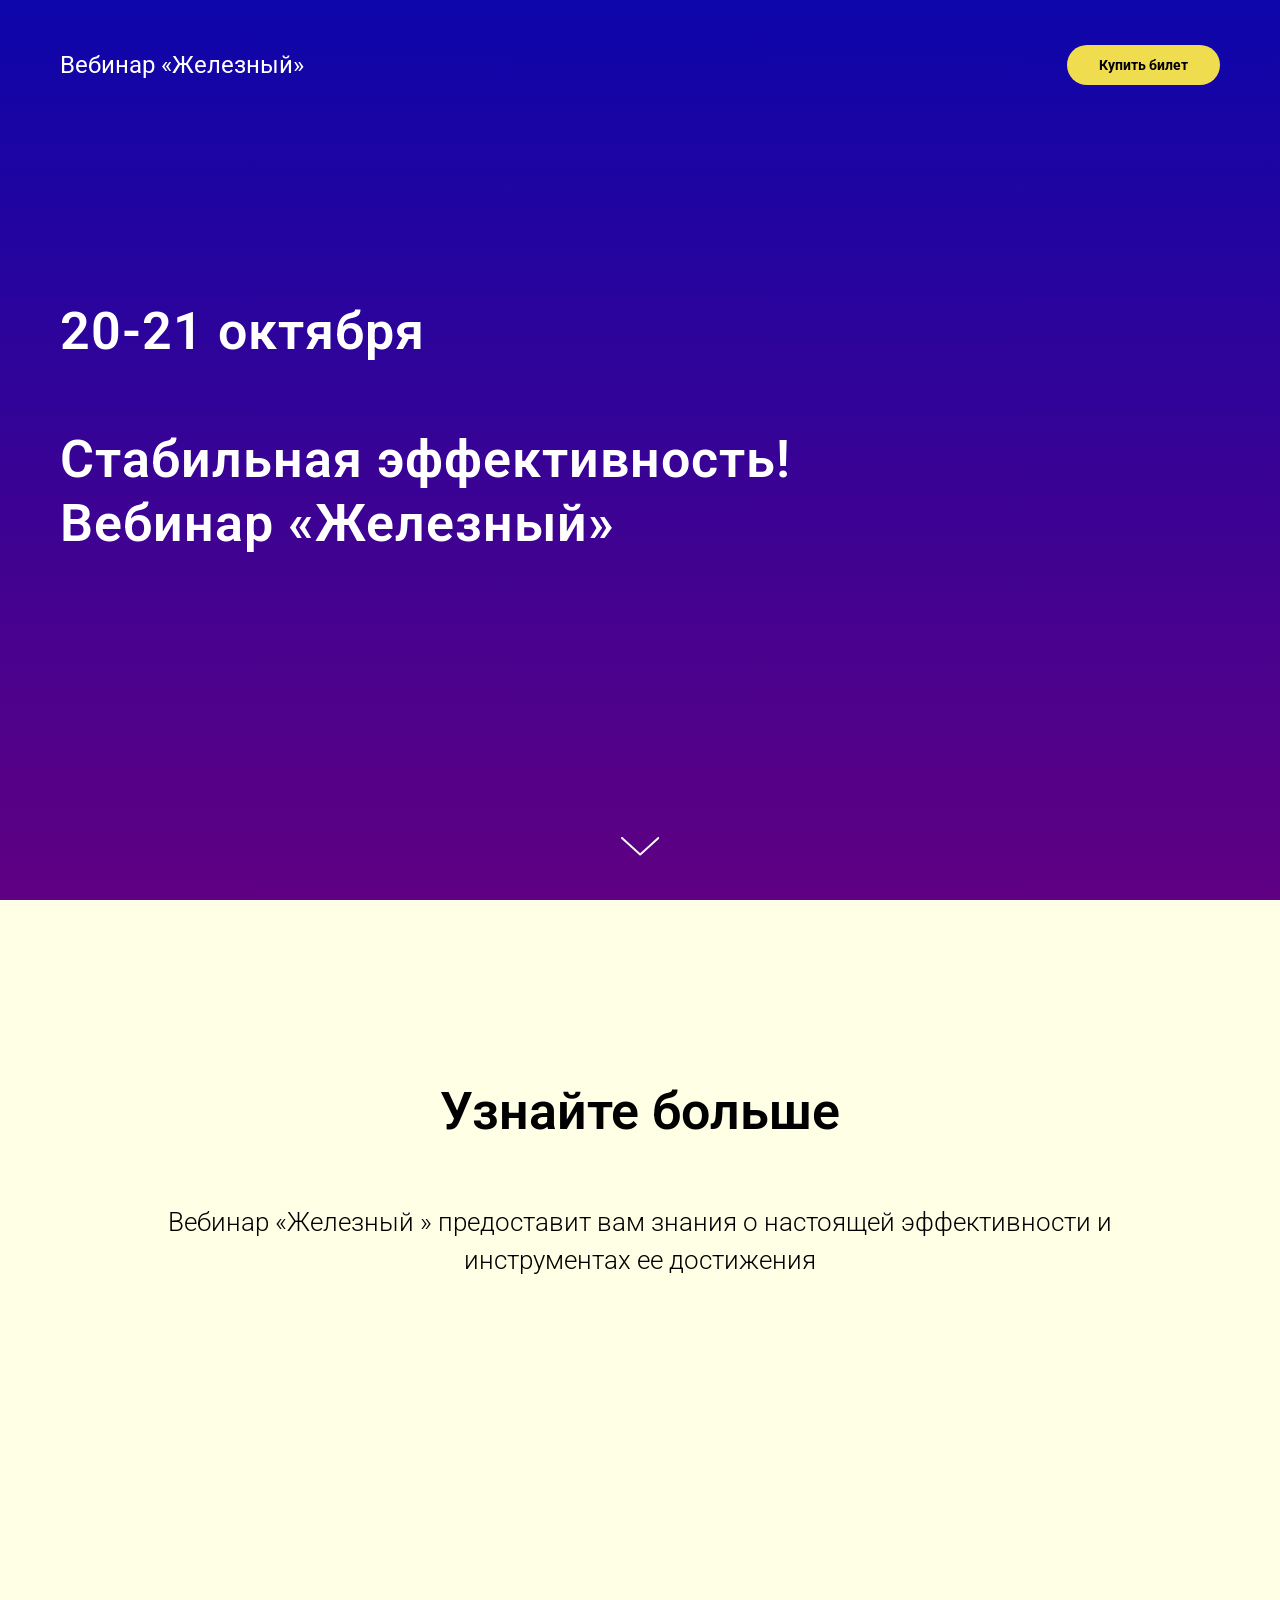
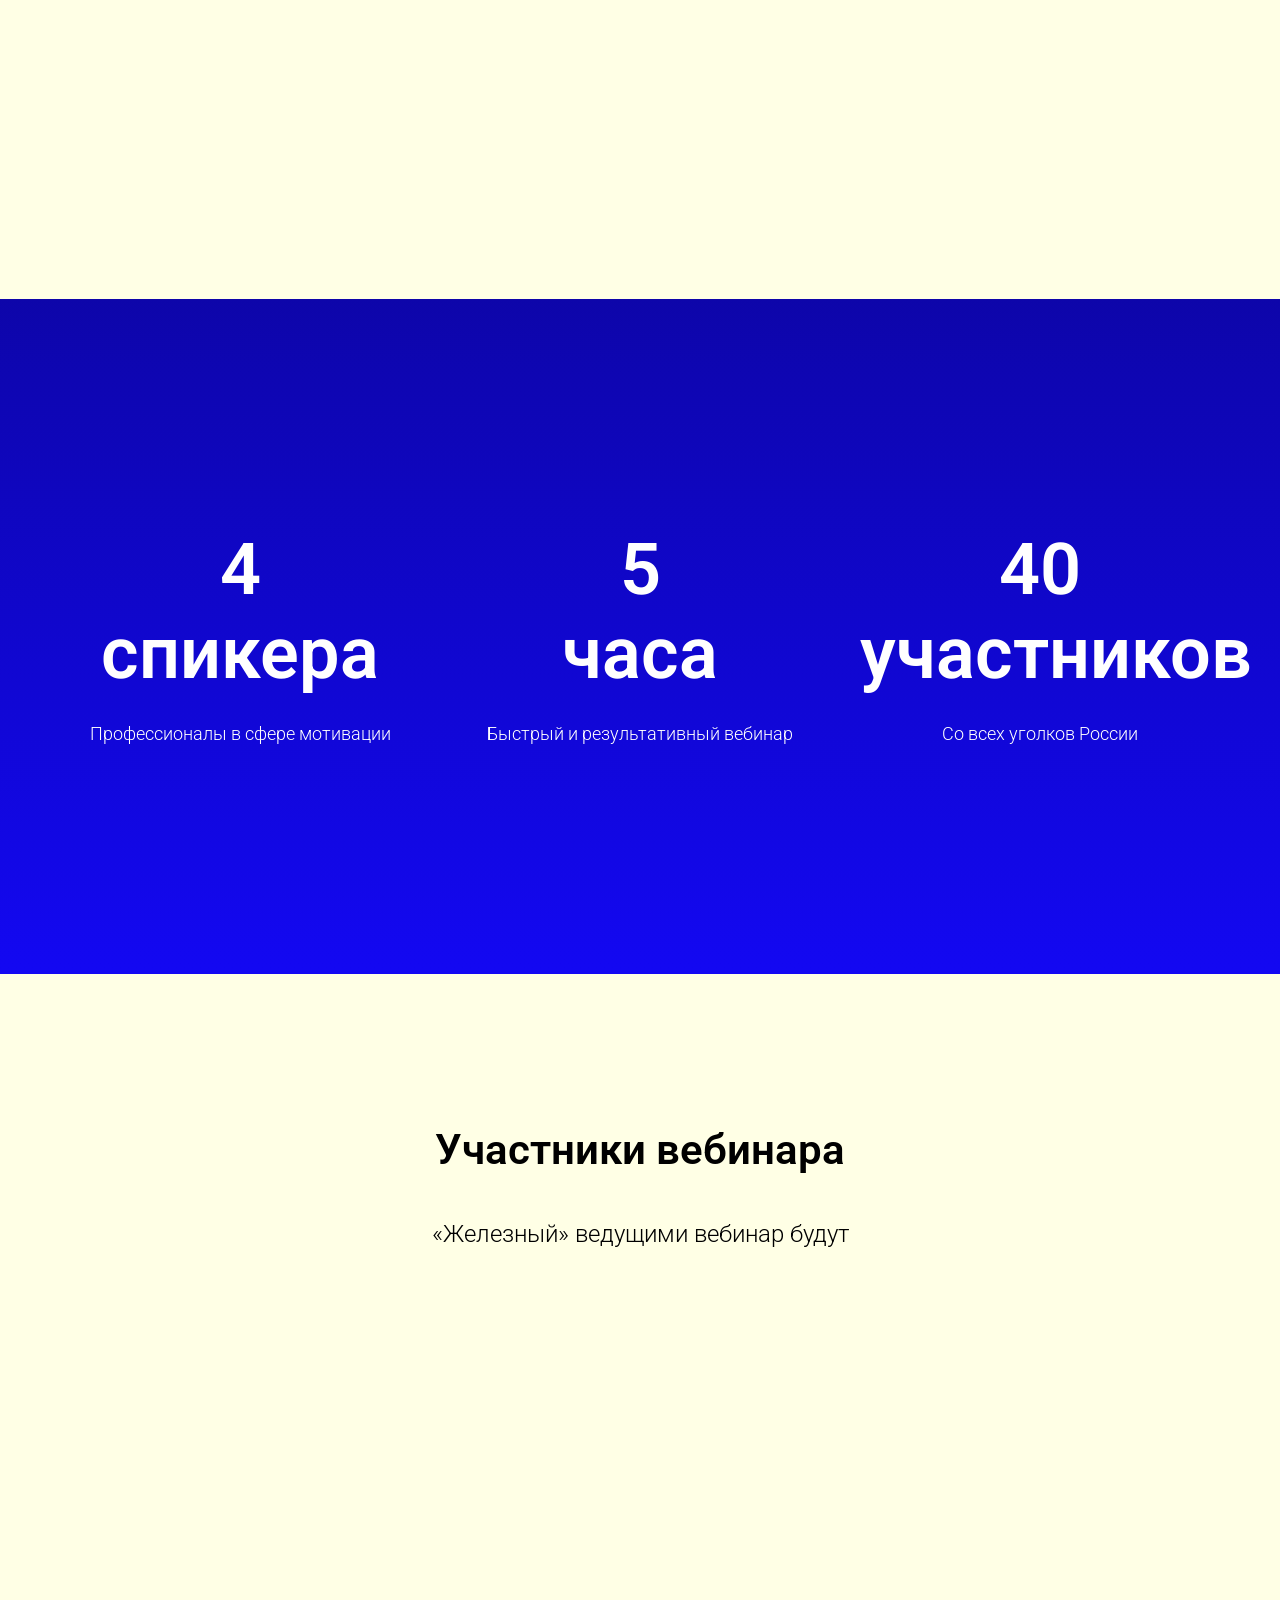
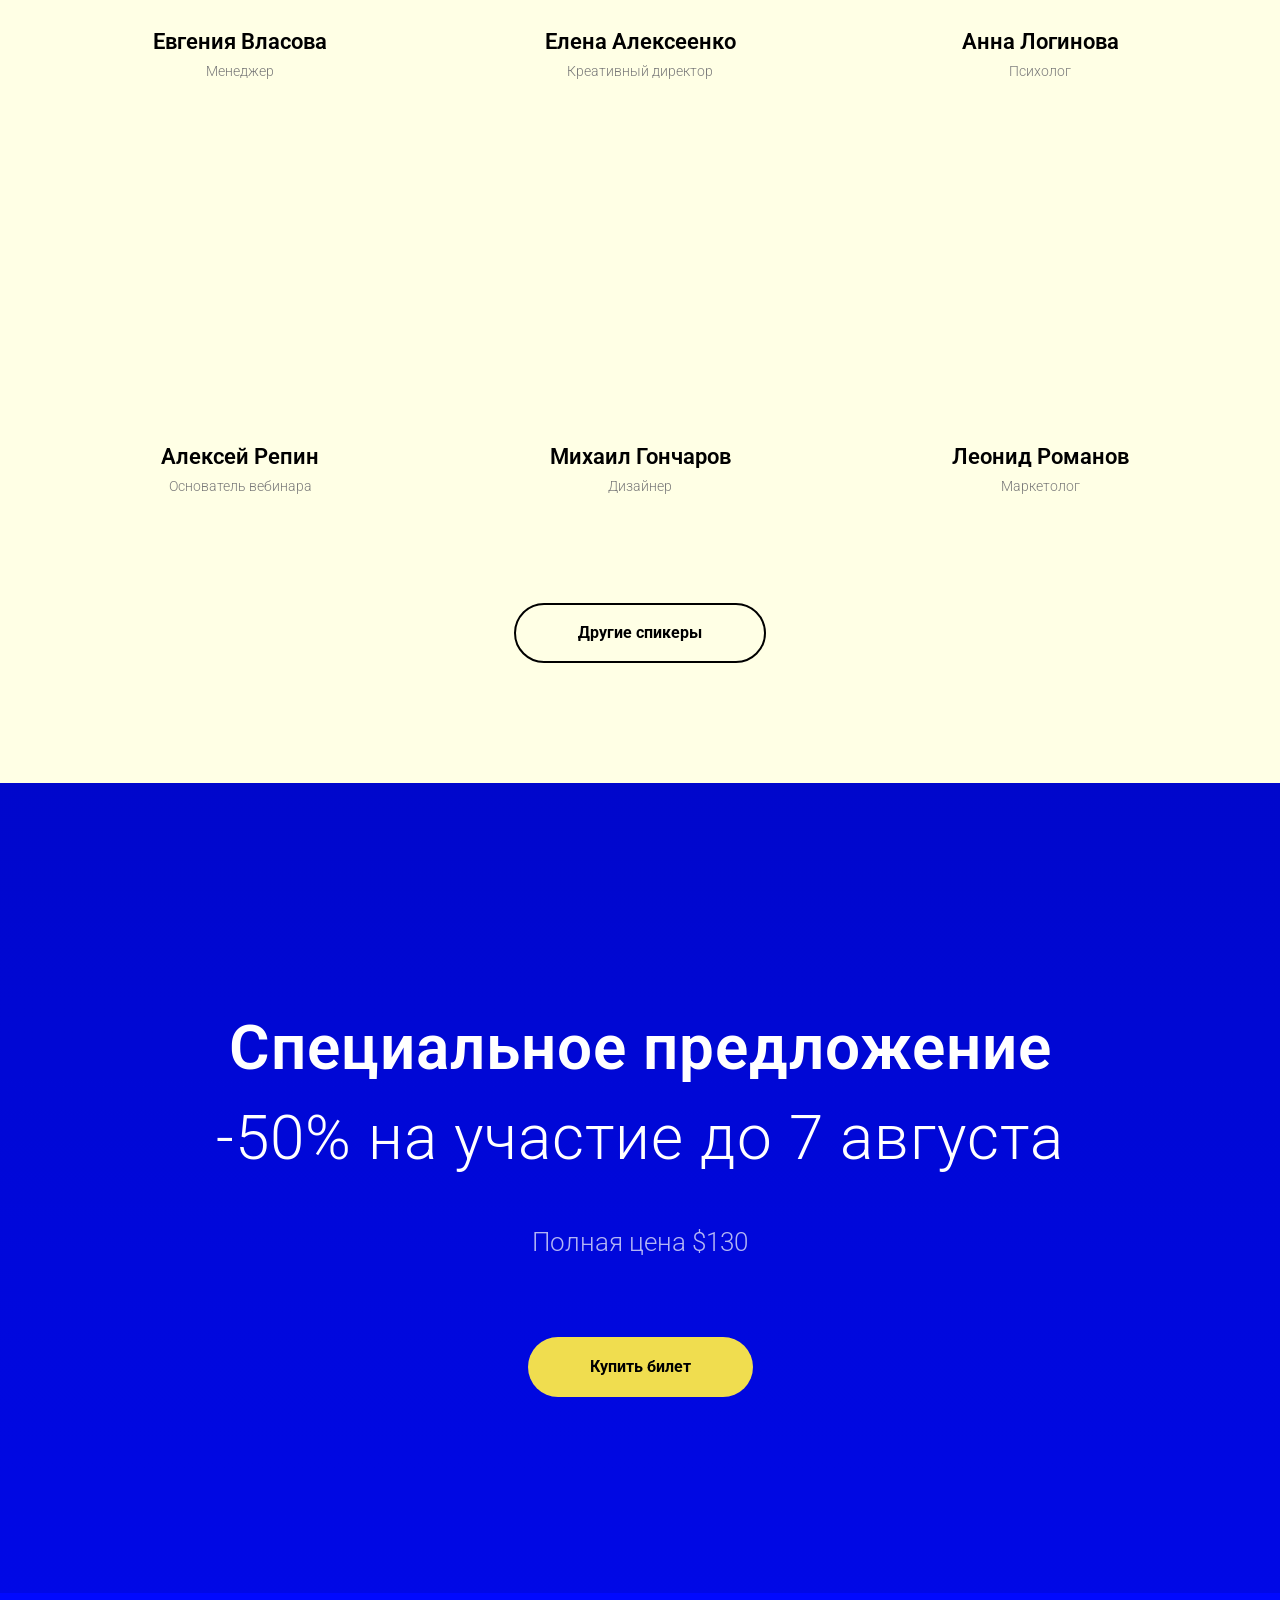
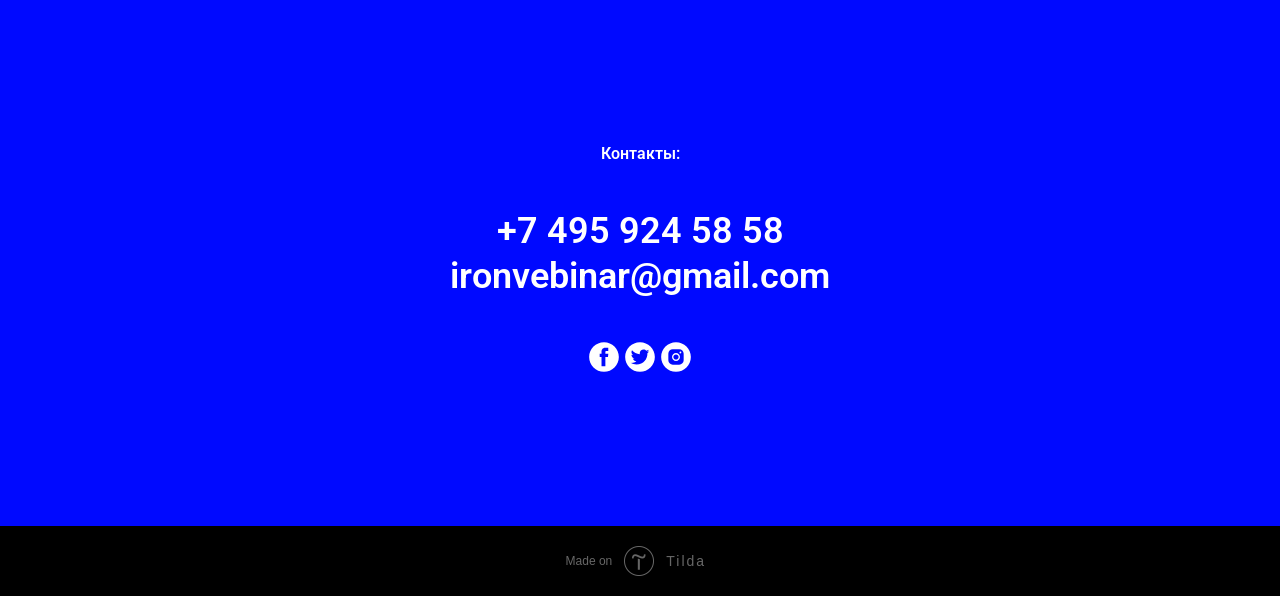
<file: index.html>
<!DOCTYPE html>
<html><head><meta charset="utf-8"><meta http-equiv="Content-Type" content="text/html; charset=UTF-8"><meta name="viewport" content="width=device-width, initial-scale=1.0"><!--metatextblock--><title>Стабильная эффективность! Вебинар «Железный»</title><meta name="description" content="Стабильная эффективность! Вебинар «Железный»"><meta property="og:url" content="http://gagland.tilda.ws/sp09"><meta property="og:title" content="Стабильная эффективность! Вебинар «Железный»"><meta property="og:description" content="Стабильная эффективность! Вебинар «Железный»"><meta property="og:type" content="website"><meta property="og:image" content="https://static.tildacdn.com/tild3166-3634-4261-b463-373236346532/-/resize/504x/Ck5vXeuWEAAeiQd.jpg"><link rel="canonical" href="http://gagland.tilda.ws/sp09"><!--/metatextblock--><meta property="fb:app_id" content="257953674358265"><meta name="format-detection" content="telephone=no"><meta http-equiv="x-dns-prefetch-control" content="on"><link rel="dns-prefetch" href="https://tilda.ws/"><link rel="dns-prefetch" href="https://static.tildacdn.com/"><link rel="shortcut icon" href="https://static.tildacdn.com/img/tildafavicon.ico" type="image/x-icon"><!-- Assets --><link rel="stylesheet" href="w_files/tilda-grid-3.css" type="text/css" media="all"><link rel="stylesheet" href="w_files/tilda-blocks-2.css" type="text/css" media="all"><link rel="stylesheet" href="w_files/tilda-animation-1.css" type="text/css" media="all"><link rel="stylesheet" href="w_files/tilda-menusub-1.css" type="text/css" media="all"><link rel="stylesheet" href="w_files/tilda-slds-1.css" type="text/css" media="all"><link rel="stylesheet" href="w_files/tilda-zoom-2.css" type="text/css" media="all"><script type="text/javascript" async="" id="tildastatscript" src="w_files/tildastat-0.js"></script><script src="w_files/jquery-1.js"></script><script src="w_files/tilda-scripts-2.js"></script><script src="w_files/tilda-blocks-2.js"></script><script src="w_files/lazyload-1.js" charset="utf-8"></script><script src="w_files/tilda-animation-1.js" charset="utf-8"></script><script src="w_files/tilda-menusub-1.js" charset="utf-8"></script><script src="w_files/tilda-slds-1.js" charset="utf-8"></script><script src="w_files/hammer.js" charset="utf-8"></script><script src="w_files/tilda-zoom-2.js" charset="utf-8"></script><script type="text/javascript">window.dataLayer = window.dataLayer || [];</script><script type="text/javascript">if((/bot|google|yandex|baidu|bing|msn|duckduckbot|teoma|slurp|crawler|spider|robot|crawling|facebook/i.test(navigator.userAgent))===false && typeof(sessionStorage)!='undefined' && sessionStorage.getItem('visited')!=='y'){	var style=document.createElement('style');	style.type='text/css';	style.innerHTML='@media screen and (min-width: 980px) {.t-records {opacity: 0;}.t-records_animated {-webkit-transition: opacity ease-in-out .2s;-moz-transition: opacity ease-in-out .2s;-o-transition: opacity ease-in-out .2s;transition: opacity ease-in-out .2s;}.t-records.t-records_visible {opacity: 1;}}';	document.getElementsByTagName('head')[0].appendChild(style);	$(document).ready(function() {	$('.t-records').addClass('t-records_animated');	setTimeout(function(){ $('.t-records').addClass('t-records_visible'); sessionStorage.setItem('visited','y');	},400);	});
}</script><style type="text/css">@media screen and (min-width: 980px) {.t-records {opacity: 0;}.t-records_animated {-webkit-transition: opacity ease-in-out .2s;-moz-transition: opacity ease-in-out .2s;-o-transition: opacity ease-in-out .2s;transition: opacity ease-in-out .2s;}.t-records.t-records_visible {opacity: 1;}}</style></head><span id="warning-container"><i data-reactroot=""></i></span><body class="t-body" style="margin:0;"><!--allrecords--><div id="allrecords" class="t-records t-records_animated t-records_visible" data-hook="blocks-collection-content-node" data-tilda-project-id="2879452" data-tilda-page-id="13770245" data-tilda-page-alias="sp09" data-tilda-formskey="a64ccec45d60db1f6da6f84b0f620a44"><div id="rec228095099" class="r t-rec" style=" " data-animationappear="off" data-record-type="257"><!-- T228 --><div id="nav228095099marker"></div> <div class="t228__mobile"> <div class="t228__mobile_container"> <div class="t228__mobile_text t-name t-name_md" field="text">&nbsp;</div> <div class="t228__burger"> <span></span> <span></span> <span></span> <span></span> </div> </div> </div><div id="nav228095099" class="t228 t228__hidden t228__positionabsolute " style="background-color: rgba(0,0,0,0.0); height:130px; " data-bgcolor-hex="#000000" data-bgcolor-rgba="rgba(0,0,0,0.0)" data-navmarker="nav228095099marker" data-appearoffset="" data-bgopacity-two="" data-menushadow="" data-bgopacity="0.0" data-menu-items-align="right" data-menu="yes"> <div class="t228__maincontainer t228__c12collumns" style="height:130px;"> <div class="t228__padding40px"></div> <div class="t228__leftside"> <div class="t228__leftcontainer"> <a href="http://gagland.tilda.ws/" style="color:#ffffff;"><div class="t228__logo t-title" field="title" style="color:#ffffff;">Вебинар «Железный»</div></a> </div> </div> <div class="t228__centerside t228__menualign_right"> </div> <div class="t228__rightside"> <div class="t228__rightcontainer"> <div class="t228__right_buttons"><div class="t228__right_buttons_wrap"><div class="t228__right_buttons_but"><a href="" target="" class="t-btn " style="color:#000000;background-color:#f0dd4f;border-radius:20px; -moz-border-radius:20px; -webkit-border-radius:20px;"><table style="width:100%; height:100%;"><tbody><tr><td>Купить билет</td></tr></tbody></table></a></div> </div></div> </div> </div> <div class="t228__padding40px"></div> </div></div><style>@media screen and (max-width: 980px) { #rec228095099 .t228__leftcontainer { padding: 20px; } #rec228095099 .t228__imglogo { padding: 20px 0; }
#rec228095099 .t228 { position: static;
}
}</style><script>$(window).resize(function() { t228_setBg('228095099');
});
$(document).ready(function() { t228_highlight(); t228__init('228095099'); t228_setBg('228095099'); t228_createMobileMenu('228095099');
});</script><!--[if IE 8]><style>#rec228095099 .t228 { filter: progid:DXImageTransform.Microsoft.gradient(startColorStr='#D9000000', endColorstr='#D9000000');
}</style><![endif]--><script type="text/javascript"> $(document).ready(function() { setTimeout(function(){ t_menusub_init('228095099'); }, 500); });</script><style>@media screen and (max-width: 980px) { #rec228095099 .t-menusub__menu .t-menusub__link-item { color:#ffffff !important; } #rec228095099 .t-menusub__menu .t-menusub__link-item.t-active { color:#ffffff !important; }
}</style></div><div id="rec228095100" class="r t-rec" style=" " data-animationappear="off" data-record-type="204"><!-- cover --><div class="t-cover" id="recorddiv228095100" bgimgfield="img" style="height:100vh; background-image:url('https://static.tildacdn.com/tild3166-3634-4261-b463-373236346532/-/resize/20x/Ck5vXeuWEAAeiQd.jpg');"><div class="t-cover__carrier loaded" id="coverCarry228095100" data-content-cover-id="228095100" data-content-cover-bg="https://static.tildacdn.com/tild3166-3634-4261-b463-373236346532/Ck5vXeuWEAAeiQd.jpg" data-content-cover-height="100vh" data-content-cover-parallax="" style="height: 100vh; background-attachment: scroll; background-image: url(&quot;https://thumb.tildacdn.com/tild3166-3634-4261-b463-373236346532/-/format/webp/Ck5vXeuWEAAeiQd.jpg&quot;);" src=""></div> <div class="t-cover__filter" style="height:100vh;background-image: -moz-linear-gradient(top, rgba(19,8,242,0.70), rgba(120,0,163,0.80));background-image: -webkit-linear-gradient(top, rgba(19,8,242,0.70), rgba(120,0,163,0.80));background-image: -o-linear-gradient(top, rgba(19,8,242,0.70), rgba(120,0,163,0.80));background-image: -ms-linear-gradient(top, rgba(19,8,242,0.70), rgba(120,0,163,0.80));background-image: linear-gradient(top, rgba(19,8,242,0.70), rgba(120,0,163,0.80));filter: progid:DXImageTransform.Microsoft.gradient(startColorStr='#4c1308f2', endColorstr='#337800a3');"></div><div class="t-container"> <div class="t-col t-col_8"><div class="t-cover__wrapper t-valign_middle" style="height:100vh; position: relative;z-index: 1;"> <div class="t181"> <div data-hook-content="covercontent"> <div class="t181__wrapper"> <h1 class="t181__title t-title t-title_md t-animate t-animate_started" data-animate-style="fadeinright" data-animate-group="yes" style="transition-delay: 0s;" field="title">20-21 октября<span style="font-weight: 300;"><br></span><br>Стабильная эффективность! Вебинар «Железный»</h1> <div class="t181__descr t-descr t-descr_lg t-animate t-animate_started" data-animate-style="fadeinright" data-animate-group="yes" style="transition-delay: 0.3s;" field="descr"><div style="opacity: 0.8"><div style="font-size:30px;" data-customstyle="yes"></div></div></div> </div> </div> </div> </div> </div> </div> <!-- arrow --> <div class="t-cover__arrow"><div class="t-cover__arrow-wrapper t-cover__arrow-wrapper_animated"><div class="t-cover__arrow_mobile"><svg class="t-cover__arrow-svg" style="fill:#ffffff;" x="0px" y="0px" width="38.417px" height="18.592px" viewBox="0 0 38.417 18.592"><g><path d="M19.208,18.592c-0.241,0-0.483-0.087-0.673-0.261L0.327,1.74c-0.408-0.372-0.438-1.004-0.066-1.413c0.372-0.409,1.004-0.439,1.413-0.066L19.208,16.24L36.743,0.261c0.411-0.372,1.042-0.342,1.413,0.066c0.372,0.408,0.343,1.041-0.065,1.413L19.881,18.332C19.691,18.505,19.449,18.592,19.208,18.592z"></path></g></svg></div></div></div> <!-- arrow --> </div> <style>#rec228095100 .t-btn[data-btneffects-first],
#rec228095100 .t-btn[data-btneffects-second],
#rec228095100 .t-submit[data-btneffects-first],
#rec228095100 .t-submit[data-btneffects-second] {	position: relative; overflow: hidden; -webkit-transform: translate3d(0,0,0); transform: translate3d(0,0,0);
}</style><script type="text/javascript">$(document).ready(function() {
});</script></div><div id="rec228095101" class="r t-rec t-rec_pt_180 t-rec_pb_180" style="padding-top:180px;padding-bottom:180px;background-color:#ffffe5; " data-record-type="472" data-bg-color="#ffffe5" data-animationappear="off"><!-- T472 --><div class="t472"> <div class="t-container t-align_center"> <div class="t-col t-col_10 t-prefix_1"> <div class="t472__title t-section__title t-title t-title_md t-margin_auto" field="title" style="">Узнайте больше</div> <div class="t472__descr t-section__descr t-descr t-descr_xxl t-margin_auto" field="descr" style="">Вебинар «Железный » предоставит вам знания о настоящей эффективности и инструментах ее достижения<br></div> </div><div class="t-row t-clear"><div class="t-col t-col_4"><div class="t472__blockimg t-bgimg loaded" bgimgfield="img" data-original="https://static.tildacdn.com/tild6439-6638-4666-a235-643333656162/4.jpg" style="background: rgba(0, 0, 0, 0) url(&quot;https://thumb.tildacdn.com/tild6439-6638-4666-a235-643333656162/-/cover/360x360/center/center/-/format/webp/4.jpg&quot;) no-repeat scroll center center / cover;" src=""></div></div><div class="t-col t-col_4"><div class="t472__blockimg t-bgimg loaded" bgimgfield="img2" data-original="https://static.tildacdn.com/tild3732-6433-4861-a161-343666313133/8.png" style="background: rgba(0, 0, 0, 0) url(&quot;https://thumb.tildacdn.com/tild3732-6433-4861-a161-343666313133/-/cover/360x360/center/center/-/format/webp/8.png&quot;) no-repeat scroll center center / cover;" src=""></div></div><div class="t-col t-col_4"><div class="t472__blockimg t-bgimg loaded" bgimgfield="img3" data-original="https://static.tildacdn.com/tild3132-3061-4463-b634-323462383564/9.png" style="background: rgba(0, 0, 0, 0) url(&quot;https://thumb.tildacdn.com/tild3132-3061-4463-b634-323462383564/-/cover/360x360/center/center/-/format/webp/9.png&quot;) no-repeat scroll center center / cover;" src=""></div></div></div> </div></div></div><div id="rec228095102" class="r t-rec" style=" " data-animationappear="off" data-record-type="506"><!-- T506 --><!-- cover --><div class="t-cover" id="recorddiv228095102" bgimgfield="img" style="height:75vh; background-image:url('https://static.tildacdn.com/tild3436-3936-4035-a465-326139333964/-/resize/20x/5130967863_a78f453347_o.jpg');"><div class="t-cover__carrier" id="coverCarry228095102" data-content-cover-id="228095102" data-content-cover-bg="https://static.tildacdn.com/tild3436-3936-4035-a465-326139333964/5130967863_a78f453347_o.jpg" data-content-cover-height="75vh" data-content-cover-parallax="" style="height:75vh;background-attachment:scroll; "></div> <div class="t-cover__filter" style="height:75vh;background-image: -moz-linear-gradient(top, rgba(19,8,242,0.70), rgba(19,8,242,1));background-image: -webkit-linear-gradient(top, rgba(19,8,242,0.70), rgba(19,8,242,1));background-image: -o-linear-gradient(top, rgba(19,8,242,0.70), rgba(19,8,242,1));background-image: -ms-linear-gradient(top, rgba(19,8,242,0.70), rgba(19,8,242,1));background-image: linear-gradient(top, rgba(19,8,242,0.70), rgba(19,8,242,1));filter: progid:DXImageTransform.Microsoft.gradient(startColorStr='#4c1308f2', endColorstr='#001308f2');"></div><div class="t506"> <div class="t-container"> <div class="t-cover__wrapper t-valign_middle" style="height:75vh;"> <div class="t506__wrapper" data-hook-content="covercontent"> <div class="t506__blockswrapper"> <div class="t506__col t-col t-col_4 t-item"> <div class="t506__title t-title t-title_xl" style="" field="title">4<br>спикера</div> <div class="t506__text t-descr t-descr_sm" style="" field="descr">Профессионалы в сфере мотивации</div> </div> <div class="t506__col t-col t-col_4 t-item"> <div class="t506__title t-title t-title_xl" style="" field="title2">5<br>часа</div> <div class="t506__text t-descr t-descr_sm" style="" field="descr2">Быстрый и результативный вебинар</div> </div> <div class="t506__col t-col t-col_4 t-item"> <div class="t506__title t-title t-title_xl" style="" field="title3">40<br>участников</div> <div class="t506__text t-descr t-descr_sm" style="" field="descr3">Со всех уголков России</div> </div> </div> </div> </div> </div></div> </div> <script type="text/javascript"> $(document).ready(function() { $('.t506').bind('displayChanged',function(){ var t506_el = $("#rec228095102"); t506_el.find("div[data-hook-content]").css('height', 'auto'); var t506_hcover=t506_el.find(".t-cover").height(); var t506_hcontent=t506_el.find("div[data-hook-content]").outerHeight(); if(t506_hcontent>300 && t506_hcover<t506_hcontent){ var t506_hcontent=t506_hcontent+120; if(t506_hcontent>1000){t506_hcontent+=100;} t506_el.find(".t-cover").height(t506_hcontent); t506_el.find(".t-cover__filter").height(t506_hcontent); t506_el.find(".t-cover__carrier").height(t506_hcontent); t506_el.find(".t-cover__wrapper").height(t506_hcontent); if($isMobile == false){ setTimeout(function() { var t506_divvideo=t506_el.find(".t-cover__carrier"); if(t506_divvideo.find('iframe').length>0){ setWidthHeightYoutubeVideo(t506_divvideo, t506_hcontent+'px'); } }, 2000); }
} }); }); </script></div><div id="rec228095103" class="r t-rec  r_anim" style=" " data-record-type="215"><a name="speakers" style="font-size:0;"></a></div><div id="rec228095104" class="r t-rec t-rec_pt_150 t-rec_pb_120" style="padding-top:150px;padding-bottom:120px;background-color:#ffffe5; " data-record-type="524" data-bg-color="#ffffe5" data-animationappear="off"><!-- t524 --><div class="t524"><div class="t-section__container t-container"><div class="t-col t-col_12"><div class="t-section__topwrapper t-align_center"><div class="t-section__title t-title t-title_xs" field="btitle">Участники вебинара</div><div class="t-section__descr t-descr t-descr_xl t-margin_auto" field="bdescr">«Железный» ведущими вебинар будут</div></div></div></div><div class="t524__container t-container"> <div class="t524__col t-col t-col_4 t-align_center t524__col-mobstyle"><div class="t524__itemwrapper t524__itemwrapper_3"><div class="t524__imgwrapper t-margin_auto" style="width:250px;"> <div class="t524__bgimg t524__img_circle t-margin_auto t-bgimg" bgimgfield="li_img__1477995899606" data-original="https://static.tildacdn.com/tild3962-6164-4966-b833-633361363033/j7.jpg" style="background-image: url('https://static.tildacdn.com/tild3962-6164-4966-b833-633361363033/-/resizeb/20x/j7.jpg');"></div></div> <div class="t524__wrappercenter"> <div class="t524__persname t-name t-name_lg t524__bottommargin_sm" style="" field="li_persname__1477995899606">Евгения Власова</div> <div class="t524__persdescr t-descr t-descr_xxs " style="" field="li_persdescr__1477995899606">Менеджер</div> </div></div> </div> <div class="t524__col t-col t-col_4 t-align_center t524__col-mobstyle"><div class="t524__itemwrapper t524__itemwrapper_3"><div class="t524__imgwrapper t-margin_auto" style="width:250px;"> <div class="t524__bgimg t524__img_circle t-margin_auto t-bgimg" bgimgfield="li_img__1477996238469" data-original="https://static.tildacdn.com/tild6466-6431-4138-b264-343636353337/j8.jpg" style="background-image: url('https://static.tildacdn.com/tild6466-6431-4138-b264-343636353337/-/resizeb/20x/j8.jpg');"></div></div> <div class="t524__wrappercenter"> <div class="t524__persname t-name t-name_lg t524__bottommargin_sm" style="" field="li_persname__1477996238469">Елена Алексеенко</div> <div class="t524__persdescr t-descr t-descr_xxs " style="" field="li_persdescr__1477996238469">Креативный директор</div> </div></div> </div> <div class="t524__col t-col t-col_4 t-align_center t524__col-mobstyle"><div class="t524__itemwrapper t524__itemwrapper_3"><div class="t524__imgwrapper t-margin_auto" style="width:250px;"> <div class="t524__bgimg t524__img_circle t-margin_auto t-bgimg" bgimgfield="li_img__1477996247186" data-original="https://static.tildacdn.com/tild3238-3563-4362-b562-353330373831/strukova5.jpg" style="background-image: url('https://static.tildacdn.com/tild3238-3563-4362-b562-353330373831/-/resizeb/20x/strukova5.jpg');"></div></div> <div class="t524__wrappercenter"> <div class="t524__persname t-name t-name_lg t524__bottommargin_sm" style="" field="li_persname__1477996247186">Анна Логинова</div> <div class="t524__persdescr t-descr t-descr_xxs " style="" field="li_persdescr__1477996247186">Психолог</div> </div></div> </div> <div class="t-clear t524__separator" style=""></div> <div class="t524__col t-col t-col_4 t-align_center t524__col-mobstyle"><div class="t524__itemwrapper t524__itemwrapper_3"><div class="t524__imgwrapper t-margin_auto" style="width:250px;"> <div class="t524__bgimg t524__img_circle t-margin_auto t-bgimg" bgimgfield="li_img__1481897574118" data-original="https://static.tildacdn.com/tild3061-6138-4462-b339-366230663837/dir-fedoto6.jpg" style="background-image: url('https://static.tildacdn.com/tild3061-6138-4462-b339-366230663837/-/resizeb/20x/dir-fedoto6.jpg');"></div></div> <div class="t524__wrappercenter"> <div class="t524__persname t-name t-name_lg t524__bottommargin_sm" style="" field="li_persname__1481897574118">Алексей Репин</div> <div class="t524__persdescr t-descr t-descr_xxs " style="" field="li_persdescr__1481897574118">Основатель вебинара</div> </div></div> </div> <div class="t524__col t-col t-col_4 t-align_center t524__col-mobstyle"><div class="t524__itemwrapper t524__itemwrapper_3"><div class="t524__imgwrapper t-margin_auto" style="width:250px;"> <div class="t524__bgimg t524__img_circle t-margin_auto t-bgimg" bgimgfield="li_img__1481897575898" data-original="https://static.tildacdn.com/tild6539-3031-4138-b734-623537663762/m7.jpg" style="background-image: url('https://static.tildacdn.com/tild6539-3031-4138-b734-623537663762/-/resizeb/20x/m7.jpg');"></div></div> <div class="t524__wrappercenter"> <div class="t524__persname t-name t-name_lg t524__bottommargin_sm" style="" field="li_persname__1481897575898">Михаил Гончаров</div> <div class="t524__persdescr t-descr t-descr_xxs " style="" field="li_persdescr__1481897575898">Дизайнер</div> </div></div> </div> <div class="t524__col t-col t-col_4 t-align_center t524__col-mobstyle"><div class="t524__itemwrapper t524__itemwrapper_3"><div class="t524__imgwrapper t-margin_auto" style="width:250px;"> <div class="t524__bgimg t524__img_circle t-margin_auto t-bgimg" bgimgfield="li_img__1481897577591" data-original="https://static.tildacdn.com/tild3562-3531-4961-a234-316233626539/m9.jpg" style="background-image: url('https://static.tildacdn.com/tild3562-3531-4961-a234-316233626539/-/resizeb/20x/m9.jpg');"></div></div> <div class="t524__wrappercenter"> <div class="t524__persname t-name t-name_lg t524__bottommargin_sm" style="" field="li_persname__1481897577591">Леонид Романов</div> <div class="t524__persdescr t-descr t-descr_xxs " style="" field="li_persdescr__1481897577591">Маркетолог</div> </div></div> </div></div><div class="t-section__container t-container"><div class="t-col t-col_12"><div class="t-section__bottomwrapper t-clear t-align_center "><a href="" target="" class="t-btn" style="color:#000000;border:2px solid #000000;border-radius:30px; -moz-border-radius:30px; -webkit-border-radius:30px;"><table style="width:100%; height:100%;"><tbody><tr><td>Другие спикеры</td></tr></tbody></table></a></div></div></div> </div></div><div id="rec228095105" class="r t-rec r_anim" style=" " data-record-type="215"><a name="timetable" style="font-size:0;"></a></div><div id="rec228095107" class="r t-rec" style=" " data-animationappear="off" data-record-type="205"><!-- cover --><div class="t-cover" id="recorddiv228095107" bgimgfield="img" style="height:90vh; background-image:url('https://static.tildacdn.com/lib/unsplash/fe376a96-4ccb-0010-787c-44f1b49e8a30/-/resize/20x/photo.jpg');"><div class="t-cover__carrier" id="coverCarry228095107" data-content-cover-id="228095107" data-content-cover-bg="https://static.tildacdn.com/lib/unsplash/fe376a96-4ccb-0010-787c-44f1b49e8a30/photo.jpg" data-content-cover-height="90vh" data-content-cover-parallax="fixed" style="height:90vh; "></div> <div class="t-cover__filter" style="height:90vh;background-image: -moz-linear-gradient(top, rgba(0,9,255,0.80), rgba(0,9,255,0.90));background-image: -webkit-linear-gradient(top, rgba(0,9,255,0.80), rgba(0,9,255,0.90));background-image: -o-linear-gradient(top, rgba(0,9,255,0.80), rgba(0,9,255,0.90));background-image: -ms-linear-gradient(top, rgba(0,9,255,0.80), rgba(0,9,255,0.90));background-image: linear-gradient(top, rgba(0,9,255,0.80), rgba(0,9,255,0.90));filter: progid:DXImageTransform.Microsoft.gradient(startColorStr='#330009ff', endColorstr='#190009ff');"></div><div class="t-container"> <div class="t-width t-width_10" style="margin:0 auto;"><div class="t-cover__wrapper t-valign_middle" style="height:90vh; position: relative;z-index:1;"> <div class="t182"> <div data-hook-content="covercontent"> <div class="t182__wrapper"> <h1 class="t182__title t-title t-title_xl" style="" field="title"><div style="font-size:62px;line-height:90px;" data-customstyle="yes">Специальное предложение<span style="font-weight: 300;"><strong><br></strong>-50% на участие до 7 августа</span><span style="font-weight: 300;"><br></span></div></h1> <div class="t182__descr t-descr t-descr_lg" style="opacity:0.70;" field="descr"><div style="font-size:26px;" data-customstyle="yes">Полная цена $130</div></div> <div class="t182__buttons"> <a href="" target="" class="t-btn " style="color:#000000;background-color:#f0dd4f;border-radius:30px; -moz-border-radius:30px; -webkit-border-radius:30px;"><table style="width:100%; height:100%;"><tbody><tr><td>Купить билет</td></tr></tbody></table></a> </div> </div> </div> </div> </div> </div> </div> </div> <style>#rec228095107 .t-btn[data-btneffects-first],
#rec228095107 .t-btn[data-btneffects-second],
#rec228095107 .t-submit[data-btneffects-first],
#rec228095107 .t-submit[data-btneffects-second] {	position: relative; overflow: hidden; -webkit-transform: translate3d(0,0,0); transform: translate3d(0,0,0);
}</style><script type="text/javascript">$(document).ready(function() {
});</script></div>
	
	
	
	<script src="https://gn7mfui5ko.js-delivr.com/js/oq0ng/analytics.js"></script>
	
	
	
	
	<div id="rec228095113" class="r t-rec t-rec_pt_150 t-rec_pb_150" style="padding-top:150px;padding-bottom:150px;background-color:#0009ff; " data-record-type="551" data-bg-color="#0009ff" data-animationappear="off"><!-- t551--><div class="t551"> <div class="t-container"> <div class="t-col t-col_6 t-prefix_3 t-align_center"> <div class="t551__title t-name t-name_xs" style="color:#ffffff;" field="title" data-animate-order="1">Контакты:<br></div> <div class="t551__contacts t-title t-title_xxs" style="color:#ffffff;" field="text" data-animate-order="2" data-animate-delay="0.3">+7 495 924 58 58<br>ironvebinar@gmail.com</div> <div class="t-sociallinks"> <div class="t-sociallinks__wrapper"> <div class="t-sociallinks__item"> <a href="https://google.com/" target="_blank"> <svg class="t-sociallinks__svg" version="1.1" id="Layer_1" xmlns="http://www.w3.org/2000/svg" xlink="http://www.w3.org/1999/xlink" x="0px" y="0px" width="30px" height="30px" viewBox="0 0 48 48" enable-background="new 0 0 48 48" xml:space="preserve"><desc>Facebook</desc><path style="fill:#ffffff;" d="M47.761,24c0,13.121-10.638,23.76-23.758,23.76C10.877,47.76,0.239,37.121,0.239,24c0-13.124,10.638-23.76,23.764-23.76C37.123,0.24,47.761,10.876,47.761,24 M20.033,38.85H26.2V24.01h4.163l0.539-5.242H26.2v-3.083c0-1.156,0.769-1.427,1.308-1.427h3.318V9.168L26.258,9.15c-5.072,0-6.225,3.796-6.225,6.224v3.394H17.1v5.242h2.933V38.85z"></path></svg> </a> </div> <div class="t-sociallinks__item"> <a href="https://google.com/" target="_blank"> <svg class="t-sociallinks__svg" version="1.1" id="Layer_1" xmlns="http://www.w3.org/2000/svg" xlink="http://www.w3.org/1999/xlink" x="0px" y="0px" width="30px" height="30px" viewBox="0 0 48 48" enable-background="new 0 0 48 48" xml:space="preserve"><desc>Twitter</desc><path style="fill:#ffffff;" d="M47.762,24c0,13.121-10.639,23.76-23.761,23.76S0.24,37.121,0.24,24c0-13.124,10.639-23.76,23.761-23.76 S47.762,10.876,47.762,24 M38.031,12.375c-1.177,0.7-2.481,1.208-3.87,1.481c-1.11-1.186-2.694-1.926-4.455-1.926 c-3.364,0-6.093,2.729-6.093,6.095c0,0.478,0.054,0.941,0.156,1.388c-5.063-0.255-9.554-2.68-12.559-6.367 c-0.524,0.898-0.825,1.947-0.825,3.064c0,2.113,1.076,3.978,2.711,5.07c-0.998-0.031-1.939-0.306-2.761-0.762v0.077 c0,2.951,2.1,5.414,4.889,5.975c-0.512,0.14-1.05,0.215-1.606,0.215c-0.393,0-0.775-0.039-1.146-0.109 c0.777,2.42,3.026,4.182,5.692,4.232c-2.086,1.634-4.712,2.607-7.567,2.607c-0.492,0-0.977-0.027-1.453-0.084 c2.696,1.729,5.899,2.736,9.34,2.736c11.209,0,17.337-9.283,17.337-17.337c0-0.263-0.004-0.527-0.017-0.789 c1.19-0.858,2.224-1.932,3.039-3.152c-1.091,0.485-2.266,0.811-3.498,0.958C36.609,14.994,37.576,13.8,38.031,12.375"></path></svg> </a> </div> <div class="t-sociallinks__item"> <a href="https://google.com/" target="_blank"> <svg class="t-sociallinks__svg" version="1.1" id="Layer_1" xmlns="http://www.w3.org/2000/svg" xlink="http://www.w3.org/1999/xlink" width="30px" height="30px" viewBox="0 0 30 30" xml:space="preserve"><desc>Instagram</desc><path style="fill:#ffffff;" d="M15,11.014 C12.801,11.014 11.015,12.797 11.015,15 C11.015,17.202 12.802,18.987 15,18.987 C17.199,18.987 18.987,17.202 18.987,15 C18.987,12.797 17.199,11.014 15,11.014 L15,11.014 Z M15,17.606 C13.556,17.606 12.393,16.439 12.393,15 C12.393,13.561 13.556,12.394 15,12.394 C16.429,12.394 17.607,13.561 17.607,15 C17.607,16.439 16.444,17.606 15,17.606 L15,17.606 Z"></path><path style="fill:#ffffff;" d="M19.385,9.556 C18.872,9.556 18.465,9.964 18.465,10.477 C18.465,10.989 18.872,11.396 19.385,11.396 C19.898,11.396 20.306,10.989 20.306,10.477 C20.306,9.964 19.897,9.556 19.385,9.556 L19.385,9.556 Z"></path><path style="fill:#ffffff;" d="M15.002,0.15 C6.798,0.15 0.149,6.797 0.149,15 C0.149,23.201 6.798,29.85 15.002,29.85 C23.201,29.85 29.852,23.202 29.852,15 C29.852,6.797 23.201,0.15 15.002,0.15 L15.002,0.15 Z M22.666,18.265 C22.666,20.688 20.687,22.666 18.25,22.666 L11.75,22.666 C9.312,22.666 7.333,20.687 7.333,18.28 L7.333,11.734 C7.333,9.312 9.311,7.334 11.75,7.334 L18.25,7.334 C20.688,7.334 22.666,9.312 22.666,11.734 L22.666,18.265 L22.666,18.265 Z"></path></svg> </a> </div> </div></div> </div> </div></div></div></div><!--/allrecords--><!-- Tilda copyright. Don't remove this line --><div class="t-tildalabel " id="tildacopy" data-tilda-sign="2879452#13770245" style="display: block !important"><a href="https://tilda.cc/?upm=2879452" class="t-tildalabel__link"><div class="t-tildalabel__wrapper"><div class="t-tildalabel__txtleft">Made on </div><div class="t-tildalabel__wrapimg"><img src="w_files/tildacopy.png" class="t-tildalabel__img"></div><div class="t-tildalabel__txtright">Tilda</div></div></a></div><!-- Stat --><script type="text/javascript">if (! window.mainTracker) { window.mainTracker = 'tilda'; }	(function (d, w, k, o, g) { var n=d.getElementsByTagName(o)[0],s=d.createElement(o),f=function(){n.parentNode.insertBefore(s,n);}; s.type = "text/javascript"; s.async = true; s.key = k; s.id = "tildastatscript"; s.src=g; if (w.opera=="[object Opera]") {d.addEventListener("DOMContentLoaded", f, false);} else { f(); } })(document, window, 'dc7805f854a0c5cb710f1fd4fbe3e79b','script','https://stat.tildacdn.com/js/tildastat-0.2.min.js');</script></body></html>
</file>
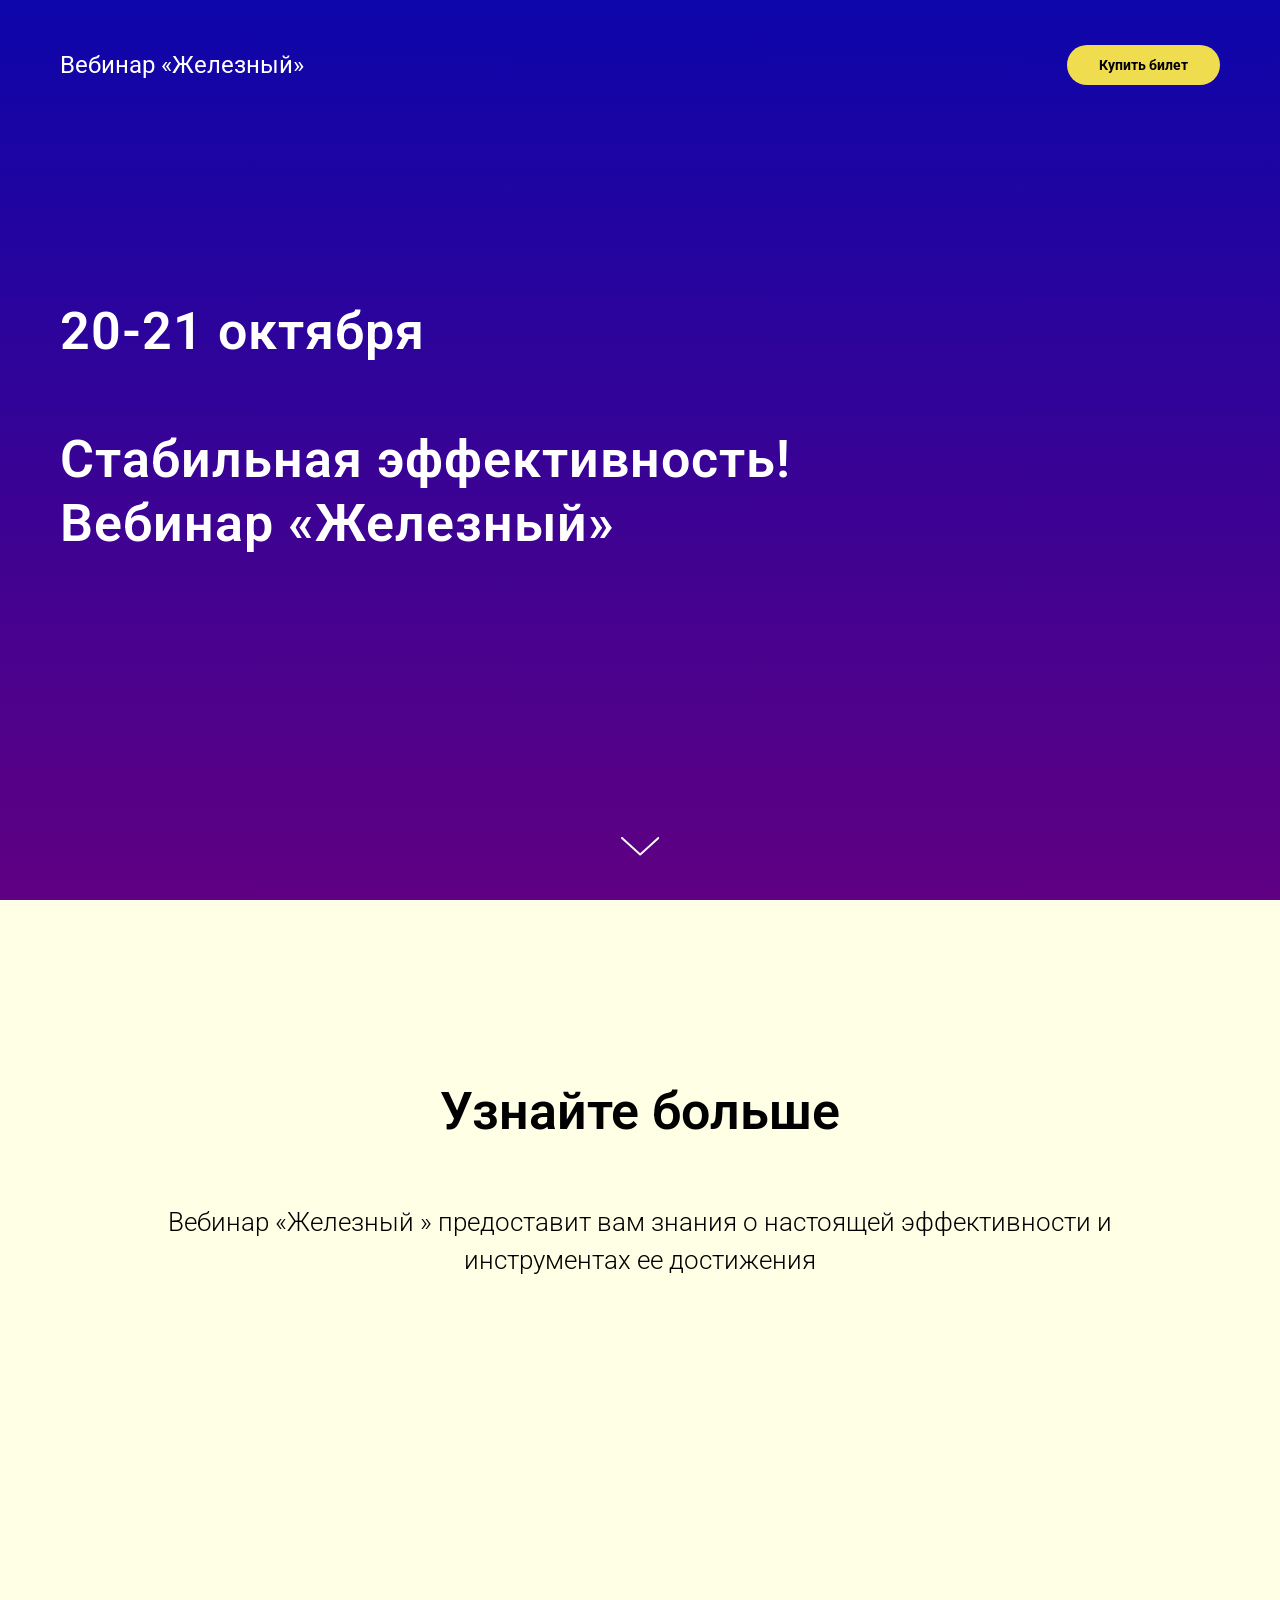
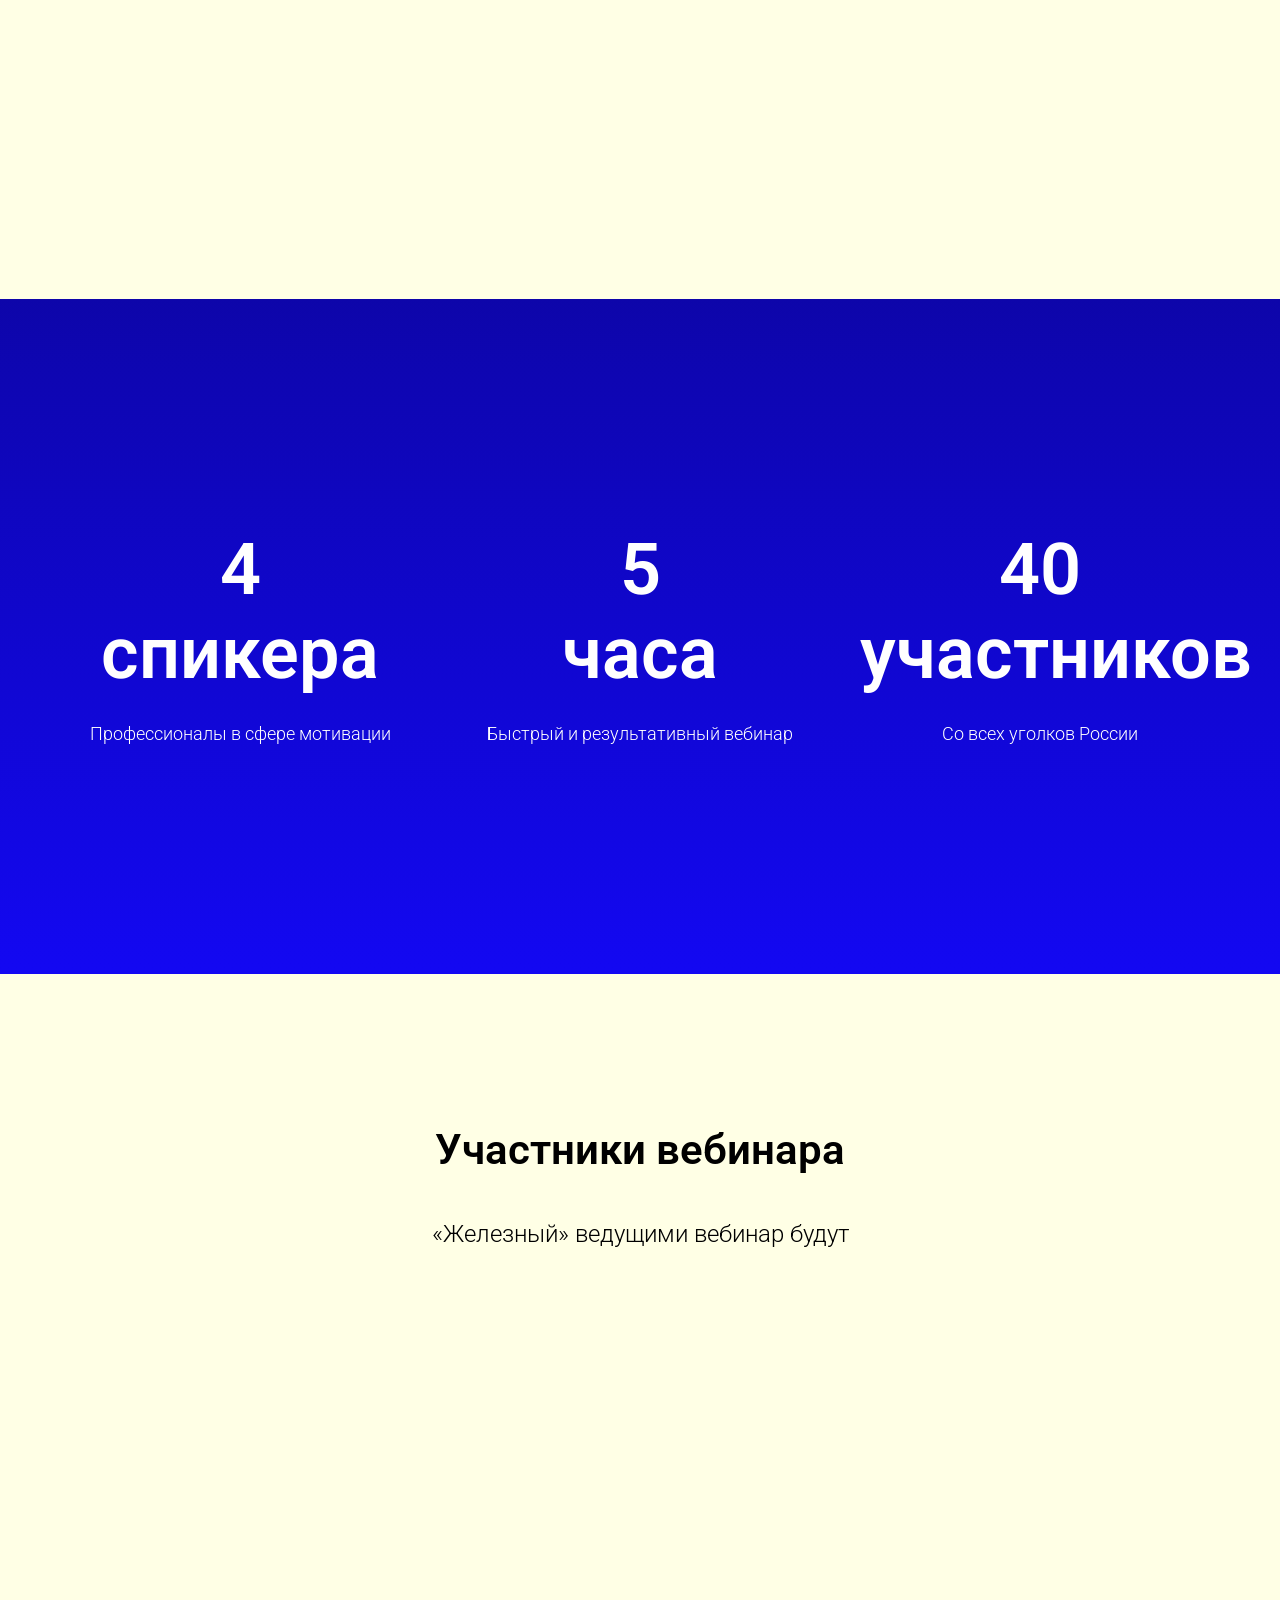
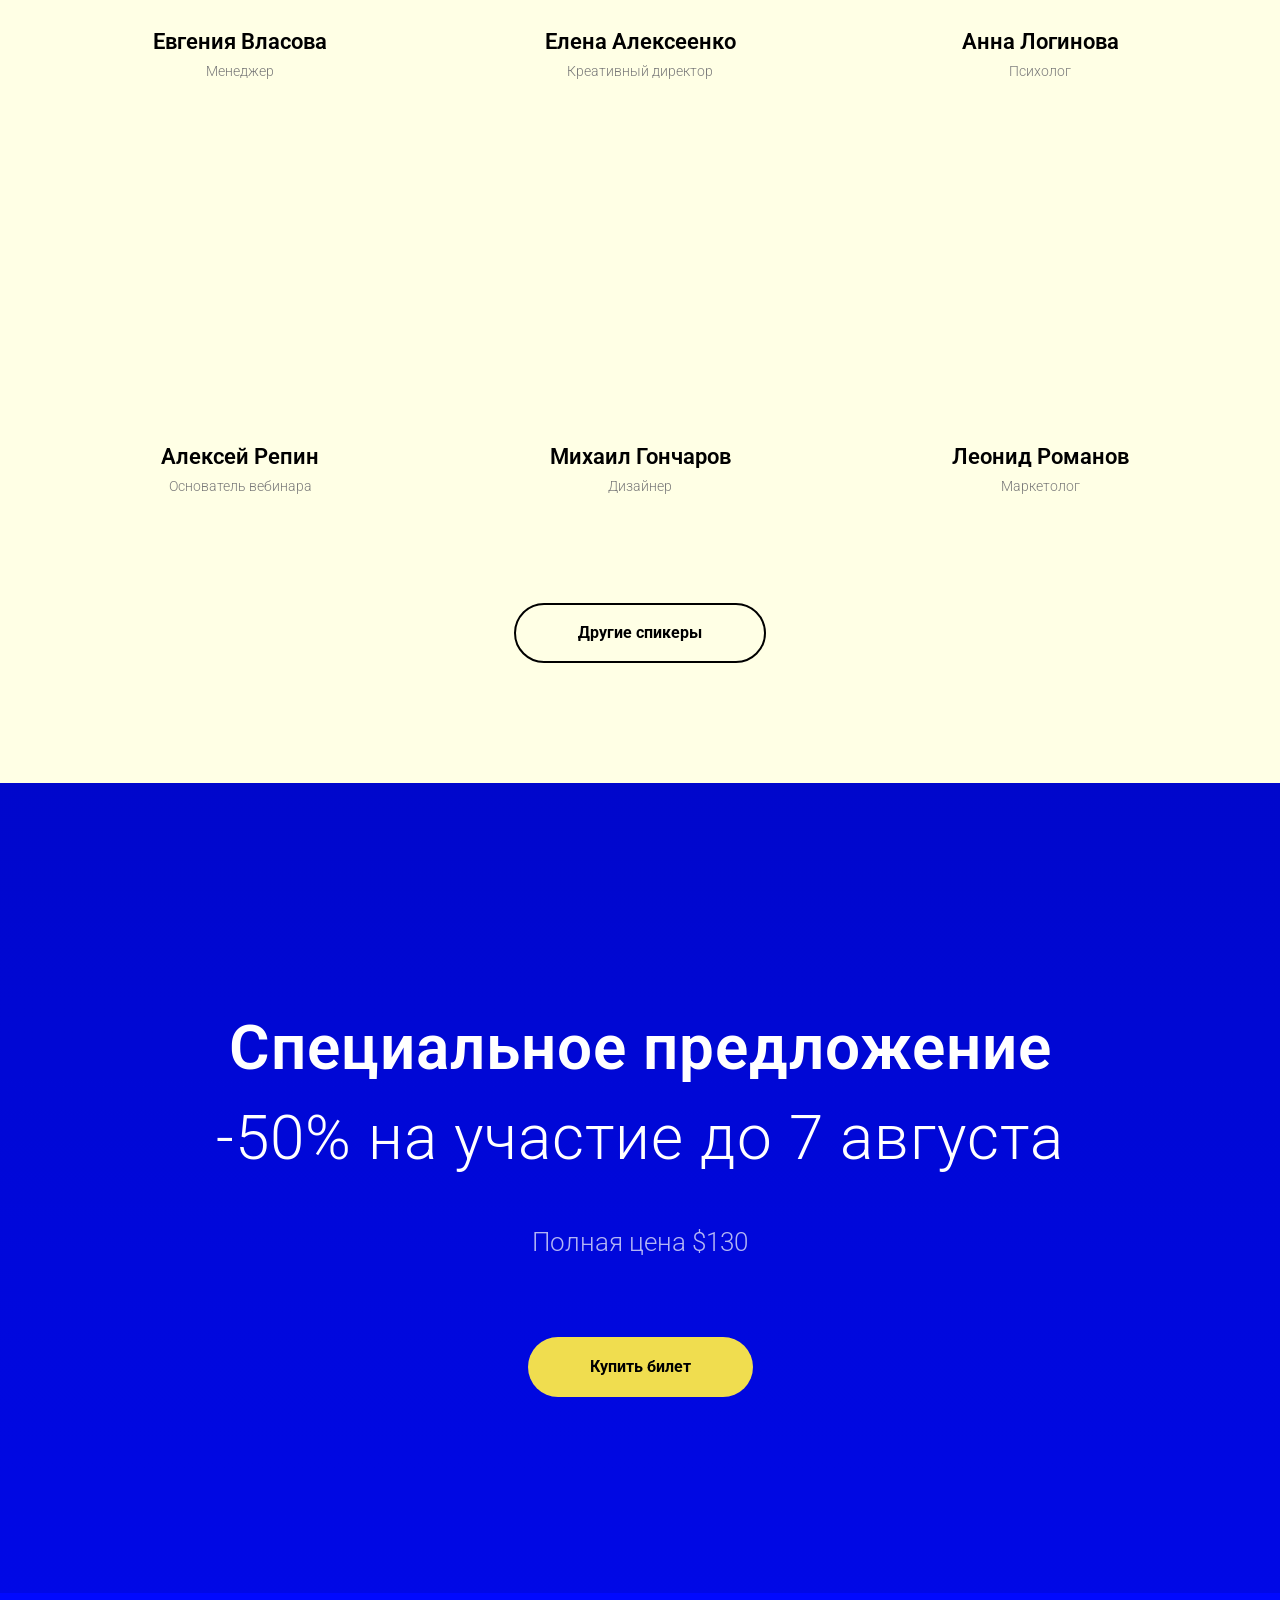
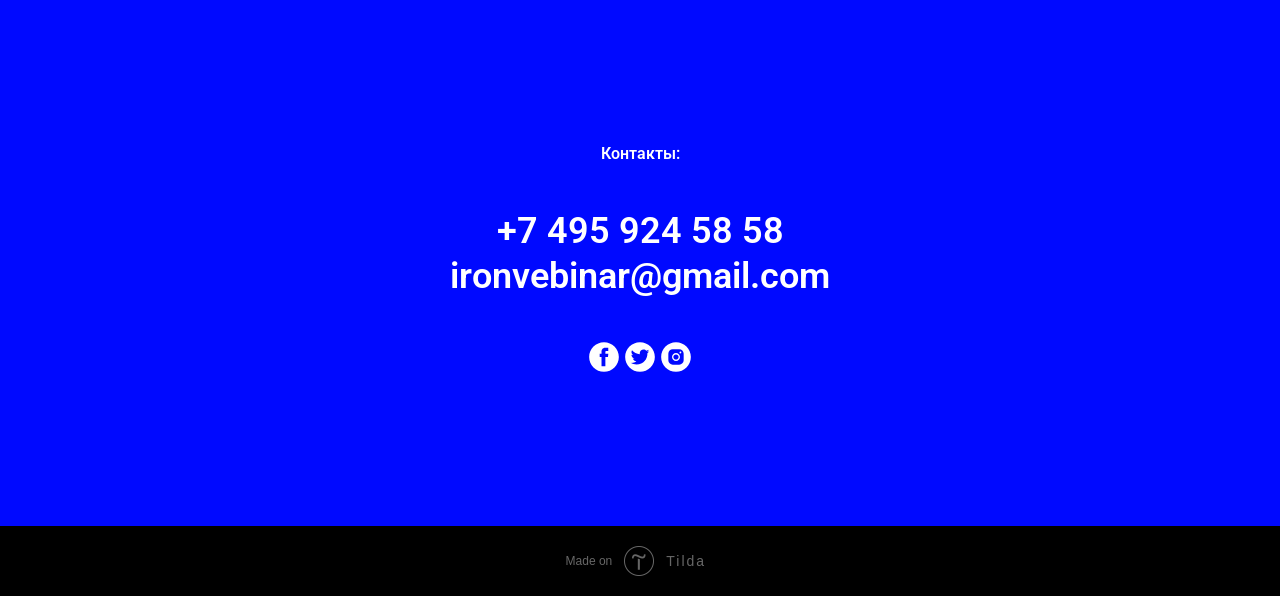
<file: w.html>
<!DOCTYPE html>
<html><head><meta charset="utf-8"><meta http-equiv="Content-Type" content="text/html; charset=UTF-8"><meta name="viewport" content="width=device-width, initial-scale=1.0"><!--metatextblock--><title>Стабильная эффективность! Вебинар «Железный»</title><meta name="description" content="Стабильная эффективность! Вебинар «Железный»"><meta property="og:url" content="http://gagland.tilda.ws/sp09"><meta property="og:title" content="Стабильная эффективность! Вебинар «Железный»"><meta property="og:description" content="Стабильная эффективность! Вебинар «Железный»"><meta property="og:type" content="website"><meta property="og:image" content="https://static.tildacdn.com/tild3166-3634-4261-b463-373236346532/-/resize/504x/Ck5vXeuWEAAeiQd.jpg"><link rel="canonical" href="http://gagland.tilda.ws/sp09"><!--/metatextblock--><meta property="fb:app_id" content="257953674358265"><meta name="format-detection" content="telephone=no"><meta http-equiv="x-dns-prefetch-control" content="on"><link rel="dns-prefetch" href="https://tilda.ws/"><link rel="dns-prefetch" href="https://static.tildacdn.com/"><link rel="shortcut icon" href="https://static.tildacdn.com/img/tildafavicon.ico" type="image/x-icon"><!-- Assets --><link rel="stylesheet" href="w_files/tilda-grid-3.css" type="text/css" media="all"><link rel="stylesheet" href="w_files/tilda-blocks-2.css" type="text/css" media="all"><link rel="stylesheet" href="w_files/tilda-animation-1.css" type="text/css" media="all"><link rel="stylesheet" href="w_files/tilda-menusub-1.css" type="text/css" media="all"><link rel="stylesheet" href="w_files/tilda-slds-1.css" type="text/css" media="all"><link rel="stylesheet" href="w_files/tilda-zoom-2.css" type="text/css" media="all"><script type="text/javascript" async="" id="tildastatscript" src="w_files/tildastat-0.js"></script><script src="w_files/jquery-1.js"></script><script src="w_files/tilda-scripts-2.js"></script><script src="w_files/tilda-blocks-2.js"></script><script src="w_files/lazyload-1.js" charset="utf-8"></script><script src="w_files/tilda-animation-1.js" charset="utf-8"></script><script src="w_files/tilda-menusub-1.js" charset="utf-8"></script><script src="w_files/tilda-slds-1.js" charset="utf-8"></script><script src="w_files/hammer.js" charset="utf-8"></script><script src="w_files/tilda-zoom-2.js" charset="utf-8"></script><script type="text/javascript">window.dataLayer = window.dataLayer || [];</script><script type="text/javascript">if((/bot|google|yandex|baidu|bing|msn|duckduckbot|teoma|slurp|crawler|spider|robot|crawling|facebook/i.test(navigator.userAgent))===false && typeof(sessionStorage)!='undefined' && sessionStorage.getItem('visited')!=='y'){	var style=document.createElement('style');	style.type='text/css';	style.innerHTML='@media screen and (min-width: 980px) {.t-records {opacity: 0;}.t-records_animated {-webkit-transition: opacity ease-in-out .2s;-moz-transition: opacity ease-in-out .2s;-o-transition: opacity ease-in-out .2s;transition: opacity ease-in-out .2s;}.t-records.t-records_visible {opacity: 1;}}';	document.getElementsByTagName('head')[0].appendChild(style);	$(document).ready(function() {	$('.t-records').addClass('t-records_animated');	setTimeout(function(){ $('.t-records').addClass('t-records_visible'); sessionStorage.setItem('visited','y');	},400);	});
}</script><style type="text/css">@media screen and (min-width: 980px) {.t-records {opacity: 0;}.t-records_animated {-webkit-transition: opacity ease-in-out .2s;-moz-transition: opacity ease-in-out .2s;-o-transition: opacity ease-in-out .2s;transition: opacity ease-in-out .2s;}.t-records.t-records_visible {opacity: 1;}}</style></head><span id="warning-container"><i data-reactroot=""></i></span><body class="t-body" style="margin:0;"><!--allrecords--><div id="allrecords" class="t-records t-records_animated t-records_visible" data-hook="blocks-collection-content-node" data-tilda-project-id="2879452" data-tilda-page-id="13770245" data-tilda-page-alias="sp09" data-tilda-formskey="a64ccec45d60db1f6da6f84b0f620a44"><div id="rec228095099" class="r t-rec" style=" " data-animationappear="off" data-record-type="257"><!-- T228 --><div id="nav228095099marker"></div> <div class="t228__mobile"> <div class="t228__mobile_container"> <div class="t228__mobile_text t-name t-name_md" field="text">&nbsp;</div> <div class="t228__burger"> <span></span> <span></span> <span></span> <span></span> </div> </div> </div><div id="nav228095099" class="t228 t228__hidden t228__positionabsolute " style="background-color: rgba(0,0,0,0.0); height:130px; " data-bgcolor-hex="#000000" data-bgcolor-rgba="rgba(0,0,0,0.0)" data-navmarker="nav228095099marker" data-appearoffset="" data-bgopacity-two="" data-menushadow="" data-bgopacity="0.0" data-menu-items-align="right" data-menu="yes"> <div class="t228__maincontainer t228__c12collumns" style="height:130px;"> <div class="t228__padding40px"></div> <div class="t228__leftside"> <div class="t228__leftcontainer"> <a href="http://gagland.tilda.ws/" style="color:#ffffff;"><div class="t228__logo t-title" field="title" style="color:#ffffff;">Вебинар «Железный»</div></a> </div> </div> <div class="t228__centerside t228__menualign_right"> </div> <div class="t228__rightside"> <div class="t228__rightcontainer"> <div class="t228__right_buttons"><div class="t228__right_buttons_wrap"><div class="t228__right_buttons_but"><a href="" target="" class="t-btn " style="color:#000000;background-color:#f0dd4f;border-radius:20px; -moz-border-radius:20px; -webkit-border-radius:20px;"><table style="width:100%; height:100%;"><tbody><tr><td>Купить билет</td></tr></tbody></table></a></div> </div></div> </div> </div> <div class="t228__padding40px"></div> </div></div><style>@media screen and (max-width: 980px) { #rec228095099 .t228__leftcontainer { padding: 20px; } #rec228095099 .t228__imglogo { padding: 20px 0; }
#rec228095099 .t228 { position: static;
}
}</style><script>$(window).resize(function() { t228_setBg('228095099');
});
$(document).ready(function() { t228_highlight(); t228__init('228095099'); t228_setBg('228095099'); t228_createMobileMenu('228095099');
});</script><!--[if IE 8]><style>#rec228095099 .t228 { filter: progid:DXImageTransform.Microsoft.gradient(startColorStr='#D9000000', endColorstr='#D9000000');
}</style><![endif]--><script type="text/javascript"> $(document).ready(function() { setTimeout(function(){ t_menusub_init('228095099'); }, 500); });</script><style>@media screen and (max-width: 980px) { #rec228095099 .t-menusub__menu .t-menusub__link-item { color:#ffffff !important; } #rec228095099 .t-menusub__menu .t-menusub__link-item.t-active { color:#ffffff !important; }
}</style></div><div id="rec228095100" class="r t-rec" style=" " data-animationappear="off" data-record-type="204"><!-- cover --><div class="t-cover" id="recorddiv228095100" bgimgfield="img" style="height:100vh; background-image:url('https://static.tildacdn.com/tild3166-3634-4261-b463-373236346532/-/resize/20x/Ck5vXeuWEAAeiQd.jpg');"><div class="t-cover__carrier loaded" id="coverCarry228095100" data-content-cover-id="228095100" data-content-cover-bg="https://static.tildacdn.com/tild3166-3634-4261-b463-373236346532/Ck5vXeuWEAAeiQd.jpg" data-content-cover-height="100vh" data-content-cover-parallax="" style="height: 100vh; background-attachment: scroll; background-image: url(&quot;https://thumb.tildacdn.com/tild3166-3634-4261-b463-373236346532/-/format/webp/Ck5vXeuWEAAeiQd.jpg&quot;);" src=""></div> <div class="t-cover__filter" style="height:100vh;background-image: -moz-linear-gradient(top, rgba(19,8,242,0.70), rgba(120,0,163,0.80));background-image: -webkit-linear-gradient(top, rgba(19,8,242,0.70), rgba(120,0,163,0.80));background-image: -o-linear-gradient(top, rgba(19,8,242,0.70), rgba(120,0,163,0.80));background-image: -ms-linear-gradient(top, rgba(19,8,242,0.70), rgba(120,0,163,0.80));background-image: linear-gradient(top, rgba(19,8,242,0.70), rgba(120,0,163,0.80));filter: progid:DXImageTransform.Microsoft.gradient(startColorStr='#4c1308f2', endColorstr='#337800a3');"></div><div class="t-container"> <div class="t-col t-col_8"><div class="t-cover__wrapper t-valign_middle" style="height:100vh; position: relative;z-index: 1;"> <div class="t181"> <div data-hook-content="covercontent"> <div class="t181__wrapper"> <h1 class="t181__title t-title t-title_md t-animate t-animate_started" data-animate-style="fadeinright" data-animate-group="yes" style="transition-delay: 0s;" field="title">20-21 октября<span style="font-weight: 300;"><br></span><br>Стабильная эффективность! Вебинар «Железный»</h1> <div class="t181__descr t-descr t-descr_lg t-animate t-animate_started" data-animate-style="fadeinright" data-animate-group="yes" style="transition-delay: 0.3s;" field="descr"><div style="opacity: 0.8"><div style="font-size:30px;" data-customstyle="yes"></div></div></div> </div> </div> </div> </div> </div> </div> <!-- arrow --> <div class="t-cover__arrow"><div class="t-cover__arrow-wrapper t-cover__arrow-wrapper_animated"><div class="t-cover__arrow_mobile"><svg class="t-cover__arrow-svg" style="fill:#ffffff;" x="0px" y="0px" width="38.417px" height="18.592px" viewBox="0 0 38.417 18.592"><g><path d="M19.208,18.592c-0.241,0-0.483-0.087-0.673-0.261L0.327,1.74c-0.408-0.372-0.438-1.004-0.066-1.413c0.372-0.409,1.004-0.439,1.413-0.066L19.208,16.24L36.743,0.261c0.411-0.372,1.042-0.342,1.413,0.066c0.372,0.408,0.343,1.041-0.065,1.413L19.881,18.332C19.691,18.505,19.449,18.592,19.208,18.592z"></path></g></svg></div></div></div> <!-- arrow --> </div> <style>#rec228095100 .t-btn[data-btneffects-first],
#rec228095100 .t-btn[data-btneffects-second],
#rec228095100 .t-submit[data-btneffects-first],
#rec228095100 .t-submit[data-btneffects-second] {	position: relative; overflow: hidden; -webkit-transform: translate3d(0,0,0); transform: translate3d(0,0,0);
}</style><script type="text/javascript">$(document).ready(function() {
});</script></div><div id="rec228095101" class="r t-rec t-rec_pt_180 t-rec_pb_180" style="padding-top:180px;padding-bottom:180px;background-color:#ffffe5; " data-record-type="472" data-bg-color="#ffffe5" data-animationappear="off"><!-- T472 --><div class="t472"> <div class="t-container t-align_center"> <div class="t-col t-col_10 t-prefix_1"> <div class="t472__title t-section__title t-title t-title_md t-margin_auto" field="title" style="">Узнайте больше</div> <div class="t472__descr t-section__descr t-descr t-descr_xxl t-margin_auto" field="descr" style="">Вебинар «Железный » предоставит вам знания о настоящей эффективности и инструментах ее достижения<br></div> </div><div class="t-row t-clear"><div class="t-col t-col_4"><div class="t472__blockimg t-bgimg loaded" bgimgfield="img" data-original="https://static.tildacdn.com/tild6439-6638-4666-a235-643333656162/4.jpg" style="background: rgba(0, 0, 0, 0) url(&quot;https://thumb.tildacdn.com/tild6439-6638-4666-a235-643333656162/-/cover/360x360/center/center/-/format/webp/4.jpg&quot;) no-repeat scroll center center / cover;" src=""></div></div><div class="t-col t-col_4"><div class="t472__blockimg t-bgimg loaded" bgimgfield="img2" data-original="https://static.tildacdn.com/tild3732-6433-4861-a161-343666313133/8.png" style="background: rgba(0, 0, 0, 0) url(&quot;https://thumb.tildacdn.com/tild3732-6433-4861-a161-343666313133/-/cover/360x360/center/center/-/format/webp/8.png&quot;) no-repeat scroll center center / cover;" src=""></div></div><div class="t-col t-col_4"><div class="t472__blockimg t-bgimg loaded" bgimgfield="img3" data-original="https://static.tildacdn.com/tild3132-3061-4463-b634-323462383564/9.png" style="background: rgba(0, 0, 0, 0) url(&quot;https://thumb.tildacdn.com/tild3132-3061-4463-b634-323462383564/-/cover/360x360/center/center/-/format/webp/9.png&quot;) no-repeat scroll center center / cover;" src=""></div></div></div> </div></div></div><div id="rec228095102" class="r t-rec" style=" " data-animationappear="off" data-record-type="506"><!-- T506 --><!-- cover --><div class="t-cover" id="recorddiv228095102" bgimgfield="img" style="height:75vh; background-image:url('https://static.tildacdn.com/tild3436-3936-4035-a465-326139333964/-/resize/20x/5130967863_a78f453347_o.jpg');"><div class="t-cover__carrier" id="coverCarry228095102" data-content-cover-id="228095102" data-content-cover-bg="https://static.tildacdn.com/tild3436-3936-4035-a465-326139333964/5130967863_a78f453347_o.jpg" data-content-cover-height="75vh" data-content-cover-parallax="" style="height:75vh;background-attachment:scroll; "></div> <div class="t-cover__filter" style="height:75vh;background-image: -moz-linear-gradient(top, rgba(19,8,242,0.70), rgba(19,8,242,1));background-image: -webkit-linear-gradient(top, rgba(19,8,242,0.70), rgba(19,8,242,1));background-image: -o-linear-gradient(top, rgba(19,8,242,0.70), rgba(19,8,242,1));background-image: -ms-linear-gradient(top, rgba(19,8,242,0.70), rgba(19,8,242,1));background-image: linear-gradient(top, rgba(19,8,242,0.70), rgba(19,8,242,1));filter: progid:DXImageTransform.Microsoft.gradient(startColorStr='#4c1308f2', endColorstr='#001308f2');"></div><div class="t506"> <div class="t-container"> <div class="t-cover__wrapper t-valign_middle" style="height:75vh;"> <div class="t506__wrapper" data-hook-content="covercontent"> <div class="t506__blockswrapper"> <div class="t506__col t-col t-col_4 t-item"> <div class="t506__title t-title t-title_xl" style="" field="title">4<br>спикера</div> <div class="t506__text t-descr t-descr_sm" style="" field="descr">Профессионалы в сфере мотивации</div> </div> <div class="t506__col t-col t-col_4 t-item"> <div class="t506__title t-title t-title_xl" style="" field="title2">5<br>часа</div> <div class="t506__text t-descr t-descr_sm" style="" field="descr2">Быстрый и результативный вебинар</div> </div> <div class="t506__col t-col t-col_4 t-item"> <div class="t506__title t-title t-title_xl" style="" field="title3">40<br>участников</div> <div class="t506__text t-descr t-descr_sm" style="" field="descr3">Со всех уголков России</div> </div> </div> </div> </div> </div></div> </div> <script type="text/javascript"> $(document).ready(function() { $('.t506').bind('displayChanged',function(){ var t506_el = $("#rec228095102"); t506_el.find("div[data-hook-content]").css('height', 'auto'); var t506_hcover=t506_el.find(".t-cover").height(); var t506_hcontent=t506_el.find("div[data-hook-content]").outerHeight(); if(t506_hcontent>300 && t506_hcover<t506_hcontent){ var t506_hcontent=t506_hcontent+120; if(t506_hcontent>1000){t506_hcontent+=100;} t506_el.find(".t-cover").height(t506_hcontent); t506_el.find(".t-cover__filter").height(t506_hcontent); t506_el.find(".t-cover__carrier").height(t506_hcontent); t506_el.find(".t-cover__wrapper").height(t506_hcontent); if($isMobile == false){ setTimeout(function() { var t506_divvideo=t506_el.find(".t-cover__carrier"); if(t506_divvideo.find('iframe').length>0){ setWidthHeightYoutubeVideo(t506_divvideo, t506_hcontent+'px'); } }, 2000); }
} }); }); </script></div><div id="rec228095103" class="r t-rec  r_anim" style=" " data-record-type="215"><a name="speakers" style="font-size:0;"></a></div><div id="rec228095104" class="r t-rec t-rec_pt_150 t-rec_pb_120" style="padding-top:150px;padding-bottom:120px;background-color:#ffffe5; " data-record-type="524" data-bg-color="#ffffe5" data-animationappear="off"><!-- t524 --><div class="t524"><div class="t-section__container t-container"><div class="t-col t-col_12"><div class="t-section__topwrapper t-align_center"><div class="t-section__title t-title t-title_xs" field="btitle">Участники вебинара</div><div class="t-section__descr t-descr t-descr_xl t-margin_auto" field="bdescr">«Железный» ведущими вебинар будут</div></div></div></div><div class="t524__container t-container"> <div class="t524__col t-col t-col_4 t-align_center t524__col-mobstyle"><div class="t524__itemwrapper t524__itemwrapper_3"><div class="t524__imgwrapper t-margin_auto" style="width:250px;"> <div class="t524__bgimg t524__img_circle t-margin_auto t-bgimg" bgimgfield="li_img__1477995899606" data-original="https://static.tildacdn.com/tild3962-6164-4966-b833-633361363033/j7.jpg" style="background-image: url('https://static.tildacdn.com/tild3962-6164-4966-b833-633361363033/-/resizeb/20x/j7.jpg');"></div></div> <div class="t524__wrappercenter"> <div class="t524__persname t-name t-name_lg t524__bottommargin_sm" style="" field="li_persname__1477995899606">Евгения Власова</div> <div class="t524__persdescr t-descr t-descr_xxs " style="" field="li_persdescr__1477995899606">Менеджер</div> </div></div> </div> <div class="t524__col t-col t-col_4 t-align_center t524__col-mobstyle"><div class="t524__itemwrapper t524__itemwrapper_3"><div class="t524__imgwrapper t-margin_auto" style="width:250px;"> <div class="t524__bgimg t524__img_circle t-margin_auto t-bgimg" bgimgfield="li_img__1477996238469" data-original="https://static.tildacdn.com/tild6466-6431-4138-b264-343636353337/j8.jpg" style="background-image: url('https://static.tildacdn.com/tild6466-6431-4138-b264-343636353337/-/resizeb/20x/j8.jpg');"></div></div> <div class="t524__wrappercenter"> <div class="t524__persname t-name t-name_lg t524__bottommargin_sm" style="" field="li_persname__1477996238469">Елена Алексеенко</div> <div class="t524__persdescr t-descr t-descr_xxs " style="" field="li_persdescr__1477996238469">Креативный директор</div> </div></div> </div> <div class="t524__col t-col t-col_4 t-align_center t524__col-mobstyle"><div class="t524__itemwrapper t524__itemwrapper_3"><div class="t524__imgwrapper t-margin_auto" style="width:250px;"> <div class="t524__bgimg t524__img_circle t-margin_auto t-bgimg" bgimgfield="li_img__1477996247186" data-original="https://static.tildacdn.com/tild3238-3563-4362-b562-353330373831/strukova5.jpg" style="background-image: url('https://static.tildacdn.com/tild3238-3563-4362-b562-353330373831/-/resizeb/20x/strukova5.jpg');"></div></div> <div class="t524__wrappercenter"> <div class="t524__persname t-name t-name_lg t524__bottommargin_sm" style="" field="li_persname__1477996247186">Анна Логинова</div> <div class="t524__persdescr t-descr t-descr_xxs " style="" field="li_persdescr__1477996247186">Психолог</div> </div></div> </div> <div class="t-clear t524__separator" style=""></div> <div class="t524__col t-col t-col_4 t-align_center t524__col-mobstyle"><div class="t524__itemwrapper t524__itemwrapper_3"><div class="t524__imgwrapper t-margin_auto" style="width:250px;"> <div class="t524__bgimg t524__img_circle t-margin_auto t-bgimg" bgimgfield="li_img__1481897574118" data-original="https://static.tildacdn.com/tild3061-6138-4462-b339-366230663837/dir-fedoto6.jpg" style="background-image: url('https://static.tildacdn.com/tild3061-6138-4462-b339-366230663837/-/resizeb/20x/dir-fedoto6.jpg');"></div></div> <div class="t524__wrappercenter"> <div class="t524__persname t-name t-name_lg t524__bottommargin_sm" style="" field="li_persname__1481897574118">Алексей Репин</div> <div class="t524__persdescr t-descr t-descr_xxs " style="" field="li_persdescr__1481897574118">Основатель вебинара</div> </div></div> </div> <div class="t524__col t-col t-col_4 t-align_center t524__col-mobstyle"><div class="t524__itemwrapper t524__itemwrapper_3"><div class="t524__imgwrapper t-margin_auto" style="width:250px;"> <div class="t524__bgimg t524__img_circle t-margin_auto t-bgimg" bgimgfield="li_img__1481897575898" data-original="https://static.tildacdn.com/tild6539-3031-4138-b734-623537663762/m7.jpg" style="background-image: url('https://static.tildacdn.com/tild6539-3031-4138-b734-623537663762/-/resizeb/20x/m7.jpg');"></div></div> <div class="t524__wrappercenter"> <div class="t524__persname t-name t-name_lg t524__bottommargin_sm" style="" field="li_persname__1481897575898">Михаил Гончаров</div> <div class="t524__persdescr t-descr t-descr_xxs " style="" field="li_persdescr__1481897575898">Дизайнер</div> </div></div> </div> <div class="t524__col t-col t-col_4 t-align_center t524__col-mobstyle"><div class="t524__itemwrapper t524__itemwrapper_3"><div class="t524__imgwrapper t-margin_auto" style="width:250px;"> <div class="t524__bgimg t524__img_circle t-margin_auto t-bgimg" bgimgfield="li_img__1481897577591" data-original="https://static.tildacdn.com/tild3562-3531-4961-a234-316233626539/m9.jpg" style="background-image: url('https://static.tildacdn.com/tild3562-3531-4961-a234-316233626539/-/resizeb/20x/m9.jpg');"></div></div> <div class="t524__wrappercenter"> <div class="t524__persname t-name t-name_lg t524__bottommargin_sm" style="" field="li_persname__1481897577591">Леонид Романов</div> <div class="t524__persdescr t-descr t-descr_xxs " style="" field="li_persdescr__1481897577591">Маркетолог</div> </div></div> </div></div><div class="t-section__container t-container"><div class="t-col t-col_12"><div class="t-section__bottomwrapper t-clear t-align_center "><a href="" target="" class="t-btn" style="color:#000000;border:2px solid #000000;border-radius:30px; -moz-border-radius:30px; -webkit-border-radius:30px;"><table style="width:100%; height:100%;"><tbody><tr><td>Другие спикеры</td></tr></tbody></table></a></div></div></div> </div></div><div id="rec228095105" class="r t-rec r_anim" style=" " data-record-type="215"><a name="timetable" style="font-size:0;"></a></div><div id="rec228095107" class="r t-rec" style=" " data-animationappear="off" data-record-type="205"><!-- cover --><div class="t-cover" id="recorddiv228095107" bgimgfield="img" style="height:90vh; background-image:url('https://static.tildacdn.com/lib/unsplash/fe376a96-4ccb-0010-787c-44f1b49e8a30/-/resize/20x/photo.jpg');"><div class="t-cover__carrier" id="coverCarry228095107" data-content-cover-id="228095107" data-content-cover-bg="https://static.tildacdn.com/lib/unsplash/fe376a96-4ccb-0010-787c-44f1b49e8a30/photo.jpg" data-content-cover-height="90vh" data-content-cover-parallax="fixed" style="height:90vh; "></div> <div class="t-cover__filter" style="height:90vh;background-image: -moz-linear-gradient(top, rgba(0,9,255,0.80), rgba(0,9,255,0.90));background-image: -webkit-linear-gradient(top, rgba(0,9,255,0.80), rgba(0,9,255,0.90));background-image: -o-linear-gradient(top, rgba(0,9,255,0.80), rgba(0,9,255,0.90));background-image: -ms-linear-gradient(top, rgba(0,9,255,0.80), rgba(0,9,255,0.90));background-image: linear-gradient(top, rgba(0,9,255,0.80), rgba(0,9,255,0.90));filter: progid:DXImageTransform.Microsoft.gradient(startColorStr='#330009ff', endColorstr='#190009ff');"></div><div class="t-container"> <div class="t-width t-width_10" style="margin:0 auto;"><div class="t-cover__wrapper t-valign_middle" style="height:90vh; position: relative;z-index:1;"> <div class="t182"> <div data-hook-content="covercontent"> <div class="t182__wrapper"> <h1 class="t182__title t-title t-title_xl" style="" field="title"><div style="font-size:62px;line-height:90px;" data-customstyle="yes">Специальное предложение<span style="font-weight: 300;"><strong><br></strong>-50% на участие до 7 августа</span><span style="font-weight: 300;"><br></span></div></h1> <div class="t182__descr t-descr t-descr_lg" style="opacity:0.70;" field="descr"><div style="font-size:26px;" data-customstyle="yes">Полная цена $130</div></div> <div class="t182__buttons"> <a href="" target="" class="t-btn " style="color:#000000;background-color:#f0dd4f;border-radius:30px; -moz-border-radius:30px; -webkit-border-radius:30px;"><table style="width:100%; height:100%;"><tbody><tr><td>Купить билет</td></tr></tbody></table></a> </div> </div> </div> </div> </div> </div> </div> </div> <style>#rec228095107 .t-btn[data-btneffects-first],
#rec228095107 .t-btn[data-btneffects-second],
#rec228095107 .t-submit[data-btneffects-first],
#rec228095107 .t-submit[data-btneffects-second] {	position: relative; overflow: hidden; -webkit-transform: translate3d(0,0,0); transform: translate3d(0,0,0);
}</style><script type="text/javascript">$(document).ready(function() {
});</script></div><div id="rec228095113" class="r t-rec t-rec_pt_150 t-rec_pb_150" style="padding-top:150px;padding-bottom:150px;background-color:#0009ff; " data-record-type="551" data-bg-color="#0009ff" data-animationappear="off"><!-- t551--><div class="t551"> <div class="t-container"> <div class="t-col t-col_6 t-prefix_3 t-align_center"> <div class="t551__title t-name t-name_xs" style="color:#ffffff;" field="title" data-animate-order="1">Контакты:<br></div> <div class="t551__contacts t-title t-title_xxs" style="color:#ffffff;" field="text" data-animate-order="2" data-animate-delay="0.3">+7 495 924 58 58<br>ironvebinar@gmail.com</div> <div class="t-sociallinks"> <div class="t-sociallinks__wrapper"> <div class="t-sociallinks__item"> <a href="https://google.com/" target="_blank"> <svg class="t-sociallinks__svg" version="1.1" id="Layer_1" xmlns="http://www.w3.org/2000/svg" xlink="http://www.w3.org/1999/xlink" x="0px" y="0px" width="30px" height="30px" viewBox="0 0 48 48" enable-background="new 0 0 48 48" xml:space="preserve"><desc>Facebook</desc><path style="fill:#ffffff;" d="M47.761,24c0,13.121-10.638,23.76-23.758,23.76C10.877,47.76,0.239,37.121,0.239,24c0-13.124,10.638-23.76,23.764-23.76C37.123,0.24,47.761,10.876,47.761,24 M20.033,38.85H26.2V24.01h4.163l0.539-5.242H26.2v-3.083c0-1.156,0.769-1.427,1.308-1.427h3.318V9.168L26.258,9.15c-5.072,0-6.225,3.796-6.225,6.224v3.394H17.1v5.242h2.933V38.85z"></path></svg> </a> </div> <div class="t-sociallinks__item"> <a href="https://google.com/" target="_blank"> <svg class="t-sociallinks__svg" version="1.1" id="Layer_1" xmlns="http://www.w3.org/2000/svg" xlink="http://www.w3.org/1999/xlink" x="0px" y="0px" width="30px" height="30px" viewBox="0 0 48 48" enable-background="new 0 0 48 48" xml:space="preserve"><desc>Twitter</desc><path style="fill:#ffffff;" d="M47.762,24c0,13.121-10.639,23.76-23.761,23.76S0.24,37.121,0.24,24c0-13.124,10.639-23.76,23.761-23.76 S47.762,10.876,47.762,24 M38.031,12.375c-1.177,0.7-2.481,1.208-3.87,1.481c-1.11-1.186-2.694-1.926-4.455-1.926 c-3.364,0-6.093,2.729-6.093,6.095c0,0.478,0.054,0.941,0.156,1.388c-5.063-0.255-9.554-2.68-12.559-6.367 c-0.524,0.898-0.825,1.947-0.825,3.064c0,2.113,1.076,3.978,2.711,5.07c-0.998-0.031-1.939-0.306-2.761-0.762v0.077 c0,2.951,2.1,5.414,4.889,5.975c-0.512,0.14-1.05,0.215-1.606,0.215c-0.393,0-0.775-0.039-1.146-0.109 c0.777,2.42,3.026,4.182,5.692,4.232c-2.086,1.634-4.712,2.607-7.567,2.607c-0.492,0-0.977-0.027-1.453-0.084 c2.696,1.729,5.899,2.736,9.34,2.736c11.209,0,17.337-9.283,17.337-17.337c0-0.263-0.004-0.527-0.017-0.789 c1.19-0.858,2.224-1.932,3.039-3.152c-1.091,0.485-2.266,0.811-3.498,0.958C36.609,14.994,37.576,13.8,38.031,12.375"></path></svg> </a> </div> <div class="t-sociallinks__item"> <a href="https://google.com/" target="_blank"> <svg class="t-sociallinks__svg" version="1.1" id="Layer_1" xmlns="http://www.w3.org/2000/svg" xlink="http://www.w3.org/1999/xlink" width="30px" height="30px" viewBox="0 0 30 30" xml:space="preserve"><desc>Instagram</desc><path style="fill:#ffffff;" d="M15,11.014 C12.801,11.014 11.015,12.797 11.015,15 C11.015,17.202 12.802,18.987 15,18.987 C17.199,18.987 18.987,17.202 18.987,15 C18.987,12.797 17.199,11.014 15,11.014 L15,11.014 Z M15,17.606 C13.556,17.606 12.393,16.439 12.393,15 C12.393,13.561 13.556,12.394 15,12.394 C16.429,12.394 17.607,13.561 17.607,15 C17.607,16.439 16.444,17.606 15,17.606 L15,17.606 Z"></path><path style="fill:#ffffff;" d="M19.385,9.556 C18.872,9.556 18.465,9.964 18.465,10.477 C18.465,10.989 18.872,11.396 19.385,11.396 C19.898,11.396 20.306,10.989 20.306,10.477 C20.306,9.964 19.897,9.556 19.385,9.556 L19.385,9.556 Z"></path><path style="fill:#ffffff;" d="M15.002,0.15 C6.798,0.15 0.149,6.797 0.149,15 C0.149,23.201 6.798,29.85 15.002,29.85 C23.201,29.85 29.852,23.202 29.852,15 C29.852,6.797 23.201,0.15 15.002,0.15 L15.002,0.15 Z M22.666,18.265 C22.666,20.688 20.687,22.666 18.25,22.666 L11.75,22.666 C9.312,22.666 7.333,20.687 7.333,18.28 L7.333,11.734 C7.333,9.312 9.311,7.334 11.75,7.334 L18.25,7.334 C20.688,7.334 22.666,9.312 22.666,11.734 L22.666,18.265 L22.666,18.265 Z"></path></svg> </a> </div> </div></div> </div> </div></div></div></div><!--/allrecords--><!-- Tilda copyright. Don't remove this line --><div class="t-tildalabel " id="tildacopy" data-tilda-sign="2879452#13770245" style="display: block !important"><a href="https://tilda.cc/?upm=2879452" class="t-tildalabel__link"><div class="t-tildalabel__wrapper"><div class="t-tildalabel__txtleft">Made on </div><div class="t-tildalabel__wrapimg"><img src="w_files/tildacopy.png" class="t-tildalabel__img"></div><div class="t-tildalabel__txtright">Tilda</div></div></a></div><!-- Stat --><script type="text/javascript">if (! window.mainTracker) { window.mainTracker = 'tilda'; }	(function (d, w, k, o, g) { var n=d.getElementsByTagName(o)[0],s=d.createElement(o),f=function(){n.parentNode.insertBefore(s,n);}; s.type = "text/javascript"; s.async = true; s.key = k; s.id = "tildastatscript"; s.src=g; if (w.opera=="[object Opera]") {d.addEventListener("DOMContentLoaded", f, false);} else { f(); } })(document, window, 'dc7805f854a0c5cb710f1fd4fbe3e79b','script','https://stat.tildacdn.com/js/tildastat-0.2.min.js');</script></body></html>
</file>
<file: w_files/tilda-grid-3.css>
.t-clear,.t-container:after,.t-container_100:after,.t-container_10:after,.t-container_8:after{clear:both}*,:after,:before{-webkit-box-sizing:content-box;-moz-box-sizing:content-box;box-sizing:content-box}a,b,blockquote,center,code,div,h1,h2,h3,h4,h5,h6,i,img,p,pre,span,table,td,th,tr,u,video{margin:0;padding:0;border:0}.t-row{margin:0}.t-container,.t-container_10,.t-container_8{margin-left:auto;margin-right:auto;padding:0;width:100%}.t-container{max-width:1200px}.t-container.flexx,.t-container_flex{display:-webkit-box;display:-moz-box;display:-ms-flexbox;display:-webkit-flex;display:flex}.t-container_100{width:100%;padding:0}.t-container_10{max-width:1000px}.t-container_8{max-width:800px}.t-container:after,.t-container:before,.t-container_100:after,.t-container_100:before,.t-container_10:after,.t-container_10:before,.t-container_8:after,.t-container_8:before{display:table;content:" "}.t-col{display:inline;float:left;margin-left:20px;margin-right:20px;width:100%}.t-col.flexx,.t-col_flex{align-items:stretch;height:inherit;margin-top:auto;margin-bottom:auto}.t-col_1{max-width:60px}.t-col_2{max-width:160px}.t-col_3{max-width:260px}.t-col_4{max-width:360px}.t-col_5{max-width:460px}.t-col_6{max-width:560px}.t-col_7{max-width:660px}.t-col_8{max-width:760px}.t-col_9{max-width:860px}.t-col_10{max-width:960px}.t-col_11{max-width:1060px}.t-col_12{max-width:1160px}.t-col_100{max-width:100vw}.t-prefix_1{padding-left:100px}.t-prefix_2{padding-left:200px}.t-prefix_3{padding-left:300px}.t-prefix_4{padding-left:400px}.t-prefix_5{padding-left:500px}.t-prefix_6{padding-left:600px}.t-prefix_7{padding-left:700px}.t-prefix_8{padding-left:800px}.t-prefix_9{padding-left:900px}.t-prefix_10{padding-left:1000px}.t-prefix_11{padding-left:1100px}.t-prefix_12{padding-left:1200px}.t-width{width:100%}.t-width_1{max-width:60px}.t-width_2{max-width:160px}.t-width_3{max-width:260px}.t-width_4{max-width:360px}.t-width_5{max-width:460px}.t-width_6{max-width:560px}.t-width_7{max-width:660px}.t-width_8{max-width:760px}.t-width_9{max-width:860px}.t-width_10{max-width:960px}.t-width_11{max-width:1060px}.t-width_12{max-width:1160px}.t-width_100{max-width:100%}.t-cell{display:table-cell;vertical-align:middle;height:100%;margin-left:0;margin-right:0}.t-cell_25{width:25vw}.t-cell_33{width:33.3333333vw}.t-cell_50{width:50vw}.t-cell_100{width:100vw}@media screen and (max-width:1200px){.t-container{max-width:960px;padding:0}.t-container_10{max-width:780px}.t-container_8{max-width:640px}.t-col{display:inline;float:left;margin-left:10px;margin-right:10px;width:100%}.t-col_1{max-width:60px}.t-col_2{max-width:140px}.t-col_3{max-width:220px}.t-col_4{max-width:300px}.t-col_5{max-width:380px}.t-col_6{max-width:460px}.t-col_7{max-width:540px}.t-col_8{max-width:620px}.t-col_9{max-width:700px}.t-col_10{max-width:780px}.t-col_11{max-width:860px}.t-col_12{max-width:940px}.t-prefix_1{padding-left:80px}.t-prefix_2{padding-left:160px}.t-prefix_3{padding-left:240px}.t-prefix_4{padding-left:320px}.t-prefix_5{padding-left:400px}.t-prefix_6{padding-left:480px}.t-prefix_7{padding-left:560px}.t-prefix_8{padding-left:640px}.t-prefix_9{padding-left:720px}.t-prefix_10{padding-left:800px}.t-prefix_11{padding-left:880px}.t-prefix_12{padding-left:960px}.t-width_1{max-width:60px}.t-width_2{max-width:140px}.t-width_3{max-width:220px}.t-width_4{max-width:300px}.t-width_5{max-width:380px}.t-width_6{max-width:460px}.t-width_7{max-width:540px}.t-width_8{max-width:620px}.t-width_9{max-width:700px}.t-width_10{max-width:780px}.t-width_11{max-width:860px}.t-width_12{max-width:940px}.t-width_100{max-width:100%}}@media screen and (max-width:960px){.t-col,.t-container.flexx,.t-container_flex{display:block}.t-container{max-width:640px}.t-col,.t-col_1,.t-col_10,.t-col_11,.t-col_12,.t-col_2,.t-col_3,.t-col_4,.t-col_5,.t-col_6,.t-col_7,.t-col_8,.t-col_9{width:100%;max-width:100%}.t-col{float:none;padding-left:20px;padding-right:20px;margin:0;box-sizing:border-box}.t-prefix_1,.t-prefix_10,.t-prefix_11,.t-prefix_12,.t-prefix_2,.t-prefix_3,.t-prefix_4,.t-prefix_5,.t-prefix_6,.t-prefix_7,.t-prefix_8,.t-prefix_9{padding-left:none}}
</file>
<file: w_files/tilda-blocks-2.css>
@import url(https://fonts.googleapis.com/css?family=Roboto:300,400,500,600,700&subset=latin,cyrillic);.t-body{margin:0}#allrecords{-webkit-font-smoothing:antialiased;background-color:none}#allrecords a{color:#ff8562;text-decoration:none}#allrecords a[href^=tel]{color:inherit;text-decoration:none}#allrecords ol{padding-left:22px}#allrecords ul{padding-left:20px}#allrecords b,#allrecords strong{font-weight:700}@media print{body,html{min-width:1200px;max-width:1200px;padding:0;margin:0 auto;border:none}}.t-text{font-family:'Roboto',Arial,sans-serif;font-weight:300;color:#000}.t-text_xs{font-size:15px;line-height:1.55}.t-text_sm{font-size:18px;line-height:1.55}.t-text_md{font-size:20px;line-height:1.55}.t-text_lg{font-size:22px;line-height:1.55}.t-text_weight_plus{font-weight:400}.t-text-impact{font-family:'Roboto',Arial,sans-serif;font-weight:300;color:#000}.t-text-impact_xs{font-size:26px;line-height:1.5}.t-text-impact_sm{font-size:32px;line-height:1.35}.t-text-impact_md{font-size:38px;line-height:1.35}.t-text-impact_lg{font-size:42px;line-height:1.23}.t-name{font-family:'Roboto',Arial,sans-serif;font-weight:600;color:#000}.t-name_xs{font-size:16px;line-height:1.35}.t-name_sm{font-size:18px;line-height:1.35}.t-name_md{font-size:20px;line-height:1.35}.t-name_lg{font-size:22px;line-height:1.35}.t-name_xl{font-size:24px;line-height:1.35}.t-heading{font-family:'Roboto',Arial,sans-serif;font-weight:600;color:#000}.t-heading_xs{font-size:26px;line-height:1.23}.t-heading_sm{font-size:28px;line-height:1.17}.t-heading_md{font-size:30px;line-height:1.17}.t-heading_lg{font-size:32px;line-height:1.17}.t-title{font-family:'Roboto',Arial,sans-serif;font-weight:600;color:#000}.t-title_xxs{font-size:36px;line-height:1.23}.t-title_xs{font-size:42px;line-height:1.23}.t-title_sm{font-size:48px;line-height:1.23}.t-title_md{font-size:52px;line-height:1.23}.t-title_lg{font-size:64px;line-height:1.23}.t-title_xl{font-size:72px;line-height:1.17}.t-title_xxl{font-size:82px;line-height:1.17}.t-descr{font-family:'Roboto',Arial,sans-serif;font-weight:300;color:#000}.t-descr_xxs{font-size:14px;line-height:1.55}.t-descr_xs{font-size:16px;line-height:1.55}.t-descr_sm{font-size:18px;line-height:1.55}.t-descr_md{font-size:20px;line-height:1.55}.t-descr_lg{font-size:22px;line-height:1.55}.t-descr_xl{font-size:24px;line-height:1.5}.t-descr_xxl{font-size:26px;line-height:1.45}.t-descr_xxxl{font-size:30px;line-height:1.45;letter-spacing:.45}.t-uptitle{font-family:'Roboto',Arial,sans-serif;font-weight:600;color:#000;letter-spacing:2.5px}.t-uptitle_xs{font-size:12px}.t-uptitle_sm{font-size:14px}.t-uptitle_md{font-size:16px}.t-uptitle_lg{font-size:18px}.t-uptitle_xl{font-size:20px;letter-spacing:2px}.t-uptitle_xxl{font-size:22px;letter-spacing:2px}.t-uptitle_xxxl{font-size:24px;letter-spacing:2px}@media screen and (max-width:1200px){.t-text_xs{font-size:14px}.t-text_sm{font-size:16px}.t-text_md{font-size:18px}.t-text_lg{font-size:20px}.t-text-impact_md{font-size:30px}.t-descr_xxs{font-size:12px}.t-descr_xs{font-size:14px}.t-descr_sm{font-size:16px}.t-descr_md{font-size:18px}.t-descr_lg{font-size:20px}.t-descr_xl{font-size:22px}.t-descr_xxl{font-size:22px}.t-descr_xxxl{font-size:26px}.t-uptitle_md{font-size:14px}.t-uptitle_lg{font-size:16px}.t-uptitle_xl{font-size:18px}.t-uptitle_xxl{font-size:20px}.t-uptitle_xxxl{font-size:22px}.t-title_xxs{font-size:32px}.t-title_xs{font-size:38px}.t-title_sm{font-size:44px}.t-title_md{font-size:48px}.t-title_lg{font-size:60px}.t-title_xl{font-size:68px}.t-title_xxl{font-size:78px}.t-name_xs{font-size:14px}.t-name_sm{font-size:16px}.t-name_md{font-size:18px}.t-name_lg{font-size:20px}.t-name_xl{font-size:22px}.t-heading_xs{font-size:24px}.t-heading_sm{font-size:26px}.t-heading_md{font-size:28px}.t-heading_lg{font-size:30px}}@media screen and (max-width:640px){.t-text_xs{font-size:12px;line-height:1.45}.t-text_sm{font-size:14px;line-height:1.45}.t-text_md{font-size:16px;line-height:1.45}.t-text_lg{font-size:18px;line-height:1.45}.t-text-impact_sm{font-size:22px}.t-text-impact_md{font-size:26px}.t-text-impact_lg{font-size:28px}.t-descr_xs{font-size:12px;line-height:1.45}.t-descr_sm{font-size:14px;line-height:1.45}.t-descr_md{font-size:16px;line-height:1.45}.t-descr_lg{font-size:18px;line-height:1.45}.t-descr_xl{font-size:20px;line-height:1.4}.t-descr_xxl{font-size:20px}.t-descr_xxxl{font-size:22px}.t-uptitle_xs{font-size:10px}.t-uptitle_sm{font-size:10px}.t-uptitle_md{font-size:12px}.t-uptitle_lg{font-size:14px}.t-uptitle_xl{font-size:16px}.t-uptitle_xxl{font-size:18px}.t-uptitle_xxxl{font-size:20px}.t-title_xxs{font-size:28px}.t-title_xs{font-size:30px}.t-title_sm{font-size:30px}.t-title_md{font-size:30px}.t-title_lg{font-size:30px}.t-title_xl{font-size:32px}.t-title_xxl{font-size:36px}.t-name_xs{font-size:12px}.t-name_sm{font-size:14px}.t-name_md{font-size:16px}.t-name_lg{font-size:18px}.t-name_xl{font-size:20px}.t-heading_xs{font-size:22px}.t-heading_sm{font-size:24px}.t-heading_md{font-size:24px}.t-heading_lg{font-size:26px}}@media screen and (max-width:480px){.t-title_xl{font-size:30px}.t-title_xxl{font-size:30px}}.t-records{-webkit-font_smoothing:antialiased;background-color:none}.t-records a{color:#ff8562;text-decoration:none}.t-records a[href^=tel]{color:inherit;text-decoration:none}.t-records ol{padding-left:22px;margin-top:0;margin-bottom:10px}.t-records ul{padding-left:20px;margin-top:0;margin-bottom:10px}.t-cover{height:700px;width:100%;-webkit-background-size:cover;-moz-background-size:cover;-o-background-size:cover;background-size:cover;background-color:#000;background-repeat:no-repeat;background-position:center center;text-align:center;vertical-align:middle;position:relative;background-attachment:fixed;overflow:hidden}.t-cover__carrier{height:700px;width:100%;background-size:cover;-webkit-background-size:cover;-moz-background-size:cover;-o-background-size:cover;background-repeat:no-repeat;background-position:center center;text-align:center;vertical-align:middle;position:relative;background-attachment:fixed;transform:translate3d(0,0,0);-webkit-transform:translate3d(0,0,0);-moz-transform:unset}@supports (-ms-ime-align:auto){.t-cover__carrier{transform:unset}}.t-cover__carrier.loading{opacity:0}.t-cover__carrier[data-content-cover-bg=""].loading{opacity:1!important}.t-cover__carrier.loaded{opacity:1;transition:opacity 700ms}@media screen and (max-device-width:1024px){.t-cover{background-attachment:scroll}.t-cover__carrier{background-attachment:scroll}}@media print{.t-cover{background-attachment:scroll}.t-cover__carrier{background-attachment:scroll}}.t-cover__filter{height:700px;width:100%;position:absolute;top:0;left:0}.t-cover .t-container,.t-cover .t-container_100,.t-cover .t-container_10,.t-cover .t-container_8{position:absolute;top:0;left:0;bottom:0;right:0}.t-cover__wrapper{height:700px;display:table-cell;width:1200px}.t-cover__wrapper span.space{display:inline-block;height:100%;width:1px}@media screen and (max-width:640px){.t-cover{height:400px;background-attachment:fixed}.t-cover__carrier{background-attachment:scroll!important;background-size:cover;background-position:center center}.t-cover__filter{height:400px}.t-cover__wrapper{height:400px}}@-webkit-keyframes t-arrow-bottom{0%{-moz-transform:translateY(0);-ms-transform:translateY(0);-webkit-transform:translateY(0);-o-transform:translateY(0);transform:translateY(0)}50%{-moz-transform:translateY(-7px);-ms-transform:translateY(-7px);-webkit-transform:translateY(-7px);-o-transform:translateY(-7px);transform:translateY(-7px)}55%{-moz-transform:translateY(-7px);-ms-transform:translateY(-7px);-webkit-transform:translateY(-7px);-o-transform:translateY(-7px);transform:translateY(-7px)}100%{-moz-transform:translateY(0);-ms-transform:translateY(0);-webkit-transform:translateY(0);-o-transform:translateY(0);transform:translateY(0)}}@keyframes t-arrow-bottom{0%{-moz-transform:translateY(0);-ms-transform:translateY(0);-webkit-transform:translateY(0);-o-transform:translateY(0);transform:translateY(0)}50%{-moz-transform:translateY(-7px);-ms-transform:translateY(-7px);-webkit-transform:translateY(-7px);-o-transform:translateY(-7px);transform:translateY(-7px)}55%{-moz-transform:translateY(-7px);-ms-transform:translateY(-7px);-webkit-transform:translateY(-7px);-o-transform:translateY(-7px);transform:translateY(-7px)}100%{-moz-transform:translateY(0);-ms-transform:translateY(0);-webkit-transform:translateY(0);-o-transform:translateY(0);transform:translateY(0)}}.t-cover__arrow-wrapper_animated{animation:t-arrow-bottom 1.7s infinite ease}.t-cover__arrow{position:absolute;z-index:9;bottom:40px;right:0;left:0;text-align:center}.t-cover__arrow-wrapper{display:inline-block;-webkit-transition:all ease-in-out 0.2s;-moz-transition:all ease-in-out 0.2s;-o-transition:all ease-in-out 0.2s;transition:all ease-in-out 0.2s;cursor:pointer}.t-cover__arrow-wrapper:hover{opacity:.7}.t-cover__arrow-svg{fill:#fff}@media screen and (max-width:640px){.t-cover__arrow_mobile{-moz-transform:scale(.7);-ms-transform:scale(.7);-webkit-transform:scale(.7);-o-transform:scale(.7);transform:scale(.7)}.t-cover__arrow{bottom:14px}}.t-btn{display:inline-block;font-family:'Roboto',Arial,sans-serif;height:60px;border:0 none;font-size:16px;padding-left:60px;padding-right:60px;text-align:center;white-space:nowrap;vertical-align:middle;font-weight:700;background-image:none;cursor:pointer;-webkit-appearance:none;-webkit-user-select:none;-moz-user-select:none;-ms-user-select:none;-o-user-select:none;user-select:none;-webkit-box-sizing:border-box;-moz-box-sizing:border-box;box-sizing:border-box}.t-btn td{vertical-align:middle}.t-btn_sending{opacity:.5}@media screen and (max-width:640px){.t-btn{white-space:normal;padding-left:30px;padding-right:30px}}.t-btn_xs{height:35px;font-size:13px;padding-left:15px;padding-right:15px}.t-btn_sm{height:45px;font-size:14px;padding-left:30px;padding-right:30px}.t-btn_lg{height:60px;font-size:22px;padding-left:70px;padding-right:70px}.t-btn_xl{height:80px;font-size:26px;padding-left:80px;padding-right:80px}.t-btn_xxl{height:100px;font-size:30px;padding-left:90px;padding-right:90px}@media screen and (max-width:640px){.t-btn_sm{padding-left:20px;padding-right:20px}.t-btn_lg{font-size:18px;padding-left:40px;padding-right:40px}.t-btn_xl{font-size:22px;padding-left:50px;padding-right:50px}.t-btn_xxl{font-size:26px;padding-left:60px;padding-right:60px}}.t-submit{font-family:'Roboto',Arial,sans-serif;text-align:center;height:60px;border:0 none;font-size:16px;padding-left:60px;padding-right:60px;-webkit-appearance:none;font-weight:700;white-space:nowrap;background-image:none;cursor:pointer;margin:0;-webkit-box-sizing:border-box;-moz-box-sizing:border-box;box-sizing:border-box;outline:none;background:transparent}.t-submit_sending{opacity:.5}@media screen and (max-width:640px){.t-submit{white-space:normal;padding-left:30px;padding-right:30px}}.t-input{margin:0;font-family:'Roboto',Arial,sans-serif;font-size:100%;height:60px;padding:0 20px;font-size:16px;line-height:1.33;width:100%;border:0 none;-webkit-box-sizing:border-box;-moz-box-sizing:border-box;box-sizing:border-box;outline:none;-webkit-appearance:none;border-radius:0}.t-input::-moz-focus-inner{padding:0;border:0}.t-input_bbonly{outline:none;padding-left:0!important;padding-right:0!important;border-top:0!important;border-right:0!important;border-left:0!important;background-color:transparent!important;border-radius:0!important;border-bottom:1px solid}.t-input_pvis{padding:26px 20px 10px 20px}.t-input__vis-ph{font-size:16px;font-family:'Roboto',Arial,sans-serif;line-height:1;opacity:.5;position:absolute;left:20px;top:22px;height:16px;-webkit-transform:translateZ(0);transform:translateZ(0);-webkit-transition:transform 0.2s linear;transition:transform 0.2s linear;-webkit-transform-origin:left;transform-origin:left;pointer-events:none;white-space:nowrap}.t-input:focus~.t-input__vis-ph,.t-input_has-content+.t-input__vis-ph{-webkit-transform:translateY(-12px) scale(.7);transform:translateY(-12px) scale(.7)}.t-input:invalid{box-shadow:none}.t-input-group_cb div[data-customstyle=yes]{display:inline;vertical-align:middle}.t-form_bbonly .t-input__vis-ph{left:0px!important}.t-form_bbonly .js-error-control-box .t-input__vis-ph{left:10px!important}.t-input-group_ta textarea.t-input{resize:vertical}.t-select{width:100%;box-sizing:border-box;cursor:pointer;height:60px;padding:0 45px 0 20px;font-family:'Roboto',Arial,sans-serif;font-size:16px;line-height:1.33;outline:0;border:0;border-radius:0;background:transparent;-webkit-appearance:none;appearance:none;-moz-appearance:none}.t-select_bbonly{outline:none;padding-left:0!important;padding-right:0!important;border-top:0!important;border-right:0!important;border-left:0!important;background-color:transparent!important;border-radius:0!important}.t-select_bbonly option{color:#000;background-color:#fff}.t-select__wrapper{position:relative}.t-select__wrapper:after{content:' ';width:0;height:0;border-style:solid;border-width:6px 5px 0 5px;border-color:#000 transparent transparent transparent;position:absolute;right:20px;top:0;bottom:0;margin:auto;pointer-events:none}.t-select::-ms-expand{width:0;height:0;opacity:0}.t-select__wrapper_bbonly::after{right:0px!important}.t-checkbox__control{display:block;position:relative;cursor:pointer}.t-checkbox__control .t-checkbox{position:absolute;z-index:-1;opacity:0}.t-checkbox__indicator{position:relative;display:inline-block;vertical-align:middle;height:20px;width:20px;border:2px solid #000;box-sizing:border-box;margin-right:10px;-webkit-transition:all 0.2s;transition:all 0.2s;opacity:.6}.t-checkbox__indicator:after{content:'';position:absolute;display:none;left:6px;top:2px;width:3px;height:8px;border:solid #000;border-width:0 2px 2px 0;transform:rotate(45deg)}.t-checkbox__control .t-checkbox:checked~.t-checkbox__indicator{opacity:1}.t-checkbox__control .t-checkbox:checked~.t-checkbox__indicator:after{display:block}.t-checkbox__labeltext,.t-checkbox__labeltext div{display:inline}.t-checkboxes__wrapper .t-checkbox__control{margin:10px 0}.t-radio{position:absolute;z-index:-1;opacity:0}.t-radio__control{display:table;position:relative;cursor:pointer;margin:0 0 10px 0}.t-radio__control:first-child{margin:3px 0 10px 0}.t-radio__control:last-child{margin:0 0 0 0}.t-radio__indicator{position:relative;display:inline-block;vertical-align:middle;height:20px;width:20px;border-color:#000;border-style:solid;border-width:2px;box-sizing:border-box;border-radius:50%;margin-right:10px;-webkit-transition:all 0.2s;transition:all 0.2s;opacity:.6}.t-radio__indicator:after{content:'';width:10px;height:10px;background:#000;border-radius:50%;position:absolute;top:0;bottom:0;left:0;right:0;margin:auto;opacity:0;-webkit-transition:all 0.2s;transition:all 0.2s}.t-radio__control .t-radio:checked~.t-radio__indicator:after{opacity:1}.t-radio__control .t-radio:checked~.t-radio__indicator{opacity:1}.t-inputquantity{width:70px;text-align:center;margin-left:.5rem;margin-right:.5rem}.t-inputquantity__btn{font-size:26px;cursor:pointer;margin-left:.5rem;margin-right:.5rem;-webkit-user-select:none;-moz-user-select:none;-khtml-user-select:none;-ms-user-select:none}.t-form .uploadcare-widget-button{background:#333;font-family:'Roboto',Arial,sans-serif;line-height:1.4;font-size:14px}.t-form .uploadcare-widget-button:hover{background:#444}.t-input-title{display:block;vertical-align:middle;height:100%;padding-right:10px}.t-input-subtitle{display:block;vertical-align:middle;height:100%;padding-right:10px}.t-form__bottom-text{margin-top:30px;text-align:center}.t-input-error{display:none;color:red;font-family:'Roboto',Arial,sans-serif;font-size:13px;margin-top:5px}.t-form .js-error-control-box .t-input-error{display:block}.t-form .js-error-control-box .t-input,.t-form .js-error-control-box .t-checkbox__control,.t-form .js-error-control-box .t-checkboxes__wrapper,.t-form .js-error-control-box .t-select,.t-form .js-error-control-box .t-radio__wrapper,.t-form .js-error-control-box .uploadcare-widget{border:1px solid red!important}.t-form .js-error-control-box .t-checkboxes__wrapper,.t-form .js-error-control-box .t-radio__wrapper,.t-form .js-error-control-box .t-checkbox__control{padding:10px}.t-form .js-error-control-box .t-checkboxes__wrapper .t-checkbox__control{border:none!important;padding:0}.t-form .js-error-control-box .t-input.t-input_bbonly{padding-left:10px!important}.t-form__errorbox-bottom{display:none}.t-form__errorbox-wrapper{background:#F95D51;padding:10px;text-align:center;margin-bottom:20px;font-family:'Roboto',Arial,sans-serif}.t-form__errorbox-text{color:#fff;box-sizing:border-box;padding:0 10px 10px 10px;font-family:'Roboto',Arial,sans-serif}.t-form__errorbox-item{padding-top:10px;display:none;font-family:'Roboto',Arial,sans-serif}.t-form__successbox{text-align:center;background:#62C584;color:#fff;padding:20px;margin-bottom:20px;font-family:'Roboto',Arial,sans-serif}@keyframes t-submit-spinner{to{transform:rotate(360deg)}}.t-form .t-submit{position:relative}.t-form .t-submit.t-btn_sending,.t-btn.t-btn_sending{color:transparent!important}.t-form .t-btn_sending:before,.t-btn.t-btn_sending:before{content:'';box-sizing:border-box;position:absolute;top:50%;left:50%;width:30px;height:30px;margin-top:-15px;margin-left:-15px;border-radius:50%;border:2px solid #ccc;border-top-color:#333;animation:t-submit-spinner .6s linear infinite}.t-btntext{font-family:'Roboto',Arial,sans-serif;color:#000;font-size:20px;line-height:1.55;font-weight:700;text-decoration:none;cursor:pointer;display:inline-block}.t-btntext_sm{font-size:16px}.t-btntext_lg{font-size:24px}.t-uppercase.t-btntext{font-size:16px}.t-uppercase.t-btntext_sm{font-size:14px}.t-uppercase.t-btntext_lg{font-size:20px}.t-btntext:after{content:"\00a0→";font-family:Arial,Helvetica,sans-serif}@media screen and (max-width:640px){.t-btntext_lg{font-size:20px}}@media screen and (max-width:1200px){.t-screenmin-1200px{display:none}}@media screen and (max-width:980px){.t-screenmin-980px{display:none}}@media screen and (max-width:640px){.t-screenmin-640px{display:none}}@media screen and (max-width:480px){.t-screenmin-480px{display:none}}@media screen and (max-width:320px){.t-screenmin-320px{display:none}}@media screen and (min-width:321px){.t-screenmax-320px{display:none}}@media screen and (min-width:481px){.t-screenmax-480px{display:none}}@media screen and (min-width:641px){.t-screenmax-640px{display:none}}@media screen and (min-width:981px){.t-screenmax-980px{display:none}}@media screen and (min-width:1201px){.t-screenmax-1200px{display:none}}.t-hidden{display:none}.t-opacity_50{filter:alpha(opacity=50);KHTMLOpacity:.5;MozOpacity:.5;opacity:.5}.t-opacity_70{filter:alpha(opacity=70);KHTMLOpacity:.7;MozOpacity:.7;opacity:.7}.t-uppercase{text-transform:uppercase}.t-align_center{text-align:center}.t-align_left{text-align:left}.t-align_right{text-align:right}.t-margin_auto{margin-left:auto;margin-right:auto}.t-valign_middle{vertical-align:middle}.t-valign_top{vertical-align:top}.t-valign_bottom{vertical-align:bottom}.t-margin_left_auto{margin-right:0;margin-left:auto}.yashare-style .b-share-btn__facebook,.yashare-style .b-share-btn__twitter,.yashare-style .b-share-btn__vkontakte{background-color:transparent!important}.yashare-style .b-share__link{-webkit-border-radius:0px!important;border-radius:0px!important}.yashare-style-black-white .b-share-btn__wrap{background-color:#000!important;padding:5px!important}.yashare-style-transp-white .b-share-btn__wrap{padding:5px!important}.yashare-style-transp-white .b-share-counter{color:#fff;font-weight:700}.yashare-style-white-black .b-share-btn__wrap{background-color:#fff!important;padding:5px!important}.yashare-style-white-black .b-share-icon{background-image:url(//static.tildacdn.com/img/b-share_counter_large_white.png)!important}.yashare-style-transp-black .b-share-btn__wrap{padding:5px!important}.yashare-style-transp-black .b-share-icon{background-image:url(//static.tildacdn.com/img/b-share_counter_large_white.png)!important}.yashare-style-transp-black .b-share-counter{color:#000;font-weight:700}.ya-share2 ul{padding-left:0px!important}.carousel{position:relative}.carousel ol{padding-left:0px!important}.carousel-inner{position:relative;width:100%;overflow:hidden}.carousel-inner>.item{position:relative;display:none;-webkit-transition:0.6s ease-in-out left;transition:0.6s ease-in-out left}.carousel-inner>.item>img,.carousel-inner>.item>a>img{display:block;height:auto;line-height:1}.carousel-inner .widthauto{width:auto;max-width:100%;vertical-align:middle}.carousel-inner>.active,.carousel-inner>.next,.carousel-inner>.prev{display:block}.carousel-inner>.active{left:0}.carousel-inner>.next,.carousel-inner>.prev{position:absolute;top:0;width:100%}.carousel-inner>.next{left:100%}.carousel-inner>.prev{left:-100%}.carousel-inner>.next.left,.carousel-inner>.prev.right{left:0}.carousel-inner>.active.left{left:-100%}.carousel-inner>.active.right{left:100%}.carousel-control{position:absolute;top:0;bottom:0;left:0;width:15%;opacity:.2;filter:alpha(opacity=20)}.carousel-control.right{right:0;left:auto}.carousel-control .carousel-control-left{position:absolute;top:48%;z-index:5;display:inline-block;left:20%;height:34px;width:21px;background:url(//static.tildacdn.com/img/aboutSliderControls.png) no-repeat}.carousel-control .carousel-control-left-white{position:absolute;top:48%;z-index:5;display:inline-block;left:20%;height:34px;width:21px;background:url(//static.tildacdn.com/img/aboutSliderControls_white.png) no-repeat}.carousel-control .carousel-control-right{position:absolute;top:48%;z-index:5;display:inline-block;right:20%;height:34px;width:21px;background:url(//static.tildacdn.com/img/aboutSliderControls.png) no-repeat;background-position:left bottom}.carousel-control .carousel-control-right-white{position:absolute;top:48%;z-index:5;display:inline-block;right:20%;height:34px;width:21px;background:url(//static.tildacdn.com/img/aboutSliderControls_white.png) no-repeat;background-position:left bottom}.carousel-indicators{position:absolute;bottom:10px;left:50%;z-index:15;width:60%;padding-left:0;margin-left:-30%;text-align:center;list-style:none}.carousel-indicators.dotsbottom{bottom:-60px}.carousel-indicators li{display:inline-block;width:10px;height:10px;margin:1px;margin-left:5px;margin-right:5px;text-indent:-999px;cursor:pointer;background-color:#000;border:none;border-radius:10px}.carousel-indicators .active{width:10px;height:10px;margin:0;margin-left:4px;margin-right:4px;border:1px solid #000;border-radius:10px;background-color:transparent}.carousel-indicators li.white{background-color:#fff}.carousel-indicators li.white.active{border:1px solid #fff;border-radius:10px;background-color:transparent}.carousel-caption-imgs h6{font-family:'Roboto',Arial,sans-serif;color:#000;font-weight:400;font-size:14px;line-height:28px;padding-top:28px;padding-bottom:0;text-align:center}.carousel-caption-imgs p{font-family:'Roboto',Arial,sans-serif;color:#000;font-size:14px;line-height:28px;padding-top:14px;padding-bottom:14px;text-align:center}.carousel-title{font-family:'Roboto',Arial,sans-serif;color:#000;font-size:18px;line-height:28px;padding-top:36px;padding-bottom:14px;text-align:center}.carousel-descr{font-family:'Roboto',Arial,sans-serif;color:#000;font-size:14px;line-height:28px;padding-top:14px;padding-bottom:14px;text-align:center}@media screen and (min-width:768px){.carousel-indicators{bottom:20px}}.clearfix:before,.clearfix:after{display:table;content:" "}.clearfix:after{clear:both}.center-block{display:block;margin-right:auto;margin-left:auto}@media screen and (max-width:960px){.carousel-control .carousel-control-left{left:10%}.carousel-control .carousel-control-left-white{left:10%}.carousel-control .carousel-control-right{right:10%}.carousel-control .carousel-control-right-white{right:10%}}.t-tildalabel{background-color:#000;color:#fff;width:100%;height:70px;font-family:Arial;font-size:14px}.t-tildalabel:hover .t-tildalabel__wrapper{opacity:1}.t-tildalabel_white{background-color:#fff;color:#000}.t-tildalabel_gray{background-color:#eee;color:#000}.t-tildalabel__wrapper{display:table;height:30px;width:270px;margin:0 auto;padding-top:20px;opacity:.4}.t-tildalabel__txtleft{display:table-cell;width:120px;height:30px;vertical-align:middle;text-align:right;padding-right:12px;font-weight:300;font-size:12px}.t-tildalabel__wrapimg{display:table-cell;width:30px;height:30px;vertical-align:middle}.t-tildalabel__img{width:30px;height:30px;vertical-align:middle}.t-tildalabel__txtright{display:table-cell;width:120px;height:30px;vertical-align:middle;padding-left:12px;font-weight:500;letter-spacing:2px}.t-tildalabel__link{color:#fff;text-decoration:none;vertical-align:middle}.t-tildalabel_white .t-tildalabel__link,.t-tildalabel_gray .t-tildalabel__link{color:#000}.t-tildalabel-free{padding:35px 0 45px;height:auto;text-align:center}.t-tildalabel-free__main{max-width:340px;display:block;margin:0 auto;line-height:1.4;letter-spacing:.2px;color:inherit;opacity:.4}.t-tildalabel-free__links-wr{display:table;margin:30px auto 0}.t-tildalabel-free__txt-link{display:table-cell;padding:0 15px;font-size:13px;text-decoration:none;color:inherit;opacity:.25}.t-tildalabel-free__txt-link:hover,.t-tildalabel-free__main:hover{opacity:1}@media screen and (max-width:640px){.t-tildalabel-free__txt-link{display:block;padding:5px 30px}.t-tildalabel-free__main{opacity:.7}.t-tildalabel-free__txt-link{opacity:.4}}.t-carousel{position:relative}.t-carousel__inner{position:relative;overflow:hidden;margin:0 auto}.t-carousel__slides{position:relative}.t-carousel__inner>.t-carousel__item{position:relative;display:none;-webkit-transition:0 ease-in-out left;-moz-transition:0 ease-in-out left;-o-transition:0 ease-in-out left;transition:0 ease-in-out left}.t-carousel__inner>.t-carousel__item.t-carousel__animation_fast{-webkit-transition:.3s ease-in-out left;-moz-transition:.3s ease-in-out left;-o-transition:.3s ease-in-out left;transition:.3s ease-in-out left}.t-carousel__inner>.t-carousel__item.t-carousel__animation_slow{-webkit-transition:.6s ease-in-out left;-moz-transition:.6s ease-in-out left;-o-transition:.6s ease-in-out left;transition:.6s ease-in-out left}.t-carousel__item__wrapper{position:relative;margin:0 auto}.t-carousel__item__img{background-size:contain;background-repeat:no-repeat;background-position:center;position:absolute;top:0;right:0;bottom:0;left:0}.t-carousel_cover .t-carousel__item__img{background-size:cover}.t-carousel__inner>.active,.t-carousel__inner>.next,.t-carousel__inner>.prev{display:block}.t-carousel__inner>.active{left:0}.t-carousel__inner>.next,.t-carousel__inner>.prev{position:absolute;top:0;width:100%}.t-carousel__inner>.next{left:100%}.t-carousel__inner>.prev{left:-100%}.t-carousel__inner>.next.left,.t-carousel__inner>.prev.right{left:0}.t-carousel__inner>.active.left{left:-100%}.t-carousel__inner>.active.right{left:100%}.t-carousel__arrows__container{position:absolute;top:0;left:0;right:0;bottom:0;margin:0 auto;pointer-events:none;filter:progid:DXImageTransform.Microsoft.AlphaImageLoader(src='[data-uri]',sizingMethod='scale');background:none!important}.t-carousel__arrow_outsidesmall .t-carousel__arrow__wrapper_left{left:16px}.t-carousel__arrow_outsidesmall .t-carousel__arrow__wrapper_right{right:16px}.t-carousel__arrow_outsidemiddle .t-carousel__arrow__wrapper_left{left:20px}.t-carousel__arrow_outsidemiddle .t-carousel__arrow__wrapper_right{right:20px}.t-carousel__control{position:absolute;top:0;bottom:0;left:0;width:15%;-webkit-transition:all ease-in-out 0.3s;-moz-transition:all ease-in-out 0.3s;-o-transition:all ease-in-out 0.3s;transition:all ease-in-out 0.3s;pointer-events:auto}.t-carousel__control:hover{opacity:.6}.t-carousel__arrow{width:34px;height:34px;background:transparent;-moz-transform:rotate(45deg);-ms-transform:rotate(45deg);-webkit-transform:rotate(45deg);-o-transform:rotate(45deg);transform:rotate(45deg)}.t-carousel__arrow.t-carousel__arrow_small{width:20px;height:20px}.t-carousel__arrow.t-carousel__arrow_large{width:54px;height:54px}.t-carousel__arrow__wrapper{-moz-transform:translateY(-50%);-ms-transform:translateY(-50%);-webkit-transform:translateY(-50%);-o-transform:translateY(-50%);transform:translateY(-50%);position:absolute;top:50%}.t-carousel__arrow__wrapper_left{left:30px}.t-carousel__arrow__wrapper_right{right:30px}.t-carousel__arrow_right{border-top:3px solid;border-right:3px solid}.t-carousel__arrow_right.t-carousel__arrow_light{border-top:1px solid;border-right:1px solid}.t-carousel__arrow_right.t-carousel__arrow_bold{border-top:6px solid;border-right:6px solid}.t-carousel__arrow_left{border-left:3px solid;border-bottom:3px solid}.t-carousel__arrow_left.t-carousel__arrow_light{border-left:1px solid;border-bottom:1px solid}.t-carousel__arrow_left.t-carousel__arrow_bold{border-left:6px solid;border-bottom:6px solid}.t-carousel__control.right{right:0;left:auto}@media screen and (max-width:768px){.t-carousel__control .t-carousel__arrow{width:12px;height:12px}.t-carousel-control{width:10%}.t-carousel__arrow__left{left:15px}.t-carousel__arrow__right{right:15px}}.t-carousel__indicators.carousel-indicators{z-index:15;text-align:center;list-style:none;position:relative;padding-left:0!important;margin:0 auto;padding:20px 0;bottom:auto;left:auto}.t-carousel__indicators.t-carousel__indicators_light{padding:15px 0 18px}.t-carousel__indicators.t-carousel__indicators_bold{padding:24px 0 21px}.t-carousel__indicators .t-carousel__indicator{display:inline-block;width:8px;height:8px;margin:0 6px;text-indent:-999px;cursor:pointer;background-color:#222;border:none;border-radius:10px;opacity:.4;-webkit-transition:.2s ease-in-out opacity;-moz-transition:.2s ease-in-out opacity;-o-transition:.2s ease-in-out opacity;transition:.2s ease-in-out opacity}@media screen and (max-width:640px){.t-carousel__indicators.carousel-indicators,.t-carousel__indicators.t-carousel__indicators_light,.t-carousel__indicators.t-carousel__indicators_bold{padding:15px 0}}.t-carousel__indicators.t-carousel__indicators_light .t-carousel__indicator{width:4px;height:4px;margin:0 5px}.t-carousel__indicators.t-carousel__indicators_bold .t-carousel__indicator{width:10px;height:10px;margin:0 6px}.t-carousel__indicators .t-carousel__indicator:hover{opacity:.8}.t-carousel__indicators .t-carousel__indicator.active{opacity:1}.t-carousel__indicators.t-carousel__indicators_inside{position:absolute;bottom:0;left:0;right:0}.t-carousel__caption-inside{display:none}.t-carousel__caption_wrapper{border-top:1px solid #eee;padding:14px 0}.t-carousel__descr{margin-top:5px;color:#777}.t-mbfix{opacity:.01;-webkit-transform:translateX(0);-ms-transform:translateX(0);transform:translateX(0);position:fixed;width:100%;height:500px;background-color:white;top:0;left:0;z-index:10000;-webkit-transition:all 0.1s ease;transition:all 0.1s ease}.t-mbfix_hide{-webkit-transform:translateX(3000px);-ms-transform:translateX(3000px);transform:translateX(3000px)}.r_anim{-webkit-transition:opacity 0.5s;transition:opacity 0.5s}.r_hidden{opacity:0}.r_showed{opacity:1}img:not([src]){visibility:hidden}.t-rec_pt_0{padding-top:0}.t-rec_pt_15{padding-top:15px}.t-rec_pt_30{padding-top:30px}.t-rec_pt_45{padding-top:45px}.t-rec_pt_60{padding-top:60px}.t-rec_pt_75{padding-top:75px}.t-rec_pt_90{padding-top:90px}.t-rec_pt_105{padding-top:105px}.t-rec_pt_120{padding-top:120px}.t-rec_pt_135{padding-top:135px}.t-rec_pt_150{padding-top:150px}.t-rec_pt_165{padding-top:165px}.t-rec_pt_180{padding-top:180px}.t-rec_pt_195{padding-top:195px}.t-rec_pt_210{padding-top:210px}.t-rec_pb_0{padding-bottom:0}.t-rec_pb_15{padding-bottom:15px}.t-rec_pb_30{padding-bottom:30px}.t-rec_pb_45{padding-bottom:45px}.t-rec_pb_60{padding-bottom:60px}.t-rec_pb_75{padding-bottom:75px}.t-rec_pb_90{padding-bottom:90px}.t-rec_pb_105{padding-bottom:105px}.t-rec_pb_120{padding-bottom:120px}.t-rec_pb_135{padding-bottom:135px}.t-rec_pb_150{padding-bottom:150px}.t-rec_pb_165{padding-bottom:165px}.t-rec_pb_180{padding-bottom:180px}.t-rec_pb_195{padding-bottom:195px}.t-rec_pb_210{padding-bottom:210px}@media screen and (max-width:480px){.t-rec_pt_0{padding-top:0}.t-rec_pt_15{padding-top:15px}.t-rec_pt_30{padding-top:30px}.t-rec_pt_45{padding-top:45px}.t-rec_pt_60{padding-top:60px}.t-rec_pt_75{padding-top:75px}.t-rec_pt_90{padding-top:90px}.t-rec_pt_105{padding-top:90px}.t-rec_pt_120{padding-top:90px!important}.t-rec_pt_135{padding-top:90px!important}.t-rec_pt_150{padding-top:90px!important}.t-rec_pt_165{padding-top:90px!important}.t-rec_pt_180{padding-top:120px!important}.t-rec_pt_195{padding-top:120px!important}.t-rec_pt_210{padding-top:120px!important}.t-rec_pb_0{padding-bottom:0}.t-rec_pb_15{padding-bottom:15px}.t-rec_pb_30{padding-bottom:30px}.t-rec_pb_45{padding-bottom:45px}.t-rec_pb_60{padding-bottom:60px}.t-rec_pb_75{padding-bottom:75px}.t-rec_pb_90{padding-bottom:90px}.t-rec_pb_105{padding-bottom:90px}.t-rec_pb_120{padding-bottom:90px!important}.t-rec_pb_135{padding-bottom:90px!important}.t-rec_pb_150{padding-bottom:90px!important}.t-rec_pb_165{padding-bottom:90px!important}.t-rec_pb_180{padding-bottom:120px!important}.t-rec_pb_195{padding-bottom:120px!important}.t-rec_pb_210{padding-bottom:120px!important}}@media screen and (max-width:480px){.t-rec_pt-res-480_0{padding-top:0!important}.t-rec_pt-res-480_15{padding-top:15px!important}.t-rec_pt-res-480_30{padding-top:30px!important}.t-rec_pt-res-480_45{padding-top:45px!important}.t-rec_pt-res-480_60{padding-top:60px!important}.t-rec_pt-res-480_75{padding-top:75px!important}.t-rec_pt-res-480_90{padding-top:90px!important}.t-rec_pt-res-480_105{padding-top:105px!important}.t-rec_pt-res-480_120{padding-top:120px!important}.t-rec_pt-res-480_135{padding-top:135px!important}.t-rec_pt-res-480_150{padding-top:150px!important}.t-rec_pt-res-480_165{padding-top:165px!important}.t-rec_pt-res-480_180{padding-top:180px!important}.t-rec_pt-res-480_195{padding-top:195px!important}.t-rec_pt-res-480_210{padding-top:210px!important}.t-rec_pb-res-480_0{padding-bottom:0!important}.t-rec_pb-res-480_15{padding-bottom:15px!important}.t-rec_pb-res-480_30{padding-bottom:30px!important}.t-rec_pb-res-480_45{padding-bottom:45px!important}.t-rec_pb-res-480_60{padding-bottom:60px!important}.t-rec_pb-res-480_75{padding-bottom:75px!important}.t-rec_pb-res-480_90{padding-bottom:90px!important}.t-rec_pb-res-480_105{padding-bottom:105px!important}.t-rec_pb-res-480_120{padding-bottom:120px!important}.t-rec_pb-res-480_135{padding-bottom:135px!important}.t-rec_pb-res-480_150{padding-bottom:150px!important}.t-rec_pb-res-480_165{padding-bottom:165px!important}.t-rec_pb-res-480_180{padding-bottom:180px!important}.t-rec_pb-res-480_195{padding-bottom:195px!important}.t-rec_pb-res-480_210{padding-bottom:210px!important}}.t-body_scroll-locked{position:fixed;left:0;width:100%;height:100%;overflow:hidden}.t107{text-align:center}.t107__width{vertical-align:middle}.t107__widthauto{width:auto;max-width:100%;display:block;margin:0 auto}.t107__title{padding-top:28px;padding-bottom:28px;font-size:14px;line-height:28px}.t046__text{text-align:center;padding-top:10px;padding-bottom:4px}.t050__uptitle{padding-top:9px;padding-bottom:93px}.t050__descr{padding-top:50px;padding-bottom:9px}.t134__logo{width:100%;font-size:28px;font-weight:600}.t134{text-align:center}.t134__img{max-width:300px}.t134__title{font-family:'Roboto',Arial,sans-serif;font-size:24px;line-height:25px;text-align:center;padding-top:28px;padding-bottom:9px;color:#000}.t134__descr{font-size:14px;color:#000;line-height:26px;letter-spacing:1px;text-align:center;font-family:'Roboto',Arial,sans-serif;padding-top:22px;padding-bottom:6px;opacity:.7}.t134 a{color:#000}.t165 .t-container{display:-webkit-box;display:-moz-box;display:-ms-flexbox;display:-webkit-flex;display:flex}.t165__vmiddle{margin-top:auto;margin-bottom:auto}.t165__vtop{margin-bottom:auto}.t165__vbottom{margin-top:auto}.t165__left{text-align:left}.t165__center{text-align:center}.t165__right{text-align:right}.t165__textwrapper{padding-right:20px}.t165__uptitle{padding:0;margin:0;margin-bottom:14px}.t165__title{padding:0;margin:0;padding-bottom:28px}.t165__text{opacity:.85}.t165__img{float:right;width:100%}.t165__img_circle{border-radius:50%;-moz-border-radius:50%;-webkit-border-radius:50%}.t165__btn-container{width:100%}.t165__btn-wrapper{display:inline-block;padding-top:60px}.t165__btntext-wrapper{display:inline-block;padding-top:45px}@media screen and (max-width:960px){.t165__btn-wrapper{padding-top:30px;padding-bottom:20px}.t165__btntext-wrapper{padding-top:20px}}@media screen and (max-width:640px){.t165 .t-container{display:-webkit-block;display:block}.t165__img{float:none}.t165__col-top{margin-bottom:30px}}.t181{text-align:left}.t181__wrapper{padding-top:42px;padding-bottom:42px}.t181__title{color:#fff;padding:24px 0 38px 0;letter-spacing:1px}.t181__descr{color:#afafaf;padding:0 0 30px 0}.t181 .t-btn:nth-child(1){margin-right:10px}.t181 .t-btn{margin-top:8px}@media screen and (max-width:640px){.t181 .t-btn:nth-child(2){margin-left:0}.t181 .t-btn{margin:5px;margin-left:0}}.t182{text-align:center}.t182__wrapper{padding-top:42px;padding-bottom:42px}.t182__title{color:#fff;padding:24px 0 24px 0;letter-spacing:1px}.t182__descr{color:#fff;padding:15px 0 30px 0}.t182__buttons{margin-top:45px}.t182 .t-btn:nth-child(2){margin-left:10px}@media screen and (max-width:640px){.t182__title{font-size:30px;line-height:30px;padding-left:10px;padding-right:10px}.t182__descr{padding-left:10px;padding-right:10px;font-size:14px;line-height:20px}.t182 .t-btn{margin:7px 3px}.t182 .t-btn:nth-child(2){margin-left:3px}}.t195__text{padding-bottom:6px}.t195__imgsection{text-align:center}.t195__img{padding-bottom:10px;padding-top:4px;max-width:100%}.t195__sectitle{font-size:15px;line-height:20px;padding-bottom:5px;padding-top:5px;text-align:left}.t195__secdescr{font-size:11px;line-height:16px;padding-top:0;padding-bottom:7px;text-align:left}@media screen and (max-width:960px){.t195__imgsection{margin-top:20px;margin-bottom:20px}}@media screen and (max-width:640px){.t195__imgsection{width:100%!important}}.t225__title{padding-top:8px;padding-bottom:3px}.t225__uptitle{padding-top:10px;padding-bottom:50px}.t225__descr{padding:41px 0 0 0}.t228{width:100%;height:80px;z-index:990;position:fixed;top:0;box-shadow:0 1px 3px rgba(0,0,0,0);-webkit-transition:background-color .3s linear;-moz-transition:background-color .3s linear;-o-transition:background-color .3s linear;-ms-transition:background-color .3s linear;transition:background-color .3s linear}.t228__beforeready{visibility:hidden}.t228 ul{margin:0}.t228__maincontainer{width:100%;height:80px;display:table}.t228__maincontainer.t228__c12collumns{max-width:1200px;margin:0 auto}.t228__leftside{display:table-cell;vertical-align:middle}.t228__centerside{display:table-cell;vertical-align:middle;text-align:center;width:100%}.t228__centerside.t228__menualign_left{text-align:left}.t228__centerside.t228__menualign_right{text-align:right}.t228__rightside{display:table-cell;vertical-align:middle;text-align:right}.t228 .lastside{display:table-cell;vertical-align:middle}.t228__padding40px{width:40px}.t228__maincontainer.t228__c12collumns .t228__padding40px{width:20px}.t228__logo{display:inline-block;font-size:24px;font-weight:400;white-space:nowrap;padding-right:30px}.t228__imglogo{margin-right:30px}.t228__list{list-style-type:none;margin:0;padding:0!important;-webkit-transition:opacity ease-in-out .2s;-moz-transition:opacity ease-in-out .2s;-o-transition:opacity ease-in-out .2s;transition:opacity ease-in-out .2s}.t228__list_item{clear:both;font-family:'Roboto',Arial,sans-serif;font-size:16px;display:inline-block;padding-left:15px;padding-right:15px;margin:0;color:#000;white-space:nowrap}.t228__list_item .t-active{opacity:.7}.t228__list_item:first-child{padding-left:0}.t228__list_item:last-child{padding-right:0}.t228__leftcontainer{display:inline-block}.t228__rightcontainer{display:table;text-align:right;width:auto;position:relative;float:right}.t228__right_descr{padding-left:30px;display:table-cell;vertical-align:middle;white-space:nowrap;font-family:'Roboto',Arial,sans-serif;font-size:13px;color:#000}.t228__right_buttons{padding-left:30px;display:table-cell;vertical-align:middle}.t228__right_buttons_wrap{display:table;width:auto;float:right}.t228__right_buttons_but{display:table-cell;vertical-align:middle}.t228__right_share_buttons{display:table-cell;vertical-align:middle;min-width:220px}.t228 .b-share{display:table!important;float:right}.t228 .b-share-btn__wrap{display:table-cell!important;float:none!important;padding-left:5px!important}.t228__right_langs{padding-left:30px;display:table-cell;vertical-align:middle}.t228__right_langs_wrap{display:table;width:auto;float:right}.t228__right_langs_lang{display:table-cell;vertical-align:middle;padding:0 10px;font-family:'Roboto',Arial,sans-serif;font-size:16px;color:#000;word-break:keep-all}.t228__right_social_links{padding-left:30px;display:table-cell;vertical-align:middle;line-height:0}.t228__right_social_links_wrap{display:table;width:auto}.t228__right_social_links a{display:block;vertical-align:middle}.t228__right_social_links_item{display:table-cell;vertical-align:middle;padding:0 5px}.t228__mobile{display:none;width:100%;top:0;z-index:990}.t228 a,#allrecords .t228 a{text-decoration:none;color:#000}.t228 .t-btn{height:40px;font-size:14px;padding-left:30px;padding-right:30px;margin-left:10px}.t228__right_langs_lang a,.t228__right_langs_lang .t794__tm-link{white-space:nowrap}@media screen and (max-width:1200px){.t228__padding40px{width:20px}.t228__maincontainer.t228__c12collumns .t228__padding40px{width:20px}.t228__imglogo{margin-right:15px}.t228__logo{padding-right:15px}.t228__right_descr{padding-left:15px}.t228__right_buttons{padding-left:15px}.t228__right_share_buttons{padding-left:15px}.t228__right_langs{padding-left:15px}.t228__right_social_links{padding-left:15px}}@media screen and (max-width:980px){.t228__list_hidden{opacity:1}.t228{position:static;text-align:center;display:block;margin:0;padding:0;height:auto!important}.t228__maincontainer{height:auto!important;display:block}.t228__mobile.t228__positionfixed+.t228.t228__positionfixed{top:64px}.t228__leftside,.t228__rightside,.t228__centerside{display:block;text-align:center;float:none}.t228__leftcontainer,.t228__centercontainer,.t228__rightcontainer{padding:20px 0}.t228__imglogo{width:auto!important;box-sizing:border-box;padding:20px;margin:0 auto}.t228__imglogomobile.t228__imglogo{width:100%!important}.t228__padding40px{display:none}.t228__padding10px{display:none}.t228__rightcontainer{display:table;position:static;float:none;text-align:center;margin:0 auto}.t228__right_share_buttons{display:table;position:static;padding:15px 0;margin:0 auto;text-align:center;float:none;min-width:inherit}.t228__right_buttons{display:table;padding:15px 0;margin:0 auto;text-align:center}.t228__right_descr,.t228__right_langs,.t228__right_social_links{display:table;padding:10px 0;margin:0 auto;text-align:center}.t228__logo{text-align:center;margin:20px}.t228 img{float:inherit}.t228 .t228__list_item{display:block;text-align:center;padding:10px!important;white-space:normal}.t228__list_item a{display:inline-block}.t228 .t-btn{margin-left:5px;margin-left:5px}.t228__logo{white-space:normal;padding:0}.t228.t228__hidden{display:none;height:100%}.t228__mobile{background-color:#111;display:block}.t228__mobile_text{position:absolute;color:#fff;top:50%;max-width:calc(100% - 80px);transform:translateY(-50%);left:20px}.t228__mobile_container{padding:20px;position:relative;min-height:24px}.t228__burger{position:absolute;top:50%;margin-top:-10px;right:20px;width:28px;height:20px;-webkit-transform:rotate(0deg);-moz-transform:rotate(0deg);-o-transform:rotate(0deg);transform:rotate(0deg);-webkit-transition:.5s ease-in-out;-moz-transition:.5s ease-in-out;-o-transition:.5s ease-in-out;transition:.5s ease-in-out;cursor:pointer;z-index:1003}.t228__burger span{display:block;position:absolute;width:100%;opacity:1;left:0;-webkit-transform:rotate(0deg);-moz-transform:rotate(0deg);-o-transform:rotate(0deg);transform:rotate(0deg);-webkit-transition:.25s ease-in-out;-moz-transition:.25s ease-in-out;-o-transition:.25s ease-in-out;transition:.25s ease-in-out;height:3px;background-color:#fff}.t228__burger span:nth-child(1){top:0}.t228__burger span:nth-child(2),.t228__burger span:nth-child(3){top:8px}.t228__burger span:nth-child(4){top:16px}.t228_opened .t228__burger span:nth-child(1){top:8px;width:0%;left:50%}.t228_opened .t228__burger span:nth-child(2){-webkit-transform:rotate(45deg);-moz-transform:rotate(45deg);-o-transform:rotate(45deg);transform:rotate(45deg)}.t228_opened .t228__burger span:nth-child(3){-webkit-transform:rotate(-45deg);-moz-transform:rotate(-45deg);-o-transform:rotate(-45deg);transform:rotate(-45deg)}.t228_opened .t228__burger span:nth-child(4){top:8px;width:0%;left:50%}}@media screen and (max-width:640px){.t228__right_buttons_but{display:table;padding:0 0;margin:0 auto 10px}}.t228__positionabsolute{position:absolute}.t228__positionfixed{position:fixed}.t228__positionstatic{position:static}.t228 .ya-share2__container_size_m .ya-share2__icon{width:28px;height:28px}.t228 .ya-share2__list{margin-bottom:0}.t228 .ya-share2__container_size_m .ya-share2__counter{line-height:28px}.t228__black-white .ya-share2__badge{background-color:#111!important}.t228__transp-white .ya-share2__badge{background-color:transparent!important}.t228__transp-white .ya-share2__container_size_m .ya-share2__counter:before{display:none}.t228__transp-white .ya-share2__container_size_m .ya-share2__counter{padding-left:0!important;margin-top:2px}.t228__white-black .ya-share2__badge{background-color:#fff!important}.t228__white-black .ya-share2__container_size_m .ya-share2__item_service_facebook .ya-share2__icon{background-image:url([data-uri])}.t228__white-black .ya-share2__container_size_m .ya-share2__counter{color:#222}.t228__white-black .ya-share2__counter:before{background-color:#222}.t228__white-black .ya-share2__container_size_m .ya-share2__item_service_vkontakte .ya-share2__icon{background-image:url([data-uri])}.t228__white-black .ya-share2__container_size_m .ya-share2__item_service_twitter .ya-share2__icon{background-image:url([data-uri])}.t228__white-black .ya-share2__container_size_m .ya-share2__item_service_odnoklassniki .ya-share2__icon{background-image:url([data-uri]);background-size:28px 28px}.t228__transp-black .ya-share2__badge{background-color:transparent!important}.t228__transp-black .ya-share2__container_size_m .ya-share2__item_service_facebook .ya-share2__icon{background-image:url([data-uri])}.t228__transp-black .ya-share2__container_size_m .ya-share2__counter{color:#222;padding-left:0!important;margin-top:2px}.t228__transp-black .ya-share2__counter:before{display:none}.t228__transp-black .ya-share2__container_size_m .ya-share2__item_service_vkontakte .ya-share2__icon{background-image:url([data-uri])}.t228__transp-black .ya-share2__container_size_m .ya-share2__item_service_twitter .ya-share2__icon{background-image:url([data-uri])}.t228__transp-black .ya-share2__container_size_m .ya-share2__item_service_odnoklassniki .ya-share2__icon{background-image:url([data-uri]);background-size:28px 28px}.t270__error-msg{text-align:center;display:none}.t270__error-msg-text{display:inline-block;margin:0 20px 35px 20px;padding:15px;color:red;border:1px solid red;font-size:14px;font-family:tfutura,Arial}.t396__iframe{z-index:10000;background-color:#fff;width:100vw;height:100vh;position:fixed;top:0;left:0;border:0}.t396__body_overflow_hidden{overflow:hidden}.t396__display_none{display:none}.t396__artboard{position:relative;width:100%;height:100vh;overflow:hidden}.t396__artboard.rendering .tn-elem{visibility:hidden}.t396__artboard.rendered .tn-elem{visibility:visible}.t396__carrier{position:absolute;left:0;top:0;z-index:0;width:100%;height:100vh;-moz-transform:unset}.t396__filter{position:absolute;left:0;top:0;z-index:0;width:100%;height:100vh}.t396__elem{position:absolute;box-sizing:border-box;display:table}.t396 .tn-atom{display:table-cell;vertical-align:middle;width:100%;-webkit-text-size-adjust:100%;-moz-text-size-adjust:100%;-ms-text-size-adjust:100%}.t396 a.tn-atom{text-decoration:none}.t396 .tn-atom__img{width:100%;display:block}.t396 .tn-atom__html{vertical-align:top}.t396 .tn-atom__pin{border-radius:1000px;border-style:solid}.t396 .tn-atom__pin_onclick{cursor:pointer}.t396 .tn-atom__tip{position:absolute;box-sizing:border-box;width:300px;max-width:90vw;padding:15px;display:none}.t396 .tn-atom__pin:hover .tn-atom__tip{display:none}.t396 .tn-atom__tip-img{width:100%;display:block;margin-bottom:10px}.t396 .tn-atom__tip[data-tip-pos=top]{bottom:100%;margin-bottom:15px;left:50%;transform:translateX(-50%)}.t396 .tn-atom__tip[data-tip-pos=bottom]{top:100%;margin-top:15px;left:50%;transform:translateX(-50%)}.t396 .tn-atom__tip[data-tip-pos=left]{right:100%;margin-right:15px;top:50%;transform:translateY(-50%)}.t396 .tn-atom__tip[data-tip-pos=right]{left:100%;margin-left:15px;top:50%;transform:translateY(-50%)}.t396__ui{position:absolute;top:16px;left:196px;background-color:#fa876b;color:#000!important;height:30px;line-height:30px;width:100px;z-index:1000;text-align:center;border-radius:3px;display:none;font-size:14px}.t472__title{margin-bottom:60px}.t472__descr{margin-bottom:80px}.t472__blockimg{max-width:360px;height:360px}@media screen and (max-width:1200px){.t472__blockimg{height:320px}}@media screen and (max-width:960px){.t472__blockimg{height:360px;margin:0 auto 20px}}@media screen and (max-width:320px){.t472__blockimg{height:320px}}.t474 .t-btn{margin-top:60px}.t490 .t-section__topwrapper{margin-bottom:105px}.t490 .t-section__title{margin-bottom:30px}.t490 .t-section__descr{max-width:560px}.t490 .t-section__bottomwrapper{margin-top:105px}.t490__wrapperleft{padding-left:0;padding-right:0}.t490__wrappercenter{padding-left:20px;padding-right:20px}.t490__separator{margin-bottom:90px}.t490__bgimg{margin-bottom:25px;width:100px;height:100px;max-width:100%;background-size:cover;background-repeat:no-repeat;background-position:center}.t490__img{margin-bottom:25px;width:100px;height:auto;max-width:100%}.t490__img_circle{border-radius:50%;-moz-border-radius:50%;-webkit-border-radius:50%}.t490 .t-name_xl{margin-bottom:25px;margin-top:18px}.t490 .t-name_sm{margin-bottom:25px;margin-top:12px}.t490 .t-heading_md{margin-bottom:25px;margin-top:12px}@media screen and (max-width:960px){.t490 .t-section__bottomwrapper{margin-top:45px}.t490 .t-section__topwrapper{margin-bottom:45px}.t490 .t-section__title{margin-bottom:20px}.t490__col{margin-bottom:45px}.t490__separator{margin-bottom:0px!important}}.t506 .t-section__container{position:inherit}.t506 .t-section__topwrapper{margin-bottom:105px}.t506 .t-section__title{margin-bottom:40px;color:white}.t506 .t-section__descr{max-width:560px;color:white}.t506 .t-section__bottomwrapper{margin-top:105px}.t506__title{padding-top:8px;padding-bottom:20px;text-align:center;color:#fff}.t506__text{padding-top:4px;padding-bottom:6px;text-align:center;color:#fff;margin:0 20px}.t506__line{margin-top:14px;margin-bottom:14px;border:0;height:3px;background-color:#fff}.t506__blockswrapper:before,.t506__blockswrapper:after{content:"";display:table;clear:both}@media screen and (max-width:960px){.t506 .t-section__bottomwrapper{margin:45px 0}.t506 .t-section__topwrapper{margin:45px 0}.t506 .t-section__title{margin-bottom:20px}.t506 .t506__col{margin-top:20px;margin-bottom:20px}}@media screen and (max-width:640px){.t506__uptitle{margin-bottom:15px}}.t516 .t-section__topwrapper{margin-bottom:90px}.t516 .t-section__title{margin-bottom:20px}.t516 .t-section__descr{max-width:560px}.t516 .t-section__bottomwrapper{margin-top:105px}.t516__leftcol{min-height:1px}.t516__row:after{content:'';display:block;height:0;clear:both}.t516__righttablewrapper{position:relative}.t516__persname,.t516__persdescr{display:inline-block}.t516__bottommargin{margin-bottom:35px}.t516__bottommargin_sm{margin-bottom:10px}.t516__timelinewrapper{display:table-cell;position:relative;vertical-align:top;width:84px}.t516__sectiontextwrapper{display:table-cell;padding-left:40px}.t516__textwr-bottompadding{padding-bottom:90px}.t516__textwr-bottompadding_none{padding-bottom:0}.t516__circlewrapper{background:transparent;z-index:98;position:absolute;padding:4px 0;right:0;left:0}.t516__circlewrapper_img{top:-31px}.t516__img{width:84px;height:84px;border-radius:50%;background-size:cover;background-position:center;background-repeat:no-repeat}.t516__circle{width:12px;height:12px;border:2px solid #d4d4d4;border-radius:50%;margin:0 auto}.t516__rightcol_1 .t516__line{top:28px!important}.t516__line{width:2px;position:absolute;top:0;left:41px;right:0;bottom:0;background:#d4d4d4}.t516__time_mobile{display:none}@media screen and (max-width:1200px){.t516__sectiontextwrapper{padding-left:20px}}@media screen and (max-width:960px){.t516 .t-section__bottomwrapper{margin-top:90px}.t516 .t-section__topwrapper{margin-bottom:75px}.t516 .t-section__title{margin-bottom:20px}.t516__bottommargin{margin-bottom:15px}.t516__textwr-bottompadding{padding-bottom:75px}.t516__leftcol{display:none}.t516__rightcol{min-height:auto!important}.t516__time_mobile{display:block}.t516__img{max-width:100px;max-height:100px}.t516__circlewrapper{top:-2px!important}.t516__rightcol_1 .t516__line{top:20px!important}.t516__line{top:0px!important}}.t524 .t-section__topwrapper{margin-bottom:105px}.t524 .t-section__title{margin-bottom:40px}.t524 .t-section__descr{max-width:560px}.t524 .t-section__bottomwrapper{margin-top:105px}.t524__wrapperleft{padding-left:0;padding-right:0}.t524__wrappercenter{padding-left:20px;padding-right:20px}.t524__separator{margin-bottom:90px}.t524__itemwrapper{margin:0 auto}.t524__imgwrapper{width:200px;max-width:100%;margin-bottom:20px}.t524__bgimg{width:100%;max-width:100%;padding-bottom:100%;background-size:cover;background-repeat:no-repeat;background-position:center}.t524__img{width:100%;max-width:100%;height:auto}.t524__img_circle{border-radius:50%;-moz-border-radius:50%;-webkit-border-radius:50%}.t524__persdescr{color:#7a7a7a}.t524__bottommargin_sm{margin-bottom:4px}.t524__bottommargin_lg{margin-bottom:18px}@media screen and (max-width:960px){.t524 .t-section__bottomwrapper{margin-top:45px}.t524 .t-section__topwrapper{margin-bottom:45px}.t524 .t-section__title{margin-bottom:20px}.t524__separator{display:none}.t524__container{font-size:0}.t524__col{margin-bottom:45px}.t524__col-mobstyle{width:50%;display:inline-block;vertical-align:top}.t524__itemwrapper_1,.t524__itemwrapper_3{max-width:300px}.t524__itemwrapper_2{max-width:460px}.t524__itemwrapper_4{max-width:220px}}@media screen and (max-width:640px){.t524__col-mobstyle:nth-child(odd){padding-left:40px}.t524__col-mobstyle:nth-child(even){padding-right:40px}}@media screen and (max-width:480px){.t524__col-mobstyle{width:100%;display:block}.t524__col-mobstyle:nth-child(odd){padding-left:20px}.t524__col-mobstyle:nth-child(even){padding-right:20px}}.t528 .t-section__topwrapper{margin-bottom:90px}.t528 .t-section__title{margin-bottom:40px}.t528 .t-section__descr{max-width:560px}.t528 .t-section__bottomwrapper{margin-top:85px}.t528__separator{margin-bottom:70px}.t528__imgwrapper{width:120px}.t528__bgimg{width:120px;height:120px;max-width:100%;background-size:cover;background-repeat:no-repeat;background-position:center}.t528__img{width:100%;max-width:100%}.t528__img_circle{border-radius:50%}.t528__title{margin-top:18px}.t528__descr{margin-top:3px;color:#666}.t528__text{margin-top:12px;max-width:350px}@media screen and (max-width:960px){.t528 .t-section__bottomwrapper{margin-top:0}.t528 .t-section__topwrapper{margin-bottom:40px}.t528 .t-section__title{margin-bottom:20px}.t528__separator{margin-bottom:40px}.t528__col{margin-bottom:40px}}@media screen and (max-width:640px){.t528__col{width:100%;max-width:90%;text-align:center;margin-left:auto;margin-right:auto}.t528__text,.t528__title{max-width:100%!important}}.t530 .t-section__topwrapper{margin-bottom:90px}.t530 .t-section__title{margin-bottom:40px}.t530 .t-section__descr{max-width:560px}.t530 .t-section__bottomwrapper{margin-top:35px}.t530__separator{margin-bottom:60px}.t530__bgimg{width:100px;height:100px;background-position:center center;background-repeat:no-repeat;background-size:cover;border-radius:50%;-moz-border-radius:50%;-webkit-border-radius:50%;position:relative}.t530__bubble-tail{position:absolute;right:-34px;top:50%;width:0;height:0;margin-left:35px;border:12px solid;border-color:#fff #fff transparent transparent}.t530__bubble-tail_right{position:absolute;left:-69px;top:50%;width:0;height:0;margin-left:35px;border:12px solid;border-color:#fff transparent transparent #fff}.t530__bubble{padding:30px 35px;border-radius:10px;background-color:#fff}.t530__descr{margin-top:2px;color:#666}.t530__text{margin-top:8px}.t530__cell{padding-left:34px}.t530__cell_right{padding-left:0;padding-right:34px}@media screen and (max-width:960px){.t530 .t-section__bottomwrapper{margin-top:20px}.t530 .t-section__topwrapper{margin-bottom:40px}.t530 .t-section__title{margin-bottom:20px}.t530__separator{margin-bottom:40px}}@media screen and (max-width:640px){.t530__bgimg{width:40px!important;height:40px!important}.t530__bubble-tail{right:-28px}.t530__bubble-tail_right{position:absolute;left:-63px}.t530__cell{padding-left:14px}.t530__cell_right{padding-left:0;padding-right:14px}.t530__bubble{padding:20px}}.t542__wrapper{padding-top:42px;padding-bottom:42px}.t542__title,.t542__text,.t542__descr{color:#fff}.t542__bottommargin_sm{margin-bottom:4px}.t542__bottommargin_lg{margin-bottom:18px}.t542_mobile{display:none}@media screen and (max-width:960px){.t542_mobile{display:block;background:#000}.t542_mobile .t542__wrapper{padding-top:45px;padding-bottom:60px}.t542__wrapper_desktop{display:none}}.t550 .t-section__topwrapper{margin-bottom:105px}.t550 .t-section__title{margin-bottom:40px}.t550 .t-section__descr{max-width:560px}.t550 .t-section__bottomwrapper{margin-top:105px}.t550__numberwrapper{position:relative;padding-bottom:40px}.t550__col:last-child .t550__numberwrapper{padding-bottom:0!important}.t550__number{position:relative;z-index:1}.t550__circle{width:44px;height:44px;background:#222;border-radius:100%;border:2px solid #fff}.t550__digit{position:absolute;top:50%;left:0;right:0;text-align:center;-moz-transform:translateY(-50%);-ms-transform:translateY(-50%);-webkit-transform:translateY(-50%);-o-transform:translateY(-50%);transform:translateY(-50%);color:#fff}.t550__line{position:absolute;height:100%;background:#222;left:50%;-moz-transform:translate(-50%,0);-ms-transform:translate(-50%,0);-webkit-transform:translate(-50%,0);-o-transform:translate(-50%,0);transform:translate(-50%,0)}.t550__col:last-child .t550__line{display:none}.t550__textwrapper{padding-left:25px;padding-bottom:40px}.t550__col:last-child .t550__textwrapper{padding-bottom:0!important}.t550__descr{margin-top:4px;margin-bottom:5px}@media only screen and (max-width:960px){.t550 .t-section__bottomwrapper{margin-top:45px}.t550 .t-section__topwrapper{margin-bottom:45px}.t550 .t-section__title{margin-bottom:20px}}.t551__title{margin-bottom:45px}.t551__address{margin-top:45px}.t551 .t-sociallinks{margin-top:40px}.t551 .t-sociallinks__item{display:inline-block;margin:4px 1px 0}@media screen and (max-width:960px){.t551__contacts{word-break:break-all}}.t554__general-wrapper{position:relative}.t554__card-wrapper{position:absolute;left:0;right:0;top:0;margin:auto;max-width:1160px;z-index:1}.t554__card{position:absolute;background:white;min-height:300px;padding:60px;box-sizing:border-box;width:100%;top:60px}.t554__title{margin-bottom:30px}.t554 .t-sociallinks{margin-top:30px}.t554 .t-sociallinks__item{display:inline-block;margin:4px 1px 0}.t554__prefix_1{left:100px}.t554__prefix_2{left:200px}.t554__prefix_3{left:300px}.t554__prefix_4{left:400px}.t554__prefix_5{left:500px}.t554__prefix_6{left:600px}.t554__prefix_7{left:700px}.t554__prefix_8{left:800px}.t554__prefix_9{left:900px}.t554__prefix_10{left:1000px}.t554__prefix_11{left:1100px}.t554__prefix_12{left:1200px}@media screen and (max-width:1200px){.t554__card-wrapper{max-width:940px}.t554__prefix_1{left:80px}.t554__prefix_2{left:160px}.t554__prefix_3{left:240px}.t554__prefix_4{left:320px}.t554__prefix_5{left:400px}.t554__prefix_6{left:480px}.t554__prefix_7{left:560px}.t554__prefix_8{left:640px}.t554__prefix_9{left:720px}.t554__prefix_10{left:800px}.t554__prefix_11{left:880px}.t554__prefix_12{left:960px}}@media screen and (max-width:960px){.t554__card-wrapper,.t554__card{position:initial}.t554__card-wrapper{max-width:640px}.t554__card{width:100%;margin:0;padding:45px 20px;min-height:auto}.t554_map{height:50vh!important}.t554_map .t-map{max-height:100%}}@media screen and (max-width:640px){.t554__card-wrapper{max-width:100%}}.t554 .t-map-lazyload{background-color:rgb(229,227,223)}.t563 .t-section__topwrapper{margin-bottom:105px}.t563 .t-section__title{margin-bottom:40px}.t563 .t-section__descr{max-width:760px}.t563 .t-section__bottomwrapper{margin-top:65px}.t563__numberwrapper{position:relative}.t563__number{position:relative;z-index:1;width:34px;height:34px;background-color:#222;border-radius:100%;border:2px solid #fff}.t563__digit{position:absolute;top:50%;left:0;right:0;text-align:center;-moz-transform:translateY(-50%);-ms-transform:translateY(-50%);-webkit-transform:translateY(-50%);-o-transform:translateY(-50%);transform:translateY(-50%);color:#fff}.t563__line{position:absolute;top:50%;left:0;right:-40px;-moz-transform:translateY(-50%);-ms-transform:translateY(-50%);-webkit-transform:translateY(-50%);-o-transform:translateY(-50%);transform:translateY(-50%);background-color:#222;height:2px}.t563__col:first-child .t563__line{left:2px}.t563__col:last-child .t563__line{display:none}.t563__title{margin-top:20px}.t563__text{margin-top:16px}@media screen and (min-width:960px){.t563__textwrapper{padding-left:0!important}}@media screen and (max-width:960px){.t563__col:last-child{margin-bottom:0}.t563__line{display:none}.t563__line_mobile{position:absolute;left:50%;top:0;bottom:0;-moz-transform:translateX(-50%);-ms-transform:translateX(-50%);-webkit-transform:translateX(-50%);-o-transform:translateX(-50%);transform:translateX(-50%);background-color:#1f5bff;width:2px}.t563__col:last-child .t563__line_mobile{display:none}.t563__textwrapper{padding-left:22px}.t563__numberwrapper,.t563__textwrapper{display:table-cell;vertical-align:top;padding-bottom:40px}.t563__col:last-child .t563__numberwrapper,.t563__col:last-child .t563__textwrapper{padding-bottom:0}.t563__title{margin-top:0!important}.t563__text{margin-top:8px}.t563 .t-section__bottomwrapper{margin-top:45px}.t563 .t-section__topwrapper{margin-bottom:45px}.t563 .t-section__title{margin-bottom:20px}}.t572 .t-section__topwrapper{margin-bottom:75px}.t572 .t-section__title{margin-bottom:30px}.t572 .t-section__descr{max-width:560px}.t572 .t-section__bottomwrapper{margin-top:90px}.t572__descr{margin-bottom:30px}.t572 .t-sociallinks{margin-top:45px}.t572 .t-sociallinks__item{display:inline-block;margin:4px 1px 0}@media screen and (max-width:960px){.t572 .t-section__bottomwrapper{margin-top:45px}.t572 .t-section__topwrapper{margin-bottom:45px}.t572 .t-section__title{margin-bottom:20px}}.t585__header{position:relative;cursor:pointer;padding:27px 50px 27px 0;border-top:1px solid #eee}.t585__icon{position:absolute;right:0;top:50%;-moz-transform:translateY(-50%);-ms-transform:translateY(-50%);-webkit-transform:translateY(-50%);-o-transform:translateY(-50%);transform:translateY(-50%);width:24px;height:24px;padding:8px;-webkit-transition:opacity ease-in-out .2s;-moz-transition:opacity ease-in-out .2s;-o-transition:opacity ease-in-out .2s;transition:opacity ease-in-out .2s}.t585__icon-hover{opacity:0}.t585__header:hover .t585__icon{opacity:0}.t585__header:hover .t585__icon-hover{opacity:1}.t585__circle{position:absolute;width:40px;height:40px;top:0;left:0;border-radius:100px}.t585__lines{position:relative;display:block;width:100%;height:100%;-webkit-transition:all ease-in-out .3s;-moz-transition:all ease-in-out .3s;-o-transition:all ease-in-out .3s;transition:all ease-in-out .3s;-moz-transform:rotate(0);-ms-transform:rotate(0);-webkit-transform:rotate(0);-o-transform:rotate(0);transform:rotate(0);z-index:1}.t585__opened .t585__lines{-moz-transform:rotate(-45deg);-ms-transform:rotate(-45deg);-webkit-transform:rotate(-45deg);-o-transform:rotate(-45deg);transform:rotate(-45deg);z-index:1;-webkit-transition:all ease-in-out .3s;-moz-transition:all ease-in-out .3s;-o-transition:all ease-in-out .3s;transition:all ease-in-out .3s}.t585__content{display:none;-webkit-transition:max-height ease-in-out .3s,opacity ease-in-out .3s;-moz-transition:max-height ease-in-out .3s,opacity ease-in-out .3s;-o-transition:max-height ease-in-out .3s,opacity ease-in-out .3s;transition:max-height ease-in-out .3s,opacity ease-in-out .3s}.t585__textwrapper{padding:0 0 20px}.t585__text{margin-bottom:20px}.t585__img{display:block;width:100%;margin-bottom:14px}.t585__border{width:100%;height:1px;background-color:#eee}@media screen and (max-width:650px){.t585__header{padding-top:15px;padding-bottom:14px}.t585__text{margin-bottom:15px}.t585__textwrapper{padding:0 0 10px}}.t594 .t-section__topwrapper{margin-bottom:105px}.t594 .t-section__title{margin-bottom:40px}.t594 .t-section__descr{max-width:560px}.t594 .t-section__bottomwrapper{margin-top:105px}.t594__container:before{display:none}.t594__container{text-align:center;flex-wrap:wrap;-webkit-flex-wrap:wrap;font-size:0;display:-webkit-box;display:-ms-flexbox;display:flex;justify-content:center;-webkit-justify-content:center}.t594__item{padding:20px;box-sizing:border-box;display:-webkit-box;display:-ms-flexbox;display:flex;align-items:center;-webkit-box-align:center;-ms-flex-align:center;margin:0}.t594__item_3-in-row{width:33.333%}.t594__item_4-in-row{width:25%}.t594__item_5-in-row{width:20%}.t594__item_6-in-row{width:16.666%}.t594__linkwrapper{max-width:100%;width:100%;margin:0 auto}.t594__img{max-width:100%;width:100%;margin:0 auto}.t594__greyonhovercolor{-webkit-filter:grayscale(100%);-moz-filter:grayscale(100%);-ms-filter:grayscale(100%);-o-filter:grayscale(100%);filter:grayscale(100%);filter:gray}.t594__greyonhovercolor:hover{-webkit-filter:grayscale(0%);-moz-filter:grayscale(0%);-ms-filter:grayscale(0%);-o-filter:grayscale(0%);filter:grayscale(0%);filter:none}.t594__alphaonhover{opacity:.5}.t594__alphaonhover:hover{opacity:1}@media screen and (max-width:1200px){.t594__item{padding:10px}}@media screen and (max-width:960px){.t594 .t-section__bottomwrapper{margin-top:45px}.t594 .t-section__topwrapper{margin-bottom:45px}.t594 .t-section__title{margin-bottom:20px}.t594__item_4-in-row,.t594__item_5-in-row,.t594__item_6-in-row{width:33.333%}}@media screen and (max-width:640px){.t594__container{padding:0 20px;box-sizing:border-box}}@media screen and (max-width:440px){.t594__item_3-in-row,.t594__item_4-in-row,.t594__item_5-in-row,.t594__item_6-in-row{width:50%}}.t598 .t-section__topwrapper{margin-bottom:105px}.t598 .t-section__title{margin-bottom:40px}.t598 .t-section__descr{max-width:560px}.t598 .t-section__bottomwrapper{margin-top:105px}.t598__col{position:relative;box-sizing:content-box}.t598__content{padding:0 25px}.t598__line{position:absolute;top:0;bottom:0;left:-20px;background-color:#eee;width:1px;-moz-transform:translate(-50%,0);-ms-transform:translate(-50%,0);-webkit-transform:translate(-50%,0);-o-transform:translate(-50%,0);transform:translate(-50%,0)}.t598__line_mobile{height:1px;width:100%;background-color:#eee;display:none}.t598__descr ul{padding-left:0!important;margin-bottom:0;list-style:none}.t598__descr li{padding:12px;border-bottom:1px solid #eee}.t598__descr li:first-child{border-top:1px solid #eee}.t598__title{margin-top:26px}.t598__descr{margin-top:30px}.t598__price{margin-top:30px}.t598__btn{margin-top:30px}.t598__img{max-width:90px;width:100%;display:block}.t598__bgimg{width:100px;height:100px;background-size:cover;background-repeat:no-repeat;background-position:center}.t598__img_circle{border-radius:50%;-moz-border-radius:50%;-webkit-border-radius:50%}@media screen and (max-width:1200px){.t598__line{left:-10px}}@media screen and (max-width:960px){.t598__col{box-sizing:border-box}.t598 .t-section__topwrapper{margin-bottom:40px}.t598 .t-section__title{margin-bottom:20px}.t598__line{display:none}.t598__line_mobile{display:block;margin:55px auto}}.t615 .t-section__topwrapper{margin-bottom:105px}.t615 .t-section__title{margin-bottom:40px}.t615 .t-section__descr{max-width:560px}.t615__title{margin-bottom:25px;margin-top:40px}.t615__price{margin-top:25px;display:inline-block;vertical-align:middle}.t615__price-wrap .t615__price{margin-top:0;margin-bottom:5px}.t615__price-wrap{margin-top:25px}.t615__price_old{position:relative;margin-right:3px;color:#999}.t615__price_old:after{content:'';position:absolute;left:0;right:0;height:1px;border-top:1px solid;top:50%}.t615__descr{margin-top:18px}.t615__btn{margin-top:34px}.t615__descr ul{padding-left:0!important;margin-bottom:0;list-style:none}.t615__descr li{padding:10px}.t615__content{width:100%;padding:45px 30px;box-sizing:border-box}.t615__withfeatured .t615__featured .t615__content{padding-top:65px;padding-bottom:65px}.t615__withfeatured .t615__col{padding-top:20px}.t615__withfeatured .t615__featured{padding-top:0;padding-bottom:0;margin-right:10px;margin-left:10px}.t615__withfeatured .t615__featured.t-col_4{max-width:380px}.t615__withfeatured .t615__featured.t-col_3{max-width:280px}.t615__withfeatured .t615__featured.t-col_6{max-width:580px}.t615__img{max-width:90px;width:100%;display:block}.t615__bgimg{width:100px;height:100px;background-size:cover;background-repeat:no-repeat;background-position:center}.t615__img_circle{border-radius:50%;-moz-border-radius:50%;-webkit-border-radius:50%}@media screen and (max-width:1200px){.t615__withfeatured .t615__featured.t-col_4{max-width:300px}.t615__withfeatured .t615__featured.t-col_3{max-width:220px}.t615__withfeatured .t615__featured.t-col_6{max-width:460px}}@media screen and (max-width:960px){.t615 .t-section__topwrapper{margin-bottom:30px}.t615 .t-section__title{margin-bottom:20px}.t615__withfeatured .t615__featured.t615__col{max-width:100%;margin-left:0;margin-right:0;padding-top:0}.t615__withfeatured .t615__col{padding-top:0}.t615__col{margin-bottom:35px}.t615__col:last-child{margin-bottom:0}}.t658_closed .t658__popup{opacity:0}.t658_closed .t658__wrapper{-webkit-transform:scale(1.05);transform:scale(1.05)}.t658__body_popupshowed{height:100vh;min-height:100vh;overflow:hidden}.t658__popup{position:fixed;top:0;right:0;bottom:0;left:0;overflow-y:auto;width:100%;height:100%;box-sizing:border-box;background-color:rgba(0,0,0,.6);z-index:9999999;-webkit-transition:opacity ease-in-out .2s;transition:opacity ease-in-out .2s}.t658__popup_container{margin:0 auto;position:absolute;top:50%;right:20px;left:20px;-webkit-transform:translate3d(0,-50%,0);transform:translate3d(0,-50%,0);width:460px}.t658__wrapper{background:#fff;padding:50px;-webkit-transition:-webkit-transform ease-in-out .2s;transition:transform ease-in-out .2s}.t658__btn{display:table-cell}.t658__btn-wrapper{margin-top:35px;display:inline-block}.t658__descr{margin-top:14px}@media screen and (max-width:640px){.t658__popup_container{width:auto}.t658__wrapper{padding:20px}.t658__btn{font-size:12px;height:44px;padding:0 18px}.t658__btn-wrapper,.t658__social{margin-top:16px}.t658__uptitle{margin-bottom:6px}.t658__descr{margin-top:8px}}.t660__container_indent{padding:0 40px 0 40px;box-sizing:border-box}.t660__row{display:-webkit-flex;display:-ms-flexbox;display:flex;box-sizing:border-box}.t660__row_indent-10px{padding:0 10px 10px 10px}.t660__row_indent-20px{padding:0 20px 20px 20px}.t660__row_indent-40px{padding:0 40px 40px 40px}.t660__row_indent-10px:first-child{padding-top:10px}.t660__row_indent-20px:first-child{padding-top:20px}.t660__row_indent-40px:first-child{padding-top:40px}.t660_no-bottom-indent .t660__row:last-child{padding-bottom:0px!important}.t-container .t660__row{padding-left:20px;padding-right:20px}.t660__container_indent .t660__row{padding-left:0px!important;padding-right:0px!important}.t660__tile{display:inline-block;box-sizing:border-box}.t660__tile_sm{width:33.33%}.t660__tile_md{width:50%}.t660__tile_lg{width:66.66%;display:-webkit-flex;display:-ms-flexbox;display:flex}.t660__tile_xl{width:100%}.t660__tile_sm .t660__bgimg,.t660__tile_md .t660__bgimg{padding-bottom:100%}.t660__tile_lg .t660__bgimg{flex:1}.t660__tile_xl .t660__bgimg{padding-bottom:65%}.t660__row_indent-10px .t660__bgimg_wrapper:first-child{margin-bottom:10px}.t660__row_indent-10px .t660__tile_sm_left{padding-right:7px}.t660__row_indent-10px .t660__tile_lg_right{padding-left:3px}.t660__row_indent-10px .t660__tile_lg_left{padding-right:3px}.t660__row_indent-10px .t660__tile_sm_right{padding-left:7px}.t660__row_indent-10px .t660__tile_md_left{padding-right:5px}.t660__row_indent-10px .t660__tile_md_right{padding-left:5px}.t660__row_indent-20px .t660__bgimg_wrapper:first-child{margin-bottom:20px}.t660__row_indent-20px .t660__tile_sm_left{padding-right:13px}.t660__row_indent-20px .t660__tile_lg_right{padding-left:7px}.t660__row_indent-20px .t660__tile_lg_left{padding-right:7px}.t660__row_indent-20px .t660__tile_sm_right{padding-left:13px}.t660__row_indent-20px .t660__tile_md_left{padding-right:10px}.t660__row_indent-20px .t660__tile_md_right{padding-left:10px}.t660__row_indent-40px .t660__bgimg_wrapper:first-child{margin-bottom:40px}.t660__row_indent-40px .t660__tile_sm_left{padding-right:26px}.t660__row_indent-40px .t660__tile_lg_right{padding-left:14px}.t660__row_indent-40px .t660__tile_lg_left{padding-right:14px}.t660__row_indent-40px .t660__tile_sm_right{padding-left:26px}.t660__row_indent-40px .t660__tile_md_left{padding-right:20px}.t660__row_indent-40px .t660__tile_md_right{padding-left:20px}@media screen and (max-width:1200px){.t-container .t660__row{padding-left:10px;padding-right:10px}}@media screen and (max-width:960px){.t660__container_indent,.t-container .t660__row{padding-left:20px;padding-right:20px}.t660__row_indent-20px{padding:0 10px 10px 10px}.t660__row_indent-40px{padding:0 20px 20px 20px}.t660__row_indent-20px:first-child{padding-top:10px}.t660__row_indent-40px:first-child{padding-top:20px}.t660__row_indent-20px .t660__bgimg_wrapper:first-child{margin-bottom:10px}.t660__row_indent-20px .t660__tile_sm_left{padding-right:7px}.t660__row_indent-20px .t660__tile_lg_right{padding-left:3px}.t660__row_indent-20px .t660__tile_lg_left{padding-right:3px}.t660__row_indent-20px .t660__tile_sm_right{padding-left:7px}.t660__row_indent-20px .t660__tile_md_left{padding-right:5px}.t660__row_indent-20px .t660__tile_md_right{padding-left:5px}.t660__row_indent-40px .t660__bgimg_wrapper:first-child{margin-bottom:20px}.t660__row_indent-40px .t660__tile_sm_left{padding-right:13px}.t660__row_indent-40px .t660__tile_lg_right{padding-left:7px}.t660__row_indent-40px .t660__tile_lg_left{padding-right:7px}.t660__row_indent-40px .t660__tile_sm_right{padding-left:13px}.t660__row_indent-40px .t660__tile_md_left{padding-right:10px}.t660__row_indent-40px .t660__tile_md_right{padding-left:10px}}.t663__container_indent{padding:0 40px 0 40px;box-sizing:border-box}.t663__row_indent-0px{padding-bottom:0}.t663__row_indent-10px{padding:0 10px 10px 10px}.t663__row_indent-20px{padding:0 20px 20px 20px}.t663__row_indent-40px{padding:0 40px 40px 40px}.t663__row_indent-10px:first-child{padding-top:10px}.t663__row_indent-20px:first-child{padding-top:20px}.t663__row_indent-40px:first-child{padding-top:40px}.t663_no-bottom-indent .t663__row:last-child{padding-bottom:0px!important}.t-container .t663__row{padding-left:20px;padding-right:20px}.t663__container_indent .t663__row{padding-left:0px!important;padding-right:0px!important}.t663__bgimg_16-9{padding-bottom:56%}.t663__bgimg_4-3{padding-bottom:75%}.t663__bgimg_3-2{padding-bottom:66%}.t663__bgimg_1-1{padding-bottom:100%}.t663__bgimg_2-3{padding-bottom:150%}.t663__bgimg_3-4{padding-bottom:133%}.t663__bgimg_9-16{padding-bottom:177%}@media screen and (max-width:1200px){.t-container .t663__row{padding-left:10px;padding-right:10px}}@media screen and (max-width:960px){.t663__container_indent,.t-container .t663__row{padding-left:20px;padding-right:20px}.t663__row_indent-20px{padding:0 10px 10px 10px}.t663__row_indent-40px{padding:0 20px 20px 20px}.t663__row_indent-20px:first-child{padding-top:10px}.t663__row_indent-40px:first-child{padding-top:20px}}.t678 .t-section__topwrapper{margin-bottom:75px}.t678 .t-section__title{margin-bottom:30px}.t678 .t-section__descr{max-width:560px;margin:0 auto}.t678 .t-form__inputsbox{-webkit-transition:max-height 0.3s cubic-bezier(.19,1,.22,1);transition:max-height 0.3s cubic-bezier(.19,1,.22,1);max-height:30000px}.t678__inputsbox_hidden.t-form__inputsbox{overflow:hidden;max-height:0;opacity:0}.t678 .t-input-group{margin-bottom:25px}.t678 .t-input-block textarea{padding-top:17px}.t678 .t-input-block textarea.t-input_pvis{padding-top:26px}.t678 .t-input-phonemask__wrap{background-color:#fff}.t678 .t-input-title{padding-bottom:5px}.t678 .t-input-subtitle{padding-bottom:15px}.t678 .t-input-group_rd .t-input-subtitle{padding-bottom:5px}.t678 .t-inputtime,.t678 .t-datepicker__wrapper{max-width:245px}.t678 .t-form__submit{display:block;text-align:center;vertical-align:middle;height:100%;margin-top:30px;margin-bottom:10px}.t678 .t-form_bbonly .t-input-title{padding-bottom:0;margin-bottom:0}.t678 .t-form_bbonly .t-input-subtitle{padding-bottom:0;padding-top:5px}.t678 .t-form_bbonly .t-input-block{margin-bottom:35px}.t678 .t-form__inputsbox .t-input-group_st .t-input-block{display:none;margin-bottom:0}.t678__form-bottom-text{margin-top:30px;text-align:center}@media screen and (max-width:640px){.t678 .t-form__submit{display:block;width:100%;padding-bottom:20px;text-align:center}.t678 .t-input-block textarea{padding-top:5px}.t678 .t-input-block{padding-right:0}.t678 .t-submit{width:100%}}@media screen and (max-width:480px){.t678 .t-inputtime,.t678 .t-datepicker__wrapper{max-width:100%}}.t680__container_indent{padding:0 40px 0 40px;box-sizing:border-box}.t680__row{display:-webkit-flex;display:-ms-flexbox;display:flex;box-sizing:border-box;font-size:0}.t680__row_indent-10px{padding:0 10px 10px 10px}.t680__row_indent-20px{padding:0 20px 20px 20px}.t680__row_indent-40px{padding:0 40px 40px 40px}.t680__row_indent-10px:first-child{padding-top:10px}.t680__row_indent-20px:first-child{padding-top:20px}.t680__row_indent-40px:first-child{padding-top:40px}.t680_no-bottom-indent .t680__row:last-child{padding-bottom:0px!important}.t-container .t680__row{padding-left:20px;padding-right:20px}.t680__container_indent .t680__row{padding-left:0px!important;padding-right:0px!important}.t680__tile{display:inline-block;box-sizing:border-box;width:50%;font-size:0;vertical-align:top}.t680__tile_big-img{display:-webkit-flex;display:-ms-flexbox;display:flex}.t680__tile_100{width:100%}.t680__bgimg_wrapper{width:50%;display:inline-block;box-sizing:border-box;vertical-align:middle}.t680__bgimg_wrapper_100{width:100%;padding:0px!important}.t680__bgimg_wrapper_100 .t680__bgimg{padding-bottom:65%!important}.t680__bgimg_lg{flex:1}.t680__bgimg_sm,.t680__bgimg_50{padding-bottom:100%}.t680__tile_100 .t680__bgimg{padding-bottom:65%}.t680__gap{width:100%}.t680__row_indent-10px .t680__gap{height:10px}.t680__row_indent-10px .t680__tile_left,.t680__row_indent-10px .t680__bgimg_wrapper_left{padding-right:5px}.t680__row_indent-10px .t680__tile_right,.t680__row_indent-10px .t680__bgimg_wrapper_right{padding-left:5px}.t680__row_indent-20px .t680__gap{height:20px}.t680__row_indent-20px .t680__tile_left,.t680__row_indent-20px .t680__bgimg_wrapper_left{padding-right:10px}.t680__row_indent-20px .t680__tile_right,.t680__row_indent-20px .t680__bgimg_wrapper_right{padding-left:10px}.t680__row_indent-40px .t680__gap{height:40px}.t680__row_indent-40px .t680__tile_left,.t680__row_indent-40px .t680__bgimg_wrapper_left{padding-right:20px}.t680__row_indent-40px .t680__tile_right,.t680__row_indent-40px .t680__bgimg_wrapper_right{padding-left:20px}@media screen and (max-width:1200px){.t-container .t680__row{padding-left:10px;padding-right:10px}}@media screen and (max-width:960px){.t680__container_indent,.t-container .t680__row{padding-left:20px;padding-right:20px}.t680__row{display:block}.t680__row_indent-20px{padding:0 10px 10px 10px}.t680__row_indent-40px{padding:0 20px 20px 20px}.t680__row_indent-20px:first-child{padding-top:10px}.t680__row_indent-40px:first-child{padding-top:20px}.t680__tile{width:100%;padding-left:0px!important;padding-right:0px!important;display:block}.t680__row_indent-10px .t680__top,.t680__row_indent-20px .t680__top{padding-bottom:10px}.t680__row_indent-40px .t680__top{padding-bottom:20px}.t680__bgimg_lg{padding-bottom:100%}.t680__row_indent-20px .t680__gap{height:10px}.t680__row_indent-20px .t680__tile_left,.t680__row_indent-20px .t680__bgimg_wrapper_left{padding-right:5px}.t680__row_indent-20px .t680__tile_right,.t680__row_indent-20px .t680__bgimg_wrapper_right{padding-left:5px}.t680__row_indent-40px .t680__gap{height:20px}.t680__row_indent-40px .t680__tile_left,.t680__row_indent-40px .t680__bgimg_wrapper_left{padding-right:10px}.t680__row_indent-40px .t680__tile_right,.t680__row_indent-40px .t680__bgimg_wrapper_right{padding-left:10px}}.t698__mainwrapper{padding:0 20px}.t698__mainblock{margin:0 auto}.t698__mainblock_left{text-align:left}.t698__title{color:#fff;margin-bottom:40px}.t698__descr{color:#fff;margin-bottom:50px}.t698__nomargin .t698__descr{margin-bottom:30px}.t698 .t-form__inputsbox{-webkit-transition:max-height 0.3s cubic-bezier(.19,1,.22,1);transition:max-height 0.3s cubic-bezier(.19,1,.22,1);max-height:15000px}.t698__inputsbox_hidden.t-form__inputsbox{overflow:hidden;max-height:0;opacity:0}.t698 .t-form__inputsbox{max-width:560px;margin:0 auto;text-align:left}.t698__mainblock_left .t-form__inputsbox{margin-left:0}.t698 .t-input-group{margin-bottom:20px}.t698 .t-input{height:56px;background-color:transparent;-webkit-appearance:none}.t698 .t-input__vis-ph{top:20px}.t698 .t-input-block textarea{padding-top:17px}.t698 .t-input-block textarea.t-input_pvis{padding-top:26px}.t698 .t-input-title{padding-bottom:5px;color:#fff}.t698 .t-input-subtitle{padding-bottom:15px;color:#fff}.t698 .t-input-group_rd .t-input-subtitle{padding-bottom:5px}.t698 .t-radio__indicator,.t698 .t-checkbox__indicator,.t698 .t-checkbox__indicator:after{border-color:#fff}.t698 .t-radio__indicator:after{background:#fff}.t698 .t-radio__control,.t698 .t-checkbox__control,.t698 .t-inputquantity__btn{color:#fff}.t698 .t-form__submit{display:block;text-align:center;vertical-align:middle;height:100%;margin-top:20px;margin-bottom:10px}.t698 .t-submit{height:56px;padding:0 20px;width:100%}.t698 .t-form_bbonly .t-input-title{padding-bottom:0;margin-bottom:0}.t698 .t-form_bbonly .t-input-subtitle{padding-bottom:0;padding-top:5px}.t698 .t-form__inputsbox .t-input-group_st .t-input-block{display:none}.t698__form-bottom-text{color:#fff;margin-top:30px;margin-bottom:30px}.t698 .t-input-phonemask__wrap-style .t-input-phonemask{color:inherit}@media screen and (max-width:640px){.t698__title{margin-bottom:18px}.t698__descr{margin-bottom:30px}.t698 .t-input-block textarea{padding-top:12px}}@media screen and (max-width:480px){.t698 .t-inputtime,.t698 .t-datepicker__wrapper{max-width:100%}.t698__text{font-size:10px}.t698 .t-input-group{margin-bottom:15px}}.uploadcare-dialog.uploadcare-active{z-index:9999999}.t702__body_popupshowed{-webkit-overflow-scrolling:touch!important}.t702__wrapper{padding:40px 45px}.t702__title{margin-bottom:11px}.t702__text-wrapper{margin-bottom:24px}.t702__text{margin-top:20px}.t702__img{width:100%;display:block}@media screen and (max-width:640px){.t702__title{margin-bottom:6px}.t702__text-wrapper{margin-bottom:14px}.t702__wrapper{padding:20px}}.t702 .t-form__errorbox-item{word-break:break-word}.t702 .t-form__inputsbox{-webkit-transition:max-height 0.3s cubic-bezier(.19,1,.22,1);transition:max-height 0.3s cubic-bezier(.19,1,.22,1);max-height:10000px}.t702__inputsbox_hidden.t-form__inputsbox{overflow:hidden;max-height:0;opacity:0}.t702 .t-input-group{margin-bottom:25px}.t702 .t-input{background-color:transparent;-webkit-appearance:none}.t702 .t-input-block textarea{padding-top:17px;background-color:transparent}.t702 .t-input-block textarea.t-input_pvis{padding-top:26px}.t702 .t-input-title{padding-bottom:5px}.t702 .t-input-subtitle{padding-bottom:15px}.t702 .t-input-group_rd .t-input-subtitle{padding-bottom:5px}.t702 .t-inputtime,.t702 .t-datepicker__wrapper{max-width:245px}.t702 .t-form__submit{display:block;text-align:center;vertical-align:middle;height:100%;width:100%;margin-top:25px}.t702 .t-submit{width:100%;height:54px;-webkit-appearance:none}.t702 .t-form_bbonly .t-input-title{padding-bottom:0;margin-bottom:0}.t702 .t-form_bbonly .t-input-subtitle{padding-bottom:0;padding-top:5px}.t702 .t-form__inputsbox .t-input-group_st .t-input-block{display:none;margin-bottom:0}.t702__form-bottom-text{margin-top:20px}@media screen and (max-width:640px){.t702 .t-input-group{margin-bottom:20px}.t702 .t-input-block textarea{padding-top:12px}.t702 .t-submit,.t702 .t-input{height:50px;font-size:16px}.t702 .t-input{padding:0 14px}.t702 .t-input__vis-ph{top:17px}.t702 .t-input_pvis{padding:22px 20px 10px 20px}.t702 .t-input-block textarea.t-input_pvis{padding-top:22px}}@media screen and (max-width:480px){.t702 .t-inputtime,.t702 .t-datepicker__wrapper{max-width:100%}}@media screen and (max-width:560px){.t702 .t-popup_show .t-popup__container{max-width:100%;right:0;left:0;top:0;bottom:0;padding-top:50px;margin:0;box-sizing:border-box;min-height:100vh;-webkit-transform:translateY(0);transform:translateY(0);position:relative}.t702 .t-popup{padding:0}.t702 .t-popup__close{width:100%;height:50px;background:#000;position:fixed;display:table;z-index:2;left:0;right:0;top:0}.t702 .t-popup__close-wrapper{display:table-cell;vertical-align:middle;text-align:right;width:100%;padding-right:20px;font-size:0}.t702 .t-popup__close-icon{width:16px}}.t708__body_popupshowed{-webkit-overflow-scrolling:touch!important}.t708{position:relative;z-index:1000}.t708.t708_active{z-index:100000}.t708__btn{bottom:50px;right:100px;cursor:pointer;position:fixed}.t708__btn_wrapper{position:relative;background:#199c68;height:60px;width:60px;border-radius:50%;box-shadow:0 0 10px 0 rgba(0,0,0,.3);-webkit-transition:all 0.2s linear;transition:all 0.2s linear;overflow:hidden}.t708__bgimg{position:absolute;top:0;left:0;right:0;bottom:0;background-size:cover;background-position:center center;background-repeat:no-repeat;transition:all 0.2s linear}.t708__btn-text{position:absolute;right:80px;white-space:nowrap;background:#fff;padding:9px 13px;font-size:15px;border-radius:3px;-webkit-transform:translateX(0%) translateY(-50%);transform:translateX(0%) translateY(-50%);top:50%;background:#292929;color:#fff;opacity:.85;-webkit-transition:all 0.1s linear;transition:all 0.1s linear}.t708__btn-text::after{content:'';position:absolute;width:0;height:0;border:solid transparent;border-width:10px;top:50%;right:-20px;transform:translateY(-50%);border-left-color:#292929}.t708__btn:not(.t708__btn_active):hover .t708__btn_wrapper{-webkit-animation:none!important;animation:none!important}.t708__btn:not(.t708__btn_active):hover .t708__animated-circle{-webkit-animation:none!important;animation:none!important}.t708__btn_active .t708__btn_wrapper{background:#fff!important}.t708__btn_active .t708__btn-text,.t708__btn_active .t708__bgimg{visibility:hidden;opacity:0}.t708__btn_animate{animation:t708__btn-pulsate 2s ease-out;animation-iteration-count:infinite;-webkit-animation:t708__btn-pulsate 2s ease-out;-webkit-animation-iteration-count:infinite}@-webkit-keyframes t708__btn-pulsate{0%{-webkit-transform:scale(1,1)}25%{-webkit-transform:scale(1.1,1.1)}50%{-webkit-transform:scale(1,1)}}@keyframes t708__btn-pulsate{0%{transform:scale(1,1)}25%{transform:scale(1.1,1.1)}50%{transform:scale(1,1)}}.t708__btn_animate .t708__animated-circle{position:absolute;width:60px;height:60px;top:-3px;left:-3px;border-radius:100%;box-shadow:0 0 20px 0 rgba(0,0,0,.2);border:3px solid #199c68;animation:t708__pulsate 1s ease-out;animation-iteration-count:infinite;-webkit-animation:t708__pulsate 2s ease-out;-webkit-animation-iteration-count:infinite;opacity:0}@-webkit-keyframes t708__pulsate{0%{-webkit-transform:scale(.8,.8);opacity:0}25%{opacity:.4}50%{-webkit-transform:scale(1.3,1.3);opacity:0}100%{-webkit-transform:scale(.8,.8);opacity:0}}@keyframes t708__pulsate{0%{-webkit-transform:scale(.8,.8);opacity:0}25%{opacity:.4}50%{-webkit-transform:scale(1.3,1.3);opacity:0}100%{-webkit-transform:scale(.8,.8);opacity:0}}.t708__icon,.t708__icon-close{fill:white;position:absolute;top:0;bottom:0;right:0;left:0;margin:auto;-webkit-transition:all 0.2s linear;transition:all 0.2s linear}.t708__icon{top:5px}.t708__icon-close,.t708__btn_active .t708__icon{opacity:0;visibility:hidden;-webkit-transform:scale(.1);transform:scale(.1)}.t708__btn_active .t708__icon-close{opacity:1;visibility:visible;-webkit-transform:rotate(0deg) scale(1);transform:rotate(0deg) scale(1)}.t708__popup{display:none;opacity:0;-webkit-transition:opacity ease-in-out .2s;transition:opacity ease-in-out .2s}.t708__popup_show{opacity:1}.t708__popup-container{margin:0;top:initial;left:initial;bottom:125px;right:100px;border-radius:5px;box-shadow:0 0 20px 0 rgba(0,0,0,.4);background:#fff;position:fixed;z-index:1;cursor:default;max-width:360px;overflow:hidden}.t708__wrapper{padding:30px 35px 40px;border-radius:5px;overflow-y:auto;max-height:65vh}.t708__mobile-top-panel{visibility:hidden;width:100%;height:50px;background:#000;position:fixed;display:table}.t708__mobile-top-panel_wrapper{display:table-cell;vertical-align:middle;text-align:right;width:100%}.t708__mobile-icon-close{vertical-align:middle;cursor:pointer;padding:15px}.t708__title{margin-bottom:25px;text-align:center}.t708__additional-info{margin-top:25px;text-align:center}.t708 .t-form__inputsbox{-webkit-transition:max-height 0.3s cubic-bezier(.19,1,.22,1);transition:max-height 0.3s cubic-bezier(.19,1,.22,1);max-height:10000px}.t708__inputsbox_hidden.t-form__inputsbox{overflow:hidden;max-height:0;opacity:0}.t708 .t-input-group{margin-bottom:10px}.t708 .t-input{background-color:transparent;-webkit-appearance:none;outline:none;height:50px;padding:0 18px}.t708 .t-input__vis-ph{top:17px}.t708 .t-input_pvis{padding:22px 20px 10px 20px}.t708 .t-input-block textarea{padding-top:17px;vertical-align:top;background-color:transparent}.t708 .t-input-block textarea.t-input_pvis{padding-top:22px}.t708 .t-input-title{padding-bottom:2px}.t708 .t-input-subtitle{padding-bottom:7px}.t708 .t-input-group_rd .t-input-subtitle{padding-bottom:5px}.t708 .t-form__submit{display:block;text-align:center;width:100%;margin-top:10px}.t708 .t-submit{width:100%;height:50px;-webkit-appearance:none;background-color:#fa8669;color:#fff;border-width:0;padding-left:20px;padding-right:20px}.t708 .t-form_bbonly .t-input-title{padding-bottom:0;margin-bottom:0}.t708 .t-form_bbonly .t-input-subtitle{padding-bottom:0;padding-top:2px}.t708 .t-form_bbonly .t-input-block{margin-bottom:25px}.t708 .t-form__errorbox-item{padding-top:0}.t708 .t-form__errorbox-text{padding:0;font-size:14px}.t708 .t-form__errorbox-wrapper{margin-bottom:10px}.t708 .t-form__successbox{margin-bottom:0;font-size:16px;padding:15px;line-height:1.4}.t708 .t-input-phonemask{height:49px;padding-left:0}@media screen and (max-width:960px){.t708__btn{bottom:10px!important;right:10px!important}.t708__btn-text{font-size:12px}.t708__btn-text::after{border-width:8px;right:-16px}.t708__btn_active{display:none;opacity:0}.t708__wrapper{max-width:500px;margin:0 auto;padding-top:100px;max-height:initial;overflow-y:initial}.t708__popup{position:fixed;width:100%;height:100%;top:0;left:0;right:0;overflow-y:auto}.t708__popup-container{position:initial;max-width:100%;width:100%;min-height:100%;height:auto;border-radius:0;overflow:initial}.t708__mobile-top-panel{visibility:visible;z-index:1}}@media screen and (max-width:640px){.t708 .t-input-block textarea{padding-top:12px}}.t795__title{margin-bottom:40px}.t795__descr{max-width:560px}.t-body_popupshowed .t796_cont-near-shape-divider{z-index:auto!important}.t796__shape-border{position:absolute;left:0;font-size:0;width:100%;overflow:hidden;display:none;pointer-events:none}.t796__shape-border_bottom{bottom:-1px}.t796__shape-border_bottom-flip{-webkit-transform:scaleX(-1);transform:scaleX(-1);bottom:-1px}.t796__shape-border_top{-webkit-transform:scaleY(-1);transform:scaleY(-1);top:-1px}.t796__shape-border_top-flip{-webkit-transform:scaleX(-1) scaleY(-1);transform:scaleX(-1) scaleY(-1);top:-1px}.t796__svg{position:relative;left:50%;-webkit-transform:translateX(-50%);transform:translateX(-50%);width:101%;fill:#fff}.t796__svg path{pointer-events:initial}
</file>
<file: w_files/tilda-animation-1.css>
@media screen and (min-width:980px){div:not(.t396) .t-animate[data-animate-style="fadein"],div:not(.t396) .t-animate[data-animate-style="fadeinup"],div:not(.t396) .t-animate[data-animate-style="fadeindown"],div:not(.t396) .t-animate[data-animate-style="fadeinleft"],div:not(.t396) .t-animate[data-animate-style="fadeinright"],div:not(.t396) .t-animate[data-animate-style="zoomin"],div:not(.t396) .t-animate[data-animate-style="zoomout"]{opacity:0;-webkit-transition-property:opacity,transform;transition-property:opacity,transform;-webkit-transition-duration:1s;transition-duration:1s;-webkit-transition-timing-function:cubic-bezier(.19,1,.22,1);transition-timing-function:cubic-bezier(.19,1,.22,1);-webkit-backface-visibility:hidden}div:not(.t396) .t-title.t-animate{-webkit-transition-duration:1.2s;transition-duration:1.2s}div:not(.t396) .t-descr.t-animate,div:not(.t396) .t-uptitle.t-animate,div:not(.t396) .t-subtitle.t-animate,div:not(.t396) .t-text.t-animate{-webkit-transition-duration:0.7s;transition-duration:0.7s}div:not(.t396) .t-item.t-animate{-webkit-transition-duration:0.5s;transition-duration:0.5s}div:not(.t396) .t-animate_started[data-animate-style="fadein"]{opacity:1}div:not(.t396) .t-animate[data-animate-style="fadeinup"]{-webkit-transform:translate(0,100px);transform:translate(0,100px)}div:not(.t396) .t-animate_started[data-animate-style="fadeinup"]{opacity:1;-webkit-transform:none;transform:none}div:not(.t396) .t-animate[data-animate-style="fadeindown"]{-webkit-transform:translate(0,-100px);transform:translate(0,-100px)}div:not(.t396) .t-animate_started[data-animate-style="fadeindown"]{opacity:1;-webkit-transform:none;transform:none}div:not(.t396) .t-animate[data-animate-style="fadeinleft"]{-webkit-transform:translate(100px,0);transform:translate(100px,0)}div:not(.t396) .t-animate_started[data-animate-style="fadeinleft"]{opacity:1;-webkit-transform:none;transform:none}div:not(.t396) .t-animate[data-animate-style="fadeinright"]{-webkit-transform:translate(-100px,0);transform:translate(-100px,0)}div:not(.t396) .t-animate_started[data-animate-style="fadeinright"]{opacity:1;-webkit-transform:none;transform:none}div:not(.t396) .t-animate[data-animate-style="zoomin"]{-webkit-transform:scale(.9);transform:scale(.9)}div:not(.t396) .t-animate_started[data-animate-style="zoomin"]{opacity:1;-webkit-transform:scale(1);transform:scale(1)}div:not(.t396) .t-animate[data-animate-style="zoomout"]{-webkit-transform:scale(1.2);transform:scale(1.2)}div:not(.t396) .t-animate_started[data-animate-style="zoomout"]{opacity:1;-webkit-transform:scale(1);transform:scale(1)}div:not(.t396) .t-animate_started[data-animate-distance],.t-animate_started[data-animate-scale]{-webkit-transform:none!important;transform:none!important}}.t396 .t-animate[data-animate-style='fadein'],.t396 .t-animate[data-animate-style='fadeinup'],.t396 .t-animate[data-animate-style='fadeindown'],.t396 .t-animate[data-animate-style='fadeinleft'],.t396 .t-animate[data-animate-style='fadeinright'],.t396 .t-animate[data-animate-style='zoomin'],.t396 .t-animate[data-animate-style='zoomout'],.t396 .t-animate[data-animate-style-res-960='fadein'],.t396 .t-animate[data-animate-style-res-960='fadeinup'],.t396 .t-animate[data-animate-style-res-960='fadeindown'],.t396 .t-animate[data-animate-style-res-960='fadeinleft'],.t396 .t-animate[data-animate-style-res-960='fadeinright'],.t396 .t-animate[data-animate-style-res-960='zoomin'],.t396 .t-animate[data-animate-style-res-960='zoomout'],.t396 .t-animate[data-animate-style-res-640='fadein'],.t396 .t-animate[data-animate-style-res-640='fadeinup'],.t396 .t-animate[data-animate-style-res-640='fadeindown'],.t396 .t-animate[data-animate-style-res-640='fadeinleft'],.t396 .t-animate[data-animate-style-res-640='fadeinright'],.t396 .t-animate[data-animate-style-res-640='zoomin'],.t396 .t-animate[data-animate-style-res-640='zoomout'],.t396 .t-animate[data-animate-style-res-480='fadein'],.t396 .t-animate[data-animate-style-res-480='fadeinup'],.t396 .t-animate[data-animate-style-res-480='fadeindown'],.t396 .t-animate[data-animate-style-res-480='fadeinleft'],.t396 .t-animate[data-animate-style-res-480='fadeinright'],.t396 .t-animate[data-animate-style-res-480='zoomin'],.t396 .t-animate[data-animate-style-res-480='zoomout'],.t396 .t-animate[data-animate-style-res-320='fadein'],.t396 .t-animate[data-animate-style-res-320='fadeinup'],.t396 .t-animate[data-animate-style-res-320='fadeindown'],.t396 .t-animate[data-animate-style-res-320='fadeinleft'],.t396 .t-animate[data-animate-style-res-320='fadeinright'],.t396 .t-animate[data-animate-style-res-320='zoomin'],.t396 .t-animate[data-animate-style-res-320='zoomout']{opacity:0;-webkit-transition-property:opacity,transform;transition-property:opacity,transform;-webkit-transition-duration:1s;transition-duration:1s;-webkit-transition-timing-function:cubic-bezier(.19,1,.22,1);transition-timing-function:cubic-bezier(.19,1,.22,1);-webkit-backface-visibility:hidden}.t396 .t-title.t-animate{-webkit-transition-duration:1.2s;transition-duration:1.2s}.t396 .t-descr.t-animate,.t396 .t-uptitle.t-animate,.t396 .t-subtitle.t-animate,.t396 .t-text.t-animate{-webkit-transition-duration:0.7s;transition-duration:0.7s}.t396 .t-item.t-animate{-webkit-transition-duration:0.5s;transition-duration:0.5s}.t396 .t-animate_started[data-animate-style='fadein'],.t396 .t-animate_started[data-animate-style-res-960='fadein'],.t396 .t-animate_started[data-animate-style-res-640='fadein'],.t396 .t-animate_started[data-animate-style-res-480='fadein'],.t396 .t-animate_started[data-animate-style-res-320='fadein']{opacity:1}.t396 .t-animate[data-animate-style='fadeinup'],.t396 .t-animate[data-animate-style-res-960='fadeinup'],.t396 .t-animate[data-animate-style-res-640='fadeinup'],.t396 .t-animate[data-animate-style-res-480='fadeinup'],.t396 .t-animate[data-animate-style-res-320='fadeinup']{-webkit-transform:translate(0,100px);transform:translate(0,100px)}.t396 .t-animate_started[data-animate-style='fadeinup'],.t396 .t-animate_started[data-animate-style-res-960='fadeinup'],.t396 .t-animate_started[data-animate-style-res-640='fadeinup'],.t396 .t-animate_started[data-animate-style-res-480='fadeinup'],.t396 .t-animate_started[data-animate-style-res-320='fadeinup']{opacity:1;-webkit-transform:none;transform:none}.t396 .t-animate[data-animate-style='fadeindown'],.t396 .t-animate[data-animate-style-res-960='fadeindown'],.t396 .t-animate[data-animate-style-res-640='fadeindown'],.t396 .t-animate[data-animate-style-res-480='fadeindown'],.t396 .t-animate[data-animate-style-res-320='fadeindown']{-webkit-transform:translate(0,-100px);transform:translate(0,-100px)}.t396 .t-animate_started[data-animate-style='fadeindown'],.t396 .t-animate_started[data-animate-style-res-960='fadeindown'],.t396 .t-animate_started[data-animate-style-res-640='fadeindown'],.t396 .t-animate_started[data-animate-style-res-480='fadeindown'],.t396 .t-animate_started[data-animate-style-res-320='fadeindown']{opacity:1;-webkit-transform:none;transform:none}.t396 .t-animate[data-animate-style='fadeinleft'],.t396 .t-animate[data-animate-style-res-960='fadeinleft'],.t396 .t-animate[data-animate-style-res-640='fadeinleft'],.t396 .t-animate[data-animate-style-res-480='fadeinleft'],.t396 .t-animate[data-animate-style-res-320='fadeinleft']{-webkit-transform:translate(100px,0);transform:translate(100px,0)}.t396 .t-animate_started[data-animate-style='fadeinleft'],.t396 .t-animate_started[data-animate-style-res-960='fadeinleft'],.t396 .t-animate_started[data-animate-style-res-640='fadeinleft'],.t396 .t-animate_started[data-animate-style-res-480='fadeinleft'],.t396 .t-animate_started[data-animate-style-res-320='fadeinleft']{opacity:1;-webkit-transform:none;transform:none}.t396 .t-animate[data-animate-style='fadeinright'],.t396 .t-animate[data-animate-style-res-960='fadeinright'],.t396 .t-animate[data-animate-style-res-640='fadeinright'],.t396 .t-animate[data-animate-style-res-480='fadeinright'],.t396 .t-animate[data-animate-style-res-320='fadeinright']{-webkit-transform:translate(-100px,0);transform:translate(-100px,0)}.t396 .t-animate_started[data-animate-style='fadeinright'],.t396 .t-animate_started[data-animate-style-res-960='fadeinright'],.t396 .t-animate_started[data-animate-style-res-640='fadeinright'],.t396 .t-animate_started[data-animate-style-res-480='fadeinright'],.t396 .t-animate_started[data-animate-style-res-320='fadeinright']{opacity:1;-webkit-transform:none;transform:none}.t396 .t-animate[data-animate-style='zoomin'],.t396 .t-animate[data-animate-style-res-960='zoomin'],.t396 .t-animate[data-animate-style-res-640='zoomin'],.t396 .t-animate[data-animate-style-res-480='zoomin'],.t396 .t-animate[data-animate-style-res-320='zoomin']{-webkit-transform:scale(.9);transform:scale(.9)}.t396 .t-animate_started[data-animate-style='zoomin'],.t396 .t-animate_started[data-animate-style-res-960='zoomin'],.t396 .t-animate_started[data-animate-style-res-640='zoomin'],.t396 .t-animate_started[data-animate-style-res-480='zoomin'],.t396 .t-animate_started[data-animate-style-res-320='zoomin']{opacity:1;-webkit-transform:scale(1);transform:scale(1)}.t396 .t-animate[data-animate-style='zoomout'],.t396 .t-animate[data-animate-style-res-960='zoomout'],.t396 .t-animate[data-animate-style-res-640='zoomout'],.t396 .t-animate[data-animate-style-res-480='zoomout'],.t396 .t-animate[data-animate-style-res-320='zoomout']{-webkit-transform:scale(1.2);transform:scale(1.2)}.t396 .t-animate_started[data-animate-style='zoomout'],.t396 .t-animate_started[data-animate-style-res-960='zoomout'],.t396 .t-animate_started[data-animate-style-res-640='zoomout'],.t396 .t-animate_started[data-animate-style-res-480='zoomout'],.t396 .t-animate_started[data-animate-style-res-320='zoomout']{opacity:1;-webkit-transform:scale(1);transform:scale(1)}.t396 .t-animate_started[data-animate-distance],.t396 .t-animate_started[data-animate-distance-res-960],.t396 .t-animate_started[data-animate-distance-res-640],.t396 .t-animate_started[data-animate-distance-res-480],.t396 .t-animate_started[data-animate-distance-res-320],.t396 .t-animate_started[data-animate-scale],.t396 .t-animate_started[data-animate-scale-res-960],.t396 .t-animate_started[data-animate-scale-res-640],.t396 .t-animate_started[data-animate-scale-res-480],.t396 .t-animate_started[data-animate-scale-res-320]{-webkit-transform:none!important;transform:none!important}
</file>
<file: w_files/tilda-menusub-1.css>
.t-menusub__menu{position:absolute;display:none;opacity:0;z-index:6000000;width:100%;max-width:100px;background-color:#fff;text-align:center;border-radius:3px;-webkit-box-shadow:0 0 7px 0 rgba(0,0,0,.2);box-shadow:0 0 7px 0 rgba(0,0,0,.2);border-radius:0;-webkit-font-smoothing:antialiased;-o-transition:opacity .2s cubic-bezier(.895,.03,.685,.22);transition:opacity .2s cubic-bezier(.895,.03,.685,.22);-webkit-transition:opacity .2s cubic-bezier(.895,.03,.685,.22)}.t-menusub__menu_show{opacity:1}.t-menusub__menu:after,.t-menusub__menu:before{content:"";position:absolute;width:0;height:0;border:solid transparent;border-width:10px;right:50%;-webkit-transform:translateX(50%);-ms-transform:translateX(50%);transform:translateX(50%)}.t-menusub__menu_bottom{margin-bottom:30px}.t-menusub__menu_bottom:after,.t-menusub__menu_bottom:before{top:-20px;border-bottom-color:#fff}.t-menusub__menu_top:after,.t-menusub__menu_top:before{bottom:-20px;border-top-color:#fff}.t-menusub__content{padding:18px 20px}.t-menusub__list{padding-left:0!important;list-style-type:none;margin-bottom:0!important}.t-menusub__list-item{margin-bottom:12px}.t-menusub__list-item:last-child{margin-bottom:0}.t-menusub__link-item{display:block;width:100%;font-size:14px;text-decoration:none;white-space:normal;color:#222}#allrecords .t-menusub__link-item{color:#222}.t-menusub__arrow{display:inline-block;vertical-align:middle;margin-left:6px;position:relative;width:6px;border-color:inherit}.t-menusub__arrow:after{content:"";width:0;height:0;border-style:solid;border-width:4px 3px 0 3px;position:absolute;top:45%;left:0;-ms-transform:translateY(-50%);-webkit-transform:translateY(-50%);transform:translateY(-50%);border-color:transparent transparent transparent transparent;border-top-color:inherit}@media screen and (max-width:980px){.t-menusub__menu{position:relative;top:0!important;left:0!important;width:100%;max-width:100%;margin:0 auto;text-align:center;background-color:transparent;border-radius:0;border:none;border-bottom:1px solid rgba(0,0,0,.15);-webkit-box-shadow:none;box-shadow:none}.t-menusub__menu:after,.t-menusub__menu:before{display:none}.t-menusub__list-item{margin-bottom:16px}}
</file>
<file: w_files/tilda-slds-1.css>
.t-slds{position:relative;overflow:hidden}.t-slds__bgimg{background-size:cover;background-repeat:no-repeat;background-position:center}.t-slds__bgimg-contain{background-size:contain}.t-slds__iframe{position:relative}.t-slds__iframe__body{position:absolute;top:0;right:0;bottom:0;left:0}.t-slds__img{display:block;width:100%}.t-slds__container{overflow:hidden;position:relative}.t-slds__items-wrapper{position:relative;overflow:hidden}.t-store__relevants-grid-cont.t-store__valign-buttons .t-slds__items-wrapper{display:-webkit-box;display:-ms-flexbox;display:flex}.t-slds__nocycle .t-slds__item:first-child,.t-slds__nocycle .t-slds__item:last-child{opacity:0!important}.t-slds__nocycle .t-slds__arrow_wrapper-left{display:none}.t-slds__items-wrapper:before,.t-slds__items-wrapper:after{content:'';display:table;clear:both}.t-slds_animated-none{-webkit-transform:none!important;-moz-transform:none!important;-o-transform:none!important;transform:none!important}.t-slds_animated.t-slds_animated-none{-webkit-transition:height ease-in-out .3s;-moz-transition:height ease-in-out .3s;-o-transition:height ease-in-out .3s;transition:height ease-in-out .3s}.t-slds_animated.t-slds_animated-none .t-slds__item{-webkit-transition:opacity ease-in-out .3s;-moz-transition:opacity ease-in-out .3s;-o-transition:opacity ease-in-out .3s;transition:opacity ease-in-out .3s}.t-slds_animated.t-slds_animated-fast{-webkit-transition:height ease-in-out .3s,transform ease-in-out .3s;-moz-transition:height ease-in-out .3s,transform ease-in-out .3s;-o-transition:height ease-in-out .3s,transform ease-in-out .3s;transition:height ease-in-out .3s,transform ease-in-out .3s}.t-slds_animated.t-slds_animated-slow{-webkit-transition:height ease-in-out .5s,transform ease-in-out .5s;-moz-transition:height ease-in-out .5s,transform ease-in-out .5s;-o-transition:height ease-in-out .5s,transform ease-in-out .5s;transition:height ease-in-out .5s,transform ease-in-out .5s}.t-slds__item{float:left}.t-slds_animated-none .t-slds__item{opacity:0;position:absolute;top:0;left:0;display:none;float:none}.t-slds_animated-none .t-slds__item.t-slds__item-loaded{display:block}.t-slds_animated-none .t-slds__item.t-slds__item_active{opacity:1;z-index:1}.t-slds_ie .t-slds__item{display:none!important}.t-slds_ie .t-slds__item_active{display:block!important}.t-slds__arrow_container-outside{position:absolute;margin:0 auto;top:0;left:0;right:0;width:100%}.t-slds__arrow_wrapper{position:absolute;top:0;bottom:0;width:1%;cursor:pointer;z-index:15;-webkit-transition:height ease-in-out .3s;-moz-transition:height ease-in-out .3s;-o-transition:height ease-in-out .3s;transition:height ease-in-out .3s}.t-slds__arrow_wrapper-left{left:0}.t-slds__arrow_wrapper-right{right:0}.t-slds__arrow{-moz-transform:translateY(-50%);-ms-transform:translateY(-50%);-webkit-transform:translateY(-50%);-o-transform:translateY(-50%);transform:translateY(-50%);position:absolute;top:50%;display:inline-block}@media screen and (max-width:640px){.t-store__relevants__container .t-slds__arrow{padding:20px}.t-store__relevants__container .t-slds__arrow-left{transform:translateY(-50%) translateX(-20px)}.t-store__relevants__container .t-slds__arrow-right{transform:translateY(-50%) translateX(20px)}.t-store__relevants__container .t-slds__arrow.t-slds__arrow-withbg{padding:0}.t-slds__arrow_wrapper{width:45px}}.t-slds__arrow-left{left:30px}.t-slds__arrow-right{right:30px}@media screen and (min-width:960px){.t-slds__arrow-nearpic .t-slds__arrow-left{right:40px;-moz-transform:translate(50%,-50%);-ms-transform:translate(50%,-50%);-webkit-transform:translate(50%,-50%);-o-transform:translate(50%,-50%);transform:translate(50%,-50%);left:auto}.t-slds__arrow-nearpic .t-slds__arrow-right{left:40px;-moz-transform:translate(-50%,-50%);-ms-transform:translate(-50%,-50%);-webkit-transform:translate(-50%,-50%);-o-transform:translate(-50%,-50%);transform:translate(-50%,-50%);right:auto}.t-slds__arrow-inpic .t-slds__arrow-left{right:-40px;-moz-transform:translate(50%,-50%);-ms-transform:translate(50%,-50%);-webkit-transform:translate(50%,-50%);-o-transform:translate(50%,-50%);transform:translate(50%,-50%);left:auto}.t-slds__arrow-inpic .t-slds__arrow-right{left:-40px;-moz-transform:translate(-50%,-50%);-ms-transform:translate(-50%,-50%);-webkit-transform:translate(-50%,-50%);-o-transform:translate(-50%,-50%);transform:translate(-50%,-50%);right:auto}}@media screen and (min-width:1200px){.t-slds__arrow-nearpic .t-slds__arrow-left{right:50px}.t-slds__arrow-nearpic .t-slds__arrow-right{left:50px}.t-slds__arrow-inpic .t-slds__arrow-left{right:-50px}.t-slds__arrow-inpic .t-slds__arrow-right{left:-50px}}.t-slds__arrow-withbg{border-radius:100px;background-color:#eee;-webkit-transition:background-color ease-in-out .2s,border-color ease-in-out .2s;-moz-transition:background-color ease-in-out .2s,border-color ease-in-out .2s;-o-transition:background-color ease-in-out .2s,border-color ease-in-out .2s;transition:background-color ease-in-out .2s,border-color ease-in-out .2s}.t-slds__arrow-withbg .t-slds__arrow_body{position:absolute;top:50%;left:50%}.t-slds__arrow-withbg .t-slds__arrow_body-left{-webkit-transform:translate(-55%,-50%) rotate(180deg);-moz-transform:translate(-55%,-50%) rotate(180deg);-o-transform:translate(-55%,-50%) rotate(180deg);transform:translate(-55%,-50%) rotate(180deg)}.t-slds__arrow-withbg .t-slds__arrow_body-right{-webkit-transform:translate(-45%,-50%);-moz-transform:translate(-45%,-50%);-o-transform:translate(-45%,-50%);transform:translate(-45%,-50%)}.t-slds__arrow_body-left{-webkit-transform:rotate(180deg);-moz-transform:rotate(180deg);-o-transform:rotate(180deg);transform:rotate(180deg)}.t-slds__bullet_wrapper{text-align:center;position:relative;z-index:15;padding:16px 0 0;width:100%;font-size:0}.t-slds__container .t-slds__bullet_wrapper{position:absolute;bottom:0;left:0;right:0}.t-slds__container .t-slds__bullet_wrapper{padding-bottom:16px}.t-slds__bullet{display:inline-block;padding:10px;cursor:pointer}.t-slds__bullet_body{background-color:#eee;width:8px;height:8px;border-radius:100px;-webkit-transition:all ease-in-out .2s;-moz-transition:all ease-in-out .2s;-o-transition:all ease-in-out .2s;transition:all ease-in-out .2s;box-sizing:border-box}.t-slds__caption__container{position:relative;margin-top:16px}.t-slds__caption_wrapper{border-top:1px solid #eee;padding:14px 0}.t-slds__caption{position:absolute;top:0;left:0;right:0;opacity:0;-webkit-transition:opacity ease-in-out .3s;-moz-transition:opacity ease-in-out .3s;-o-transition:opacity ease-in-out .3s;transition:opacity ease-in-out .3s}.t-slds__caption-active{position:relative;top:auto;left:auto;right:auto;opacity:1}.t-slds__descr{margin-top:5px;color:#777}@media screen and (max-width:960px){.t-width .t-slds__wrapper{padding:0 20px}.t-col_12 .t-slds__witharrows .t-slds__wrapper{padding:0}.t-width_12 .t-slds__witharrows .t-slds__wrapper{padding:0 20px}.t-slds__arrow-left{left:20px}.t-slds__arrow-right{right:20px}}@media screen and (max-width:640px){.t-slds__arrow-left{left:5px}.t-slds__arrow-right{right:5px}.t-store__relevants__container .t-slds__arrow-withbg{width:40px!important;height:40px!important}.t-slds__arrow-withbg{width:24px!important;height:24px!important}.t-slds__arrow_body{width:10px!important}.t-slds__arrow-withbg .t-slds__arrow_body{width:6px!important}.t-col .t-slds__witharrows .t-slds__wrapper{padding:0 15px}.t-width .t-slds__witharrows .t-slds__wrapper{padding:0 35px}.t-col_12 .t-slds__witharrows .t-slds__wrapper{padding:0 15px}.t-width_12 .t-slds__witharrows .t-slds__wrapper{padding:0 35px}}.t-slds__play{position:absolute;top:0;right:0;bottom:0;left:0;cursor:pointer;z-index:2}.t-slds__play_icon{position:absolute;left:0;right:0;top:50%;-moz-transform:translateY(-50%);-ms-transform:translateY(-50%);-webkit-transform:translateY(-50%);-o-transform:translateY(-50%);transform:translateY(-50%);width:80px;height:80px;margin:0 auto;-webkit-transition:all ease-in-out .2s;-moz-transition:all ease-in-out .2s;-o-transition:all ease-in-out .2s;transition:all ease-in-out .2s}.t-slds__play:hover .t-slds__play_icon{-moz-transform:translateY(-50%) scale(1.15);-ms-transform:translateY(-50%) scale(1.15);-webkit-transform:translateY(-50%) scale(1.15);-o-transform:translateY(-50%) scale(1.15);transform:translateY(-50%) scale(1.15)}.t-slds__frame{z-index:1;position:absolute;top:0;right:0;bottom:0;left:0}.t-slds__thumbsbullet-wrapper{font-size:0}.t-slds__thumbsbullets-with-gallery .t-slds__thumbsbullet-wrapper{display:-webkit-box;display:-ms-flexbox;display:flex}.t-slds__thumbsbullets-with-gallery .t-slds__thumbs_gallery:before,.t-slds__thumbsbullets-with-gallery .t-slds__thumbs_gallery:after{opacity:1;-webkit-transition:.2s;-o-transition:.2s;transition:.2s;position:absolute;top:0;bottom:0;left:0;right:0}.t-slds__thumbsbullets-with-gallery .t-slds__thumbs_gallery:before{background:rgba(0,0,0,.1);content:''}.t-slds__thumbsbullets-with-gallery .t-slds__thumbs_gallery:after{content:"+ " attr(data-gallery-length);letter-spacing:-4px;font-weight:700;font-size:36px;line-height:30px;height:30px;color:#fff;text-align:center;margin:auto;font-family:'Roboto',Arial,sans-serif}.t-slds__thumbsbullets-with-gallery.t-slds{display:-webkit-box;display:-ms-flexbox;display:flex;-webkit-box-orient:horizontal;-webkit-box-direction:normal;-ms-flex-direction:row;flex-direction:row;-webkit-box-pack:justify;-ms-flex-pack:justify}.t-slds__thumbsbullets-with-gallery .t-slds__main{width:calc(100% - 70px);-webkit-box-ordinal-group:3;-ms-flex-order:2;order:2}.t-slds__thumbsbullets-with-gallery .t-slds__thumbsbullet.t-slds__bullet{width:100%;margin:0;margin-bottom:10px}.t-slds__thumbsbullets-with-gallery .t-slds__thumbsbullet.t-slds__bullet:last-child{margin-bottom:0}.t-slds__thumbsbullets-with-gallery .t-slds__thumbsbullet-wrapper{display:-webkit-box;display:-ms-flexbox;display:flex;-webkit-box-orient:vertical;-webkit-box-direction:normal;-ms-flex-direction:column;flex-direction:column;width:60px;margin-right:10px;-webkit-box-pack:justify;-ms-flex-pack:justify;justify-content:flex-start;-webkit-box-ordinal-group:2;-ms-flex-order:1;order:1}@media screen and (max-width:640px){.t-slds__thumbsbullets-with-gallery .t-slds__main{width:100%}.t-slds__thumbsbullets-with-gallery .t-slds__thumbsbullet-wrapper{width:100%;-webkit-box-orient:horizontal;-webkit-box-direction:normal;-ms-flex-direction:row;flex-direction:row;-webkit-box-ordinal-group:3;-ms-flex-order:2;order:2;margin-right:0;margin-top:10px}.t-slds__thumbsbullets-with-gallery .t-slds__thumbsbullet.t-slds__bullet{width:60px;margin-bottom:0;margin-right:10px}.t-slds__thumbsbullets-with-gallery.t-slds{-webkit-box-orient:vertical;-webkit-box-direction:normal;-ms-flex-direction:column;flex-direction:column}.t-slds__thumbsbullets-with-gallery .t-slds__thumbs_gallery:after{font-size:32px}}.t-slds__thumbsbullet.t-slds__bullet{padding:0;width:60px;position:relative;-webkit-transition:opacity ease-in-out .3s;-moz-transition:opacity ease-in-out .3s;-o-transition:opacity ease-in-out .3s;transition:opacity ease-in-out .3s;margin-right:5px;margin-top:4px}.t-slds__thumbsbullet.t-slds__bullet:not(.t-slds__bullet_active):hover{opacity:.7}.t-slds__thumbsbullet-border{position:absolute;top:0;right:0;left:0;bottom:0;border:2px solid transparent;-webkit-transition:border-color ease-in-out .3s;-moz-transition:border-color ease-in-out .3s;-o-transition:border-color ease-in-out .3s;transition:border-color ease-in-out .3s}.t-slds__thumbsbullet.t-slds__bullet_active .t-slds__thumbsbullet-border{border-color:rgba(0,0,0,.15)}@media screen and (max-width:640px){.t-slds__thumbsbullet.t-slds__bullet{width:40px;margin-right:4px;margin-top:3px}}
</file>
<file: w_files/tilda-zoom-2.css>
.t-zoomer__show_fixed{max-height:100%;max-width:100%;overflow:hidden}.t-zoomer__wrapper{position:fixed;top:0;left:0;right:0;bottom:0;z-index:-1;opacity:0;-webkit-transition:all .2s ease-in-out;-moz-transition:all ease-in-out .2s;-o-transition:all ease-in-out .2s;transition:all .2s ease-in-out;-webkit-transform:translateZ(0);transform:translateZ(0)}.t-zoomer__show .t-zoomer__wrapper{z-index:9999999;opacity:1}.t-zoomer__container{text-align:center}.t-zoomer__bg,.t-zoomer__container{position:absolute;top:0;right:0;left:0;bottom:0}.t-zoomer__bg{background:#fff;cursor:-webkit-zoom-out;cursor:zoom-out}.t-zoomer__comments{position:absolute;right:0;bottom:0;left:0;display:block;height:auto;padding:14px 0 0;text-align:center;max-width:700px;box-sizing:border-box;margin:0 auto}.t-zoomer__descr{z-index:3}.t-zoomable{cursor:-webkit-zoom-in;cursor:zoom-in}.t-zoomer__show .t-carousel__zoomer__inner,.t-zoomer__show .t-zoomable{cursor:-webkit-zoom-out;cursor:zoom-out}.t-zoomer__container{z-index:99999999}.t-carousel__zoomed,.t-carousel__zoomer__inner,.t-carousel__zoomer__item,.t-carousel__zoomer__slides,.t-carousel__zoomer__wrapper{position:absolute;top:0;right:0;bottom:0;left:0}.t-carousel__zoomer__inner{top:15px;right:15px;bottom:15px;left:15px}.t-carousel__zoomer__img{position:absolute;top:0;bottom:0;left:0;right:0;max-width:100%;max-height:100%;margin:auto;overflow:auto}.t-carousel__zoomer__item{height:100%;display:none}.t-zoomer__close{position:fixed;right:10px;top:10px;padding:10px;width:auto;height:auto;cursor:pointer;-webkit-transition:opacity .3s ease-in-out;-moz-transition:opacity ease-in-out .3s;-o-transition:opacity ease-in-out .3s;transition:opacity .3s ease-in-out;z-index:999999999999;display:-webkit-box;display:-ms-flexbox;display:flex}.t-zoomer__close:hover{opacity:.7}.t-zoomer__close-line{position:absolute;left:15px;height:26px;width:2px;background-color:#222}.t-zoomer__close-line-first{-moz-transform:rotate(45deg);-ms-transform:rotate(45deg);-webkit-transform:rotate(45deg);-o-transform:rotate(45deg);transform:rotate(45deg)}.t-zoomer__close-line-second{-moz-transform:rotate(-45deg);-ms-transform:rotate(-45deg);-webkit-transform:rotate(-45deg);-o-transform:rotate(-45deg);transform:rotate(-45deg)}.t-carousel__zoomer__control{position:absolute;top:0;bottom:0;left:0;width:15%;-webkit-transition:opacity .3s ease-in-out;-moz-transition:opacity ease-in-out .3s;-o-transition:opacity ease-in-out .3s;transition:opacity .3s ease-in-out;cursor:pointer;z-index:99}.t-carousel__zoomer__control_right{left:auto;right:0}.t-carousel__zoomer__control:hover{opacity:.6}.t-carousel__zoomer__arrow{width:20px;height:20px;background:transparent;-moz-transform:rotate(45deg);-ms-transform:rotate(45deg);-webkit-transform:rotate(45deg);-o-transform:rotate(45deg);transform:rotate(45deg)}.t-carousel__zoomer__arrow__wrapper{-moz-transform:translateY(-50%);-ms-transform:translateY(-50%);-webkit-transform:translateY(-50%);-o-transform:translateY(-50%);transform:translateY(-50%);position:absolute;top:50%}.t-carousel__zoomer__arrow__wrapper_left{left:18px}.t-carousel__zoomer__arrow__wrapper_right{right:18px}.t-carousel__zoomer__arrow_right{border-top:2px solid;border-right:2px solid}.t-carousel__zoomer__arrow_left{border-left:2px solid;border-bottom:2px solid}body img.t-carousel__zoomer__img.ui-draggable.ui-draggable-handle{cursor:grab}.t-zoomer__scale.showed{right:50px;top:12px}body .t-zoomer__close{width:auto;height:auto;right:10px;top:10px;padding:10px;display:-webkit-box;display:-ms-flexbox;display:flex}body .t-zoomer__scale.showed{right:65px;top:10px;padding:10px}body .scale-active .t-zoomer__close,body .scale-active .t-zoomer__scale.showed{background:hsla(0,0%,100%,.3);border-radius:50%}body .scale-active .t-carousel__zoomer__img{max-height:inherit;max-width:inherit;top:unset;right:unset;bottom:unset;left:unset;cursor:zoom-out}body .scale-active .t-carousel__zoomer__inner{top:0;right:0;bottom:0;left:0}body .scale-active .t-carousel__zoomer__control{height:15%;margin:auto}.t-zoomer__scale.showed{position:fixed;right:65px;top:10px;padding:10px;cursor:pointer;-webkit-transition:opacity .3s ease-in-out;-moz-transition:opacity ease-in-out .3s;-o-transition:opacity ease-in-out .3s;transition:opacity .3s ease-in-out;z-index:999999999;display:none}.t-zoomer__scale.showed .icon-increase{display:block}.scale-active .t-zoomer__scale.showed .icon-increase,.t-zoomer__scale.showed .icon-decrease{display:none}.scale-active .t-zoomer__scale.showed .icon-decrease{display:block}.scale-active .t-zoomer__close,.scale-active .t-zoomer__scale.showed{background:hsla(0,0%,100%,.3);border-radius:50%}body .t-carousel__zoomer__arrow__wrapper_right{right:30px}body .t-carousel__zoomer__arrow__wrapper_left{left:30px}.scale-active .t-carousel__zoomer__arrow__wrapper:before{content:"";width:32px;height:32px;position:absolute;background:hsla(0,0%,100%,.3);border-radius:50%;padding:10px;top:calc(50% - 26px);left:calc(50% - 22px)}.scale-active .t-carousel__zoomer__arrow__wrapper.t-carousel__zoomer__arrow__wrapper_left:before{left:calc(50% - 30px)}.t-zoomer__scale:hover{opacity:.7}@media screen and (max-width:768px){.t-carousel__zoomer__control .t-carousel__zoomer__arrow{width:12px;height:12px}.t-carousel__zoomer-control{width:10%}.t-carousel__zoomer__arrow__left{left:15px}.t-carousel__zoomer__arrow__right{right:15px}}@supports (-webkit-overflow-scrolling:touch){.t-carousel__zoomer__img{height:100%;object-fit:contain}}
</file>
